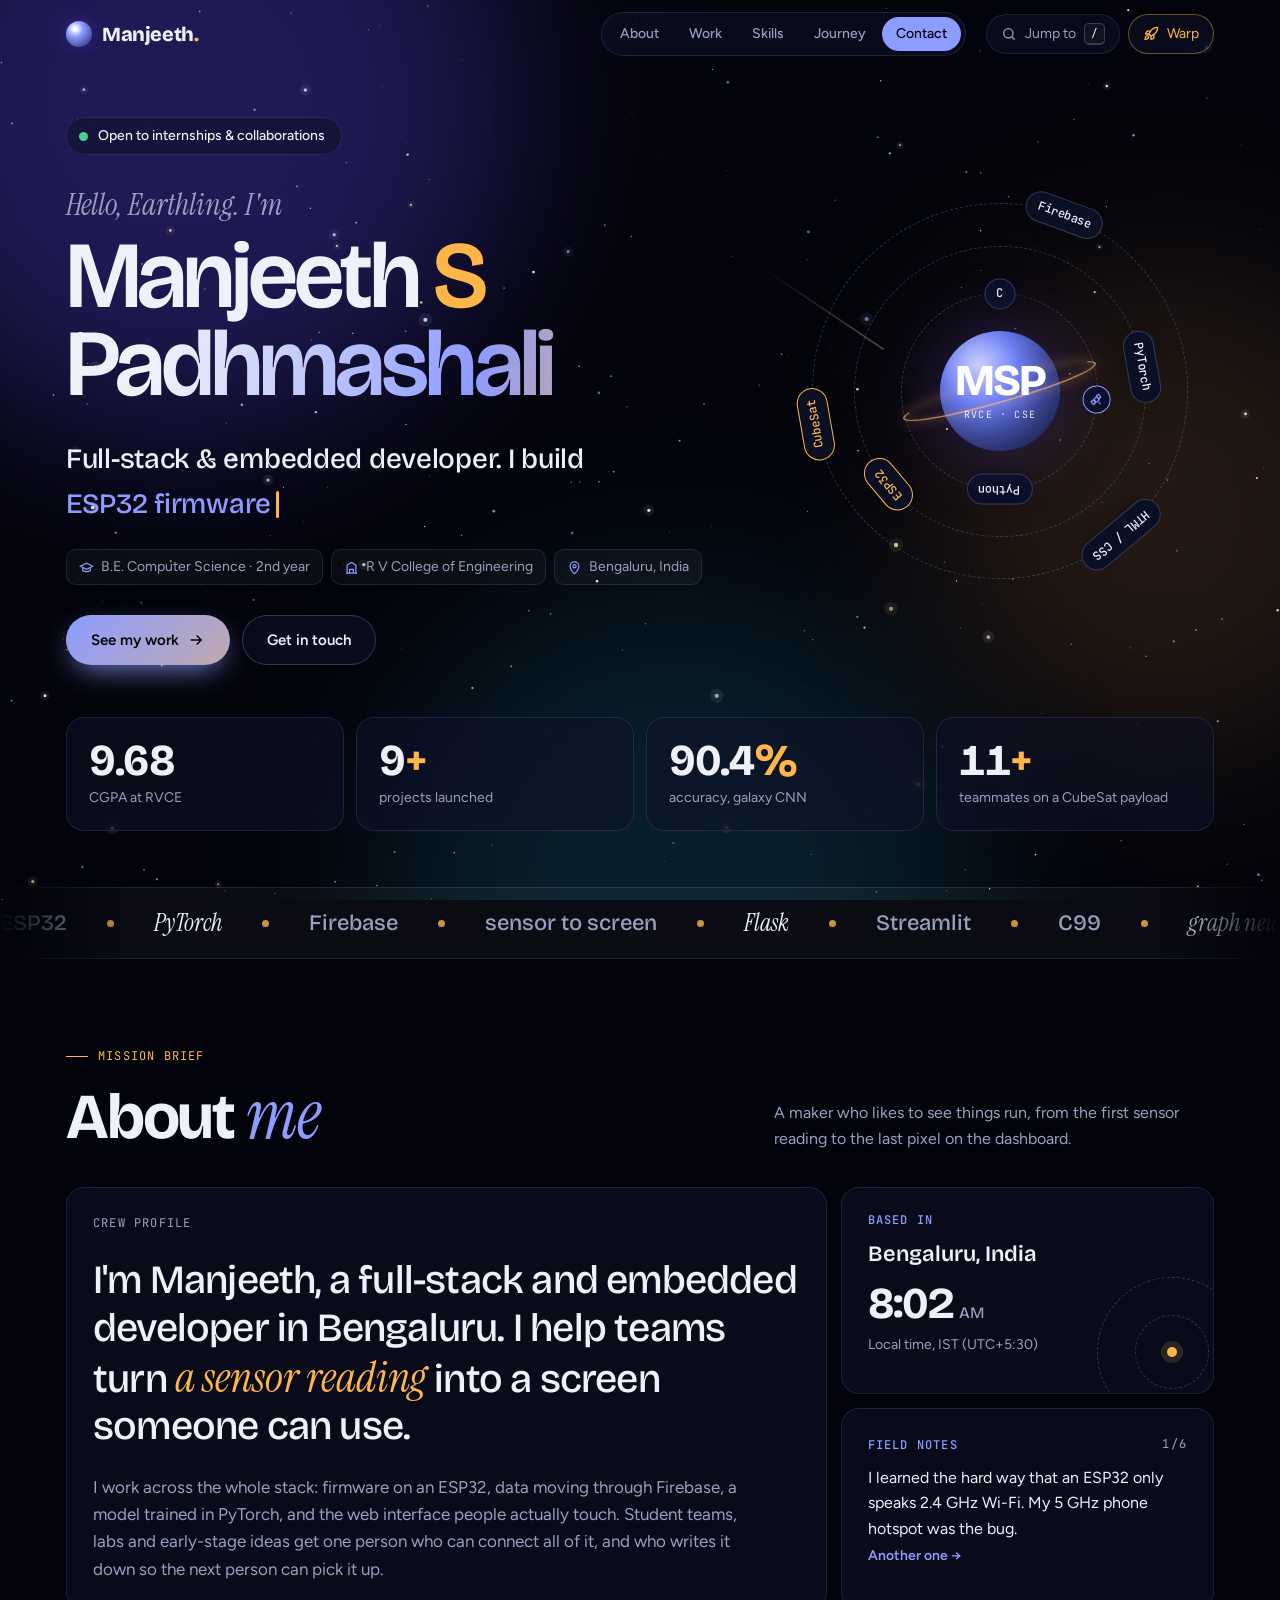
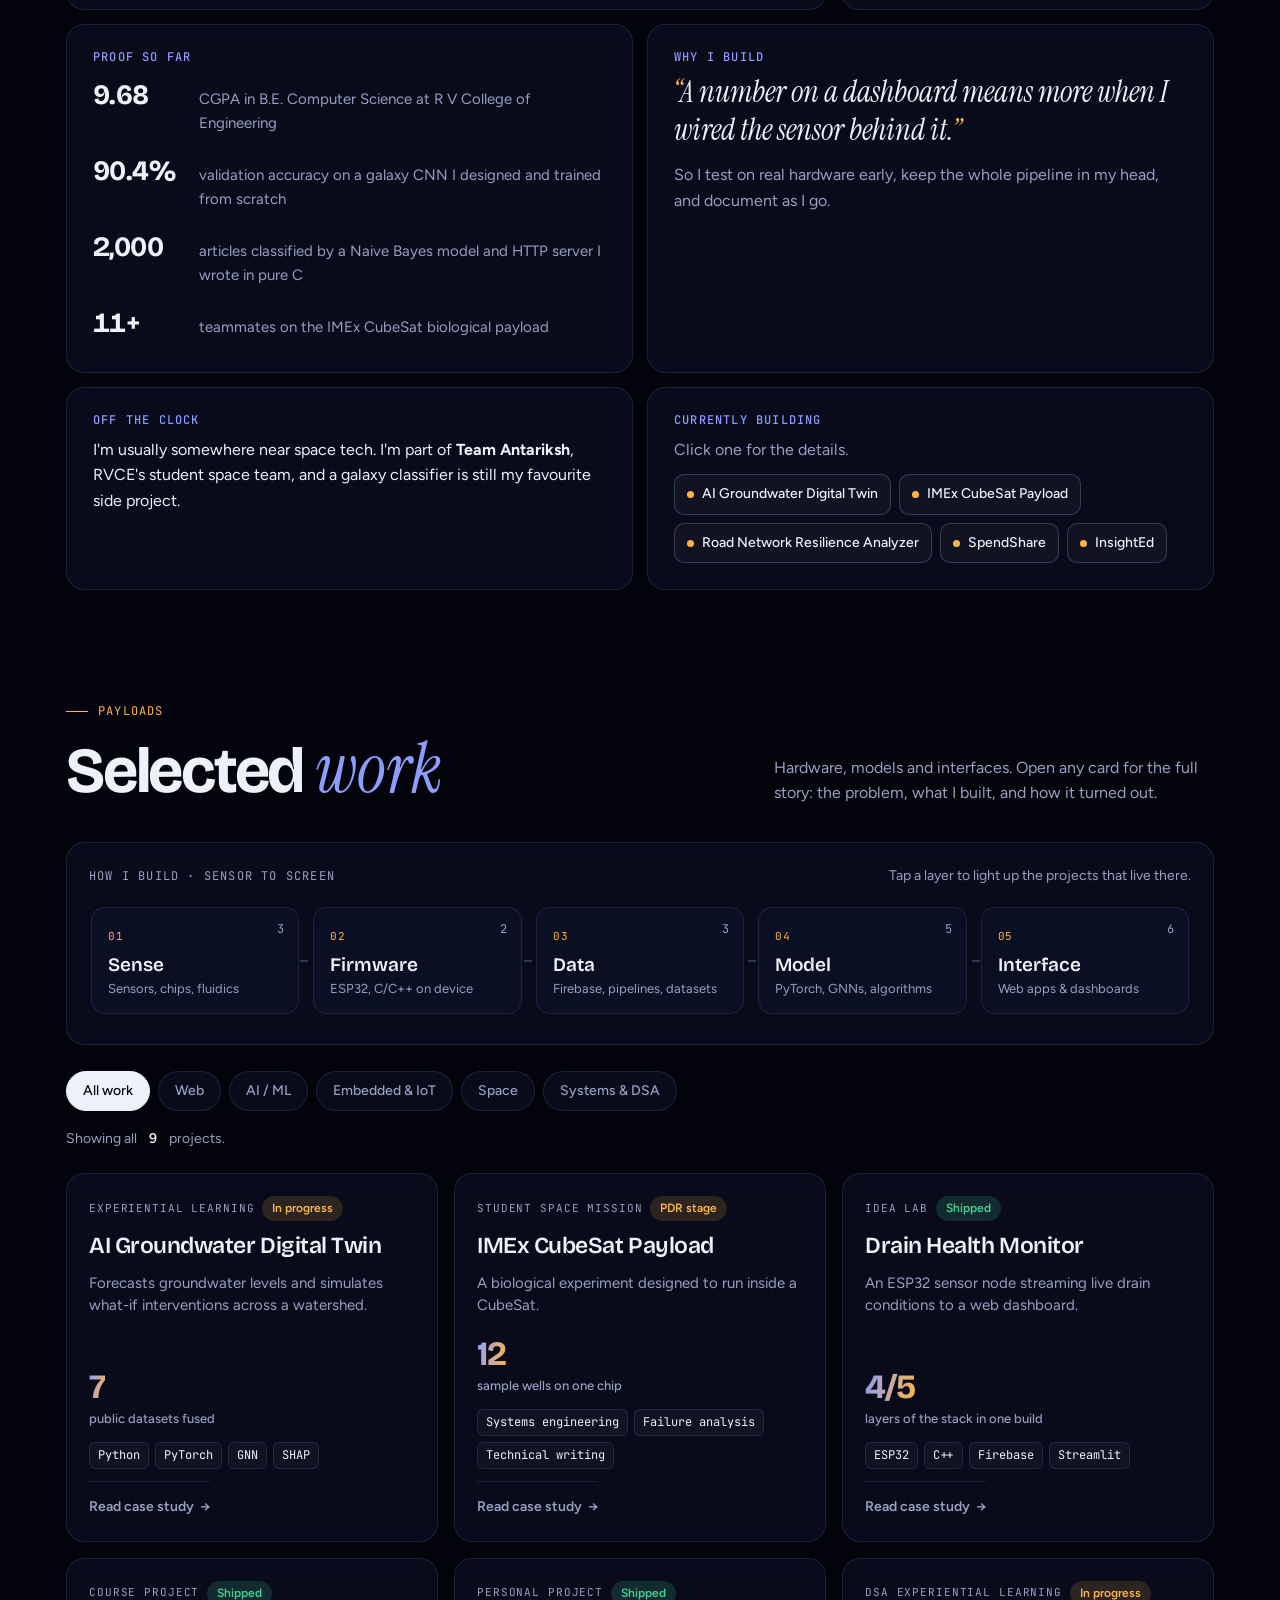
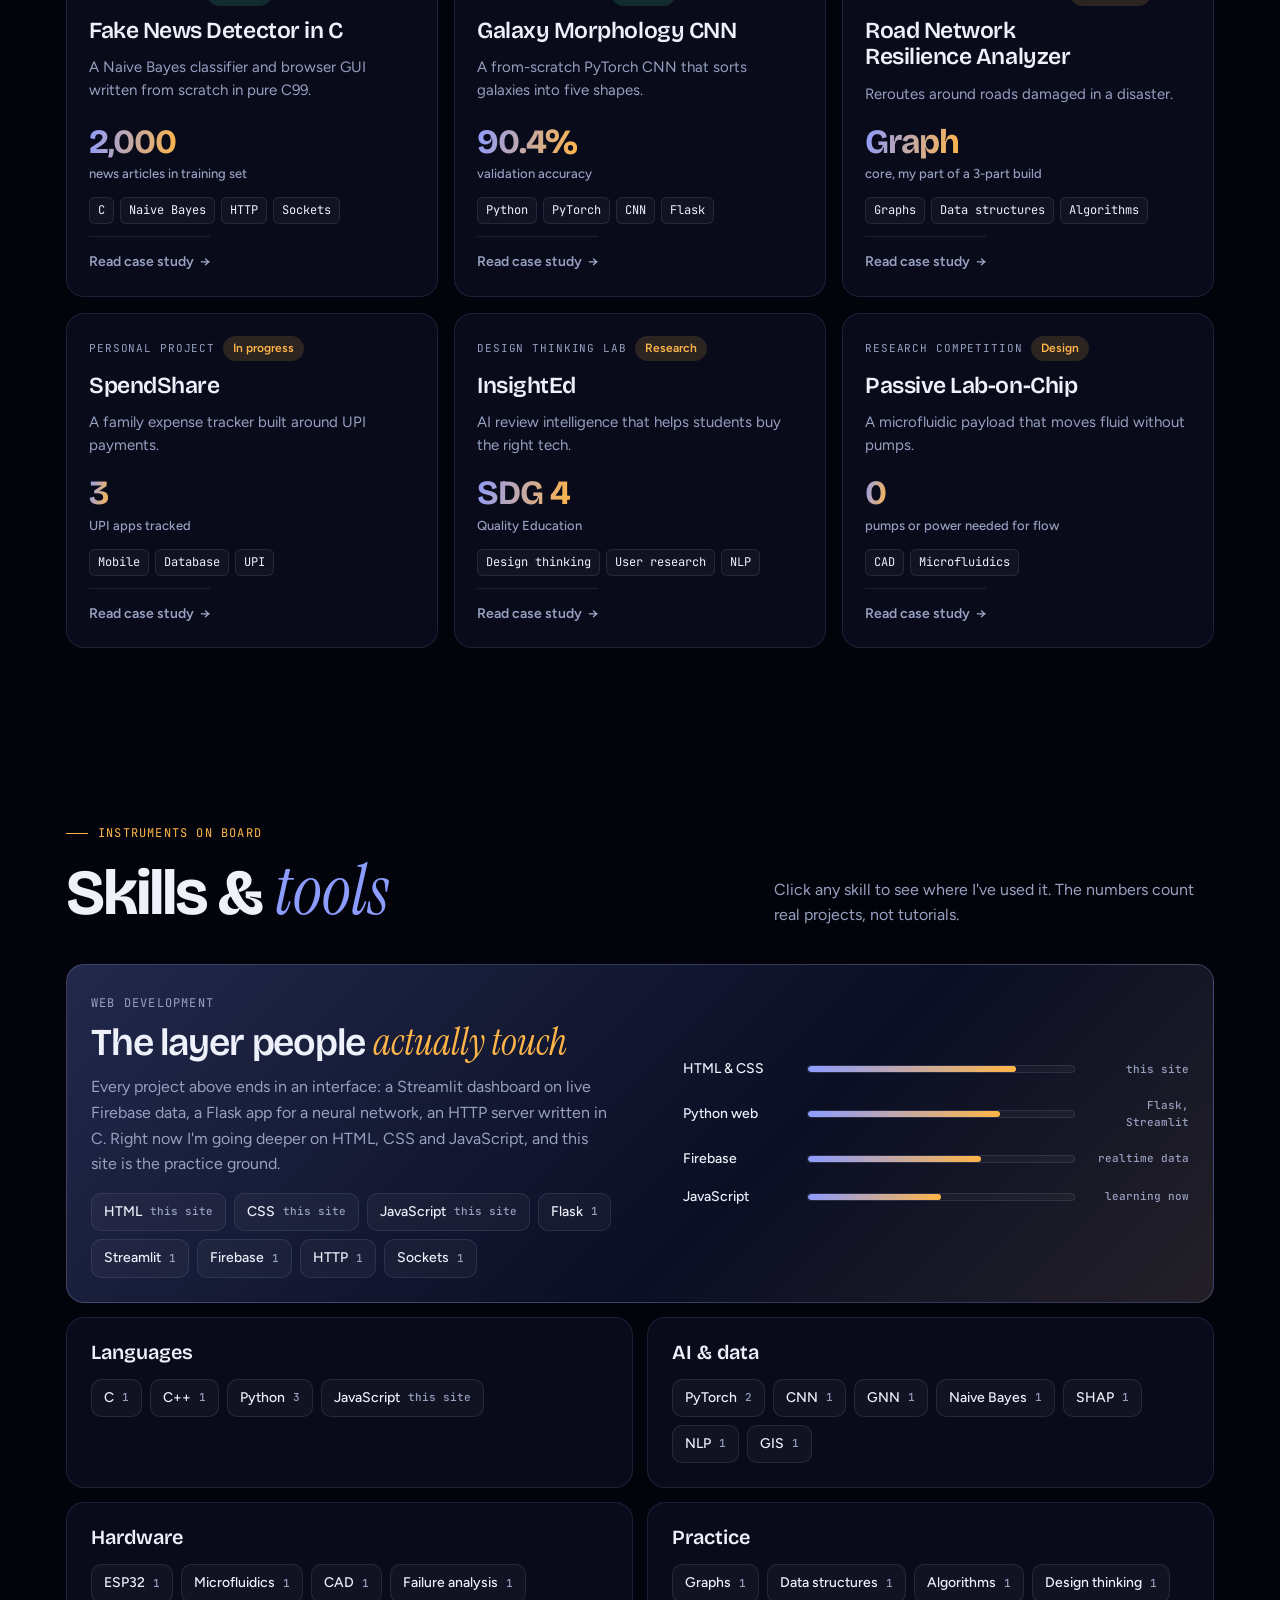
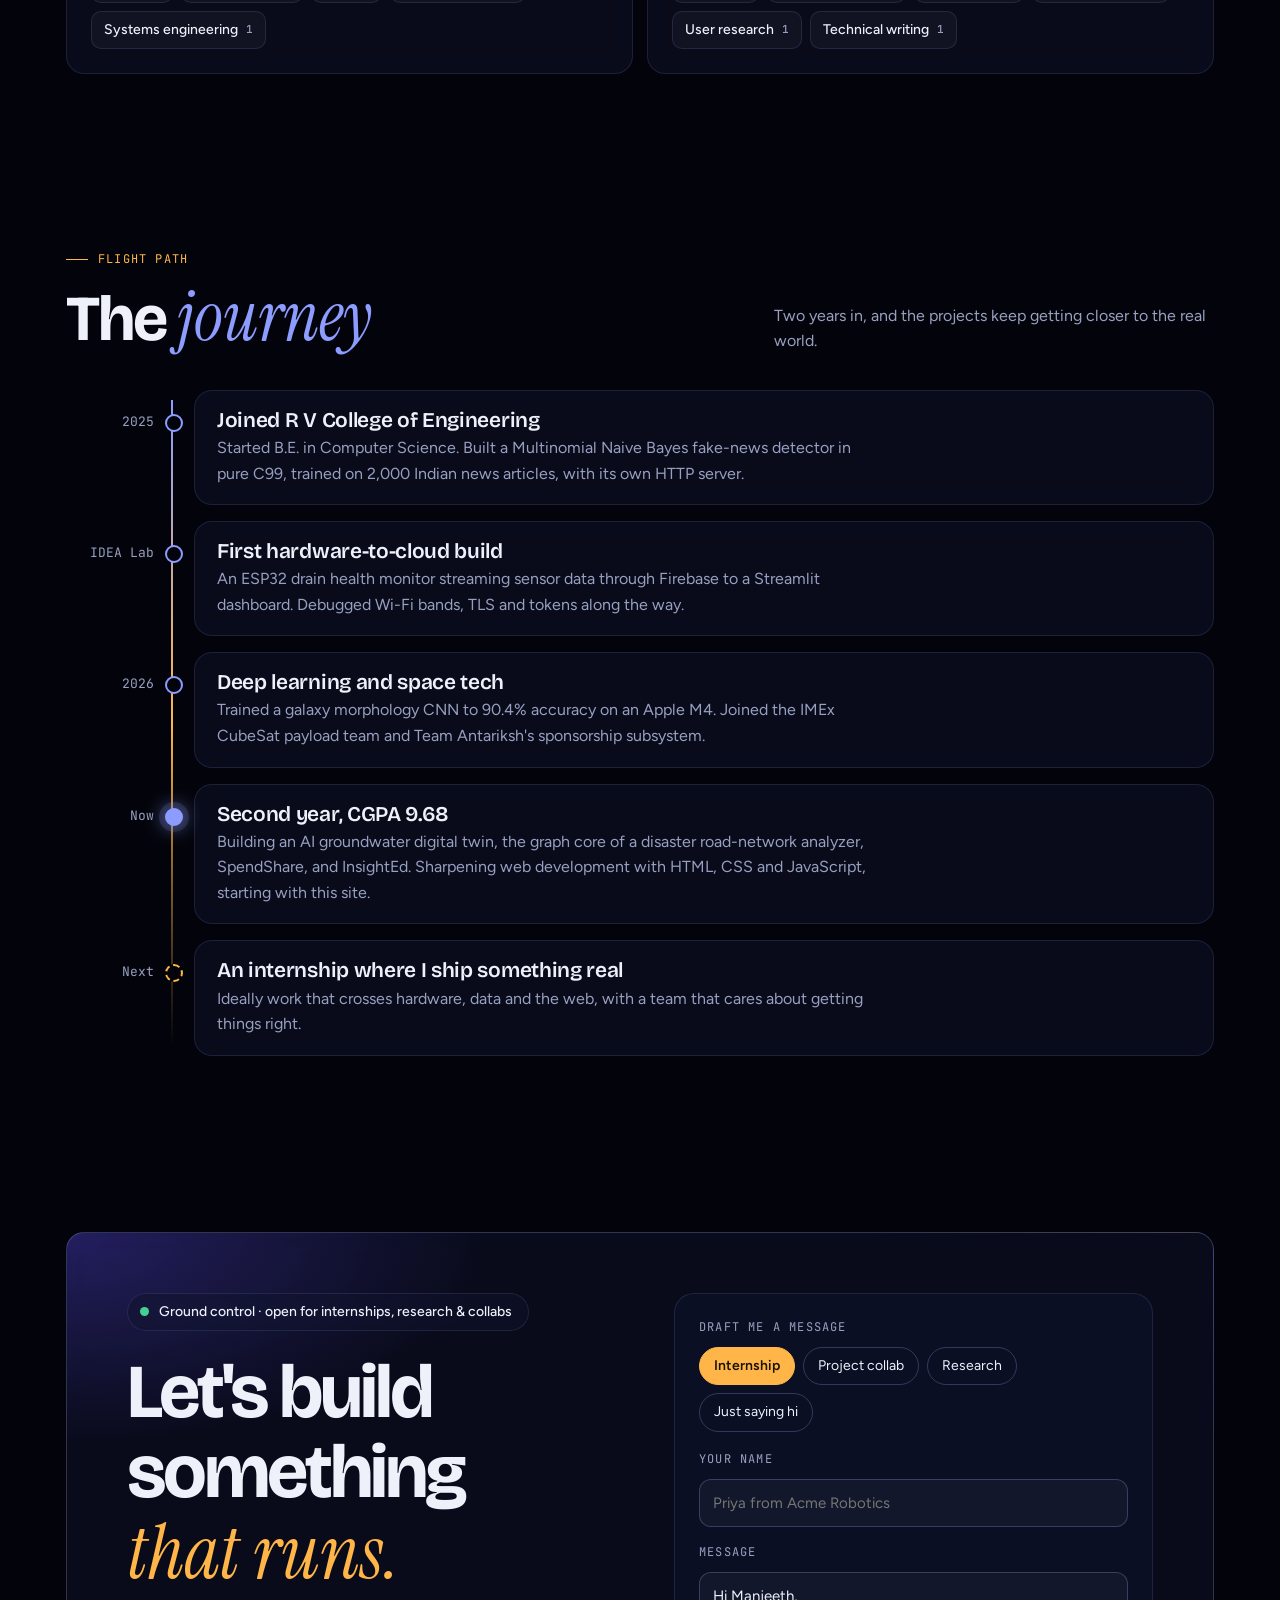
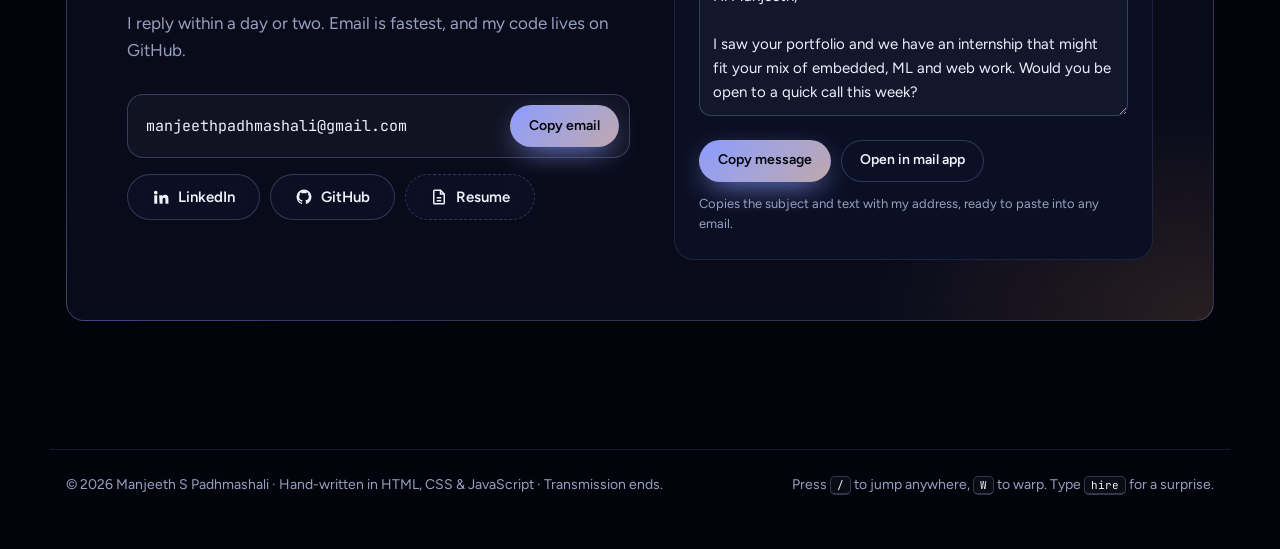
<file: manjeethPortfolio/index.html>
<!doctype html><html><head><meta charset=utf8><meta name=viewport content="width=device-width,initial-scale=1,viewport-fit=cover">  <link rel="stylesheet" href="style.css">
</head><body>
<title>Manjeeth S Padhmashali</title>
<meta name="claude:viewport-fit-sides" content="cover">
<meta name="description" content="Portfolio of Manjeeth S Padhmashali, full-stack and embedded developer, B.E. Computer Science at R V College of Engineering, Bengaluru.">
<link rel="preconnect" href="https://fonts.googleapis.com">
<link rel="preconnect" href="https://fonts.gstatic.com" crossorigin>
<link rel="stylesheet" href="https://fonts.googleapis.com/css2?family=Bricolage+Grotesque:opsz,wght@12..96,300..800&family=Figtree:wght@400;500;600;700&family=Instrument+Serif:ital@0;1&family=JetBrains+Mono:wght@400;500&display=swap">


<div class="aurora" aria-hidden="true"><i></i><i></i><i></i></div>
<canvas id="sky" aria-hidden="true"></canvas>
<div class="cursor-glow" id="cglow" aria-hidden="true"></div>
<div class="progress" id="progress" aria-hidden="true"></div>

<header class="nav" id="nav">
  <div class="wrap nav-in">
    <a class="mark" href="#top" aria-label="Back to top"><span class="mark-dot" aria-hidden="true"></span><b style="font-weight:inherit">Manjeeth<i style="font-style:normal;color:var(--spark)">.</i></b></a>
    <nav class="links" aria-label="Sections">
      <a href="#about">About</a><a href="#work">Work</a><a href="#skills">Skills</a><a href="#journey">Journey</a><a href="#contact">Contact</a>
    </nav>
    <div class="nav-actions">
      <button class="kbd-btn" id="cmdBtn" type="button" aria-label="Open command menu"><svg width="16" height="16" viewBox="0 0 24 24" fill="none" stroke="currentColor" stroke-width="2" stroke-linecap="round"><circle cx="11" cy="11" r="7"/><path d="m20 20-3.5-3.5"/></svg><span>Jump to</span><kbd>/</kbd></button>
      <button class="kbd-btn warp-btn" id="warpBtn" type="button" aria-label="Engage warp drive"><svg width="16" height="16" viewBox="0 0 24 24" fill="none" stroke="currentColor" stroke-width="2" stroke-linecap="round" stroke-linejoin="round"><path d="M5 15c-1.5 1.3-2 5-2 5s3.7-.5 5-2c.7-.8.7-2.1-.1-2.9a2.2 2.2 0 0 0-2.9-.1z"/><path d="m12 15-3-3a22 22 0 0 1 2-3.9A12.9 12.9 0 0 1 22 2c0 2.7-.8 7.5-6 11a22 22 0 0 1-4 2z"/><path d="M9 12H4s.6-3 2-4c1.6-1.1 5 0 5 0M12 15v5s3-.6 4-2c1.1-1.6 0-5 0-5"/></svg><span>Warp</span></button>
    </div>
  </div>
</header>

<main>
<section class="hero" id="top">
  <div class="wrap">
    <div class="hero-grid">
      <div>
        <span class="status"><span class="pulse" aria-hidden="true"></span>Open to internships &amp; collaborations</span>
        <p class="hello">Hello, Earthling. I'm</p>
        <h1 class="name" id="name" aria-label="Manjeeth S Padhmashali"><span class="line" aria-hidden="true">Manjeeth <span class="s-wrap">S</span></span><span class="line" aria-hidden="true">Padhmashali</span></h1>
        <p class="role">Full-stack &amp; embedded developer. I build <span class="rotor-wrap"><span class="rotor" id="rotor">ESP32 firmware</span><span class="caret" aria-hidden="true"></span></span></p>
        <div class="meta">
          <span><svg viewBox="0 0 24 24" fill="none" stroke="currentColor" stroke-width="2"><path d="M22 10 12 5 2 10l10 5 10-5Z"/><path d="M6 12v5c3 2 9 2 12 0v-5"/></svg>B.E. Computer Science · 2nd year</span>
          <span><svg viewBox="0 0 24 24" fill="none" stroke="currentColor" stroke-width="2"><path d="M3 21h18M5 21V8l7-4 7 4v13M9 21v-6h6v6"/></svg>R V College of Engineering</span>
          <span><svg viewBox="0 0 24 24" fill="none" stroke="currentColor" stroke-width="2"><path d="M12 22s7-6.2 7-12a7 7 0 1 0-14 0c0 5.8 7 12 7 12Z"/><circle cx="12" cy="10" r="2.5"/></svg>Bengaluru, India</span>
        </div>
        <div class="cta-row">
          <a class="btn primary magnet" href="#work">See my work <svg viewBox="0 0 24 24" fill="none" stroke="currentColor" stroke-width="2"><path d="M5 12h14M13 6l6 6-6 6"/></svg></a>
          <a class="btn magnet" href="#contact">Get in touch</a>
        </div>
      </div>
      <div>
        <div class="orbit" aria-label="Tools I work with">
          <div class="ring r3" style="--t:60s">
            <div class="sat" style="--a:20deg"><span><b>Firebase</b></span></div>
            <div class="sat" style="--a:140deg"><span><b>HTML / CSS</b></span></div>
            <div class="sat" style="--a:260deg"><span><b class="hot">CubeSat</b></span></div>
          </div>
          <div class="ring r2" style="--t:40s">
            <div class="sat" style="--a:80deg"><span><b>PyTorch</b></span></div>
            <div class="sat" style="--a:230deg"><span><b class="hot">ESP32</b></span></div>
          </div>
          <div class="ring r1" style="--t:26s">
            <div class="sat" style="--a:0deg"><span><b>C</b></span></div>
            <div class="sat" style="--a:180deg"><span><b>Python</b></span></div>
            <div class="sat" style="--a:95deg"><span><b class="craft" aria-label="Satellite"><svg viewBox="0 0 24 24" fill="none" stroke="currentColor" stroke-width="1.8" stroke-linecap="round"><rect x="9" y="9" width="6" height="6" rx="1" transform="rotate(45 12 12)"/><path d="m4 10 4-4 3 3-4 4zM13 17l4-4 3 3-4 4zM16 8l2-2"/></svg></b></span></div>
          </div>
          <div class="planet"><div><strong>MSP</strong><small>RVCE · CSE</small></div></div>
        </div>
      </div>
    </div>

    <div class="stats" role="list">
      <div class="stat" role="listitem"><b>9.68</b><span>CGPA at RVCE</span></div>
      <div class="stat" role="listitem"><b>9<em>+</em></b><span>projects launched</span></div>
      <div class="stat" role="listitem"><b>90.4<em>%</em></b><span>accuracy, galaxy CNN</span></div>
      <div class="stat" role="listitem"><b>11<em>+</em></b><span>teammates on a CubeSat payload</span></div>
    </div>
  </div>
</section>

<div class="marquee" aria-hidden="true"><div class="marquee-track" id="marquee"></div></div>

<section class="block" id="about">
  <div class="wrap">
    <div class="sec-head">
      <div><span class="eyebrow">Mission brief</span><h2>About <span class="serif">me</span></h2></div>
      <p>A maker who likes to see things run, from the first sensor reading to the last pixel on the dashboard.</p>
    </div>
    <div class="bento">
      <div class="glass spot tile t-lede">
        <span class="eyebrow">Crew profile</span>
        <p class="lede">I'm Manjeeth, a full-stack and embedded developer in Bengaluru. I help teams turn <span class="serif">a sensor reading</span> into a screen someone can use.</p>
        <p class="body">I work across the whole stack: firmware on an ESP32, data moving through Firebase, a model trained in PyTorch, and the web interface people actually touch. Student teams, labs and early-stage ideas get one person who can connect all of it, and who writes it down so the next person can pick it up.</p>
      </div>
      <div class="glass spot tile t-place">
        <span class="place-map" aria-hidden="true"></span>
        <h3>Based in</h3>
        <p class="place-name">Bengaluru, India</p>
        <div class="place-time" id="clock">--:--</div>
        <p class="place-sub">Local time, IST (UTC+5:30)</p>
      </div>
      <div class="glass spot tile t-fact">
        <div class="fact-top"><h3>Field notes</h3><span class="eyebrow" id="factN">1/6</span></div>
        <p id="factText">I learned the hard way that an ESP32 only speaks 2.4 GHz Wi-Fi. My 5 GHz phone hotspot was the bug.</p>
        <button class="link-btn" id="factBtn" type="button">Another one →</button>
      </div>
      <div class="glass spot tile t-proof">
        <h3>Proof so far</h3>
        <ul class="proof-list">
          <li><b>9.68</b><span>CGPA in B.E. Computer Science at R V College of Engineering</span></li>
          <li><b>90.4%</b><span>validation accuracy on a galaxy CNN I designed and trained from scratch</span></li>
          <li><b>2,000</b><span>articles classified by a Naive Bayes model and HTTP server I wrote in pure C</span></li>
          <li><b>11+</b><span>teammates on the IMEx CubeSat biological payload</span></li>
        </ul>
      </div>
      <div class="glass spot tile t-why">
        <h3>Why I build</h3>
        <p class="quote">A number on a dashboard means more when I wired the sensor behind it.</p>
        <p class="dim" style="margin-top:14px">So I test on real hardware early, keep the whole pipeline in my head, and document as I go.</p>
      </div>
      <div class="glass spot tile t-off">
        <h3>Off the clock</h3>
        <p>I'm usually somewhere near space tech. I'm part of <b>Team Antariksh</b>, RVCE's student space team, and a galaxy classifier is still my favourite side project.</p>
      </div>
      <div class="glass spot tile t-now">
        <h3>Currently building</h3>
        <p class="dim">Click one for the details.</p>
        <div class="now-list" id="nowList"></div>
      </div>
    </div>
  </div>
</section>

<section class="block" id="work" style="padding-top:24px">
  <div class="wrap">
    <div class="sec-head">
      <div><span class="eyebrow">Payloads</span><h2>Selected <span class="serif">work</span></h2></div>
      <p>Hardware, models and interfaces. Open any card for the full story: the problem, what I built, and how it turned out.</p>
    </div>
    <div class="glass path">
      <div class="path-label">
        <span class="eyebrow">How I build · sensor to screen</span>
        <p>Tap a layer to light up the projects that live there.</p>
      </div>
      <div class="track-scroll"><div class="track" id="track"><span class="packet" aria-hidden="true"></span></div></div>
    </div>
    <div class="filters" id="filters" role="group" aria-label="Filter projects"></div>
    <div class="filter-note" id="note" aria-live="polite"></div>
    <div class="grid" id="grid"></div>
  </div>
</section>

<section class="block" id="skills">
  <div class="wrap">
    <div class="sec-head">
      <div><span class="eyebrow">Instruments on board</span><h2>Skills &amp; <span class="serif">tools</span></h2></div>
      <p>Click any skill to see where I've used it. The numbers count real projects, not tutorials.</p>
    </div>
    <div class="skill-grid" id="skillGrid"></div>
  </div>
</section>

<section class="block" id="journey">
  <div class="wrap">
    <div class="sec-head">
      <div><span class="eyebrow">Flight path</span><h2>The <span class="serif">journey</span></h2></div>
      <p>Two years in, and the projects keep getting closer to the real world.</p>
    </div>
    <ol class="timeline">
      <li class="tl"><time>2025</time><div class="glass"><h3>Joined R V College of Engineering</h3><p>Started B.E. in Computer Science. Built a Multinomial Naive Bayes fake-news detector in pure C99, trained on 2,000 Indian news articles, with its own HTTP server.</p></div></li>
      <li class="tl"><time>IDEA Lab</time><div class="glass"><h3>First hardware-to-cloud build</h3><p>An ESP32 drain health monitor streaming sensor data through Firebase to a Streamlit dashboard. Debugged Wi-Fi bands, TLS and tokens along the way.</p></div></li>
      <li class="tl"><time>2026</time><div class="glass"><h3>Deep learning and space tech</h3><p>Trained a galaxy morphology CNN to 90.4% accuracy on an Apple M4. Joined the IMEx CubeSat payload team and Team Antariksh's sponsorship subsystem.</p></div></li>
      <li class="tl now"><time>Now</time><div class="glass"><h3>Second year, CGPA 9.68</h3><p>Building an AI groundwater digital twin, the graph core of a disaster road-network analyzer, SpendShare, and InsightEd. Sharpening web development with HTML, CSS and JavaScript, starting with this site.</p></div></li>
      <li class="tl next"><time>Next</time><div class="glass"><h3>An internship where I ship something real</h3><p>Ideally work that crosses hardware, data and the web, with a team that cares about getting things right.</p></div></li>
    </ol>
  </div>
</section>

<section class="block" id="contact">
  <div class="wrap">
    <div class="glass contact">
      <div>
        <span class="status"><span class="pulse" aria-hidden="true"></span>Ground control · open for internships, research &amp; collabs</span>
        <h2>Let's build something <span class="serif">that runs.</span></h2>
        <p class="sub">I reply within a day or two. Email is fastest, and my code lives on GitHub.</p>
        <div class="email-row">
          <code id="email">manjeethpadhmashali@gmail.com</code>
          <button class="btn primary sm" id="copyEmail" type="button">Copy email</button>
        </div>
        <div class="social">
          <a class="btn magnet" id="lnLinkedin" href="#" target="_blank" rel="noopener"><svg viewBox="0 0 24 24" fill="currentColor"><path d="M4.98 3.5a2.5 2.5 0 1 1 0 5 2.5 2.5 0 0 1 0-5ZM3 9.5h4V21H3zM9.5 9.5h3.8v1.6h.06c.53-1 1.83-2.06 3.77-2.06 4.03 0 4.77 2.65 4.77 6.1V21h-4v-5.2c0-1.24-.02-2.84-1.73-2.84-1.73 0-2 1.35-2 2.75V21h-4z"/></svg>LinkedIn</a>
          <a class="btn magnet" id="lnGithub" href="#" target="_blank" rel="noopener"><svg viewBox="0 0 24 24" fill="currentColor"><path d="M12 2a10 10 0 0 0-3.16 19.49c.5.09.68-.22.68-.48v-1.7c-2.78.6-3.37-1.34-3.37-1.34-.45-1.16-1.11-1.47-1.11-1.47-.91-.62.07-.6.07-.6 1 .07 1.53 1.03 1.53 1.03.9 1.53 2.35 1.09 2.92.83.09-.65.35-1.09.63-1.34-2.22-.25-4.55-1.11-4.55-4.94 0-1.09.39-1.98 1.03-2.68-.1-.25-.45-1.27.1-2.65 0 0 .84-.27 2.75 1.02a9.6 9.6 0 0 1 5 0c1.91-1.29 2.75-1.02 2.75-1.02.55 1.38.2 2.4.1 2.65.64.7 1.03 1.59 1.03 2.68 0 3.84-2.34 4.68-4.57 4.93.36.31.68.92.68 1.85v2.74c0 .27.18.58.69.48A10 10 0 0 0 12 2Z"/></svg>GitHub</a>
          <a class="btn magnet" id="lnResume" href="#" target="_blank" rel="noopener"><svg viewBox="0 0 24 24" fill="none" stroke="currentColor" stroke-width="2"><path d="M14 3H6a1 1 0 0 0-1 1v16a1 1 0 0 0 1 1h12a1 1 0 0 0 1-1V8z"/><path d="M14 3v5h5M9 13h6M9 17h6"/></svg>Resume</a>
        </div>
      </div>
      <form class="composer" id="composer" novalidate>
        <label>Draft me a message</label>
        <div class="topics" role="group" aria-label="What is it about">
          <button type="button" class="topic" aria-pressed="true" data-t="internship">Internship</button>
          <button type="button" class="topic" aria-pressed="false" data-t="collab">Project collab</button>
          <button type="button" class="topic" aria-pressed="false" data-t="research">Research</button>
          <button type="button" class="topic" aria-pressed="false" data-t="hi">Just saying hi</button>
        </div>
        <label for="cName">Your name</label>
        <input id="cName" type="text" placeholder="Priya from Acme Robotics" autocomplete="name">
        <label for="cMsg">Message</label>
        <textarea id="cMsg" rows="5"></textarea>
        <div class="row">
          <button class="btn primary sm" type="submit">Copy message</button>
          <a class="btn sm" id="mailLink" href="#">Open in mail app</a>
        </div>
        <p class="hint">Copies the subject and text with my address, ready to paste into any email.</p>
      </form>
    </div>
  </div>
</section>
</main>

<footer>
  <div class="wrap foot">
    <span>© 2026 Manjeeth S Padhmashali · Hand-written in HTML, CSS &amp; JavaScript · Transmission ends.</span>
    <span>Press <kbd>/</kbd> to jump anywhere, <kbd>W</kbd> to warp. Type <kbd>hire</kbd> for a surprise.</span>
  </div>
</footer>

<dialog id="proj" aria-labelledby="dTitle"><div id="dBody"></div></dialog>

<dialog id="palette" aria-label="Command menu">
  <div class="p-search">
    <svg width="18" height="18" viewBox="0 0 24 24" fill="none" stroke="currentColor" stroke-width="2" stroke-linecap="round"><circle cx="11" cy="11" r="7"/><path d="m20 20-3.5-3.5"/></svg>
    <input id="pInput" type="text" placeholder="Jump to a section, project or action…" autocomplete="off" aria-label="Search commands">
    <kbd>esc</kbd>
  </div>
  <ul class="p-list" id="pList" role="listbox"></ul>
  <div class="p-foot"><span><kbd>↑</kbd> <kbd>↓</kbd> move</span><span><kbd>enter</kbd> open</span><span><kbd>/</kbd> or <kbd>ctrl K</kbd> anywhere</span></div>
</dialog>

<canvas id="confetti" aria-hidden="true"></canvas>
<div class="toast" id="toast" role="status"></div>

<script src="script.js" defer></script>

</body></html>
</file>
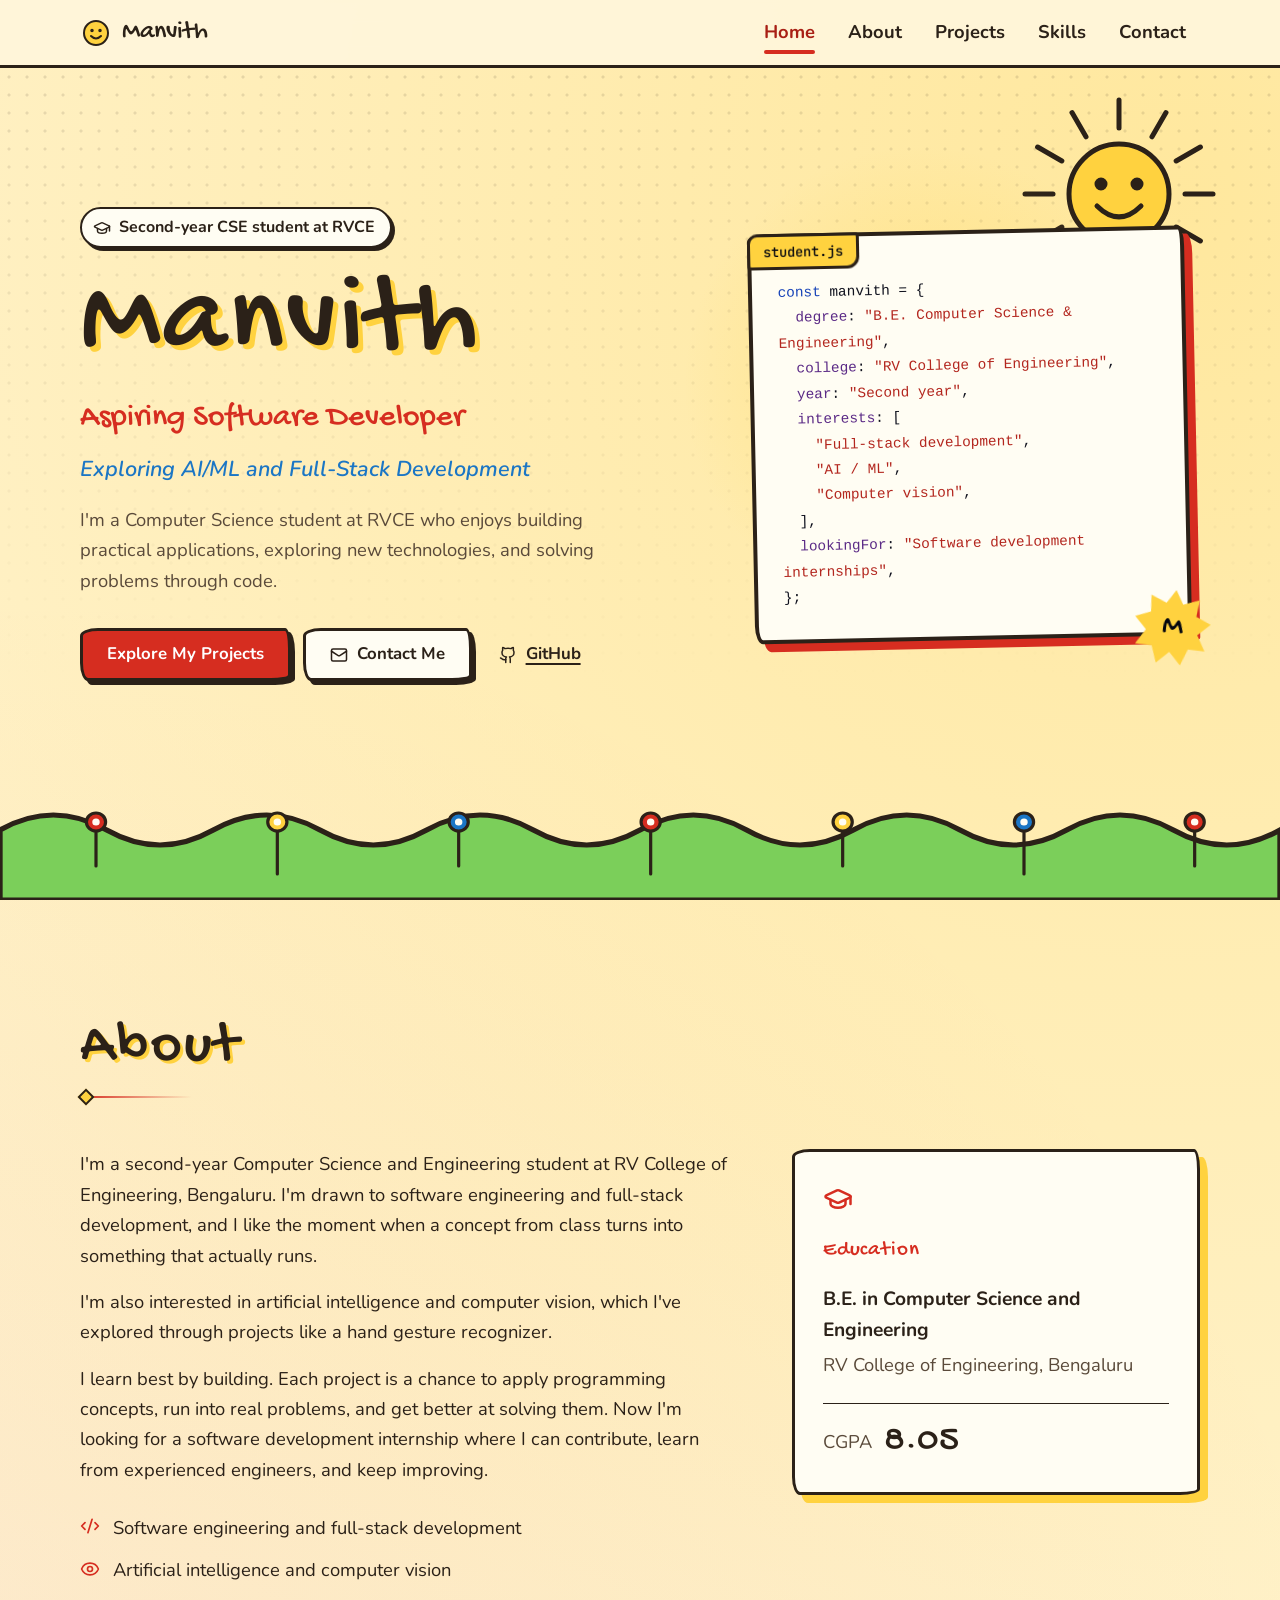
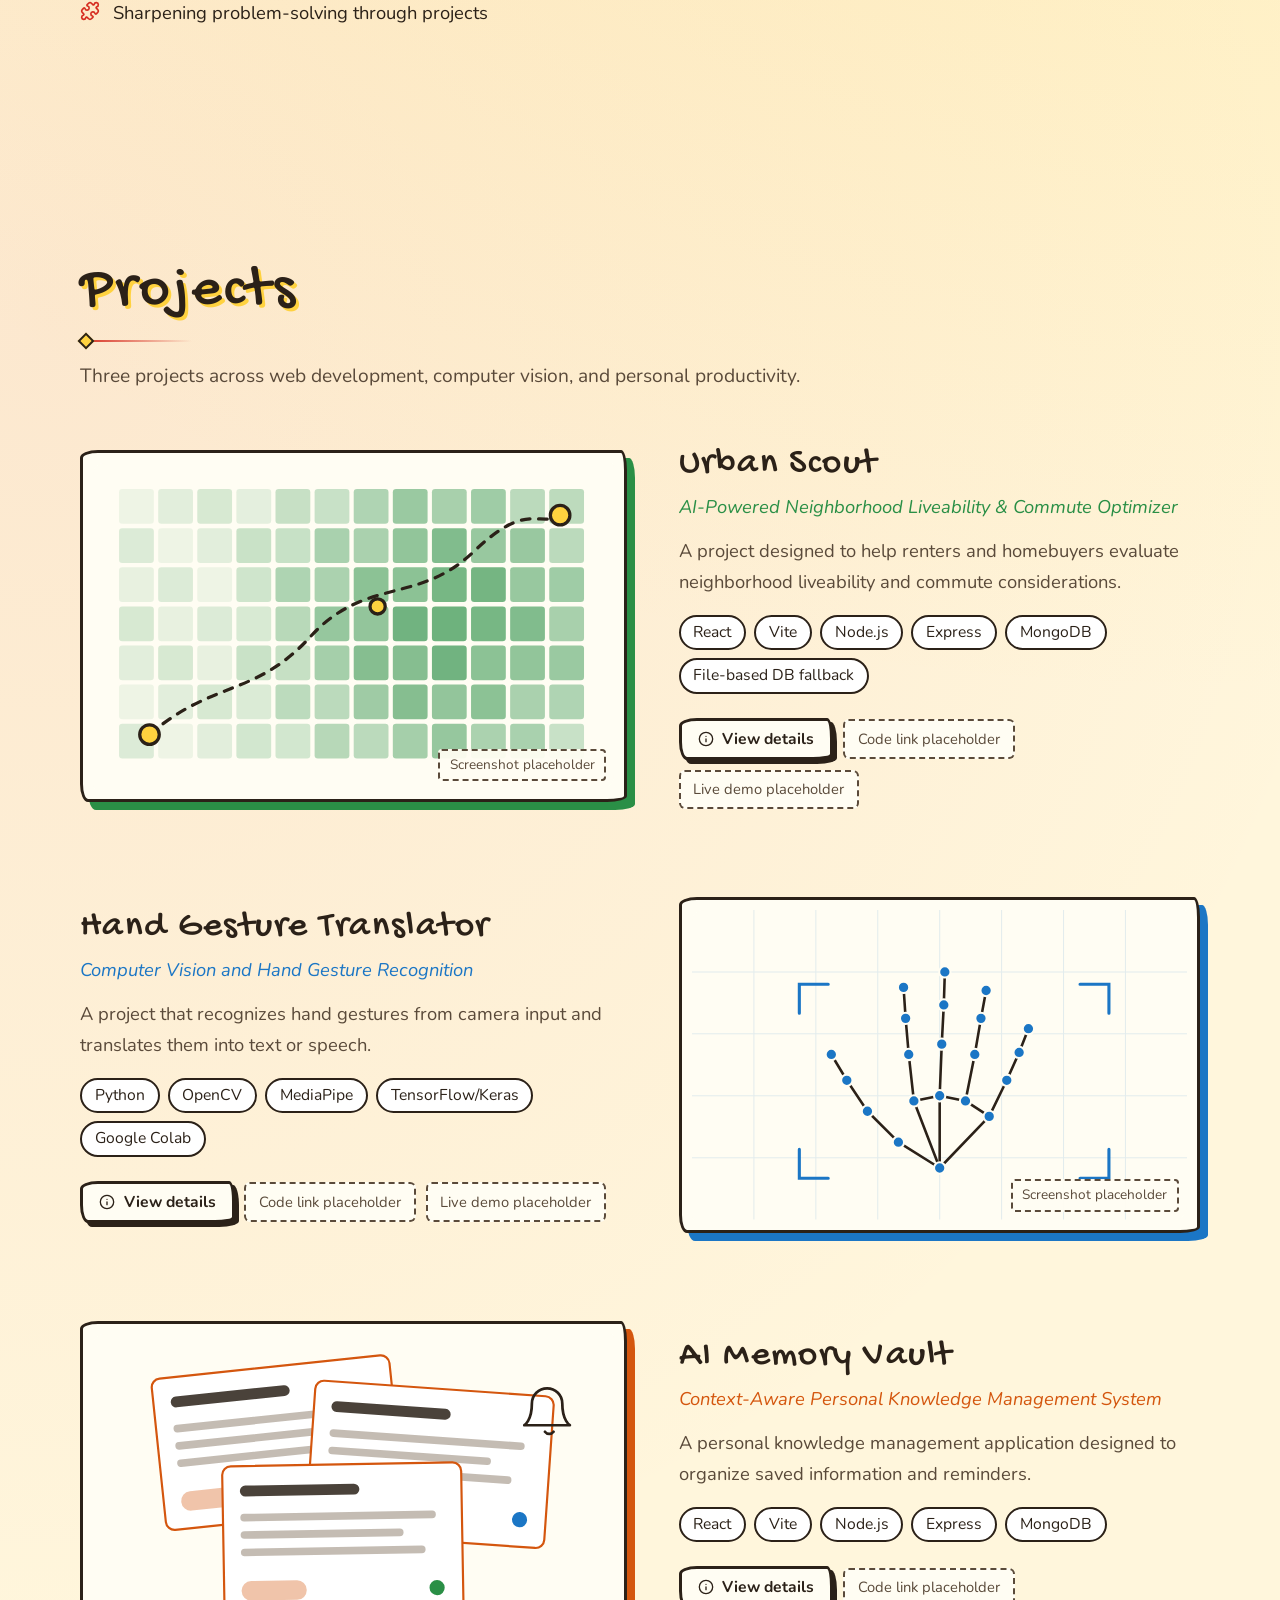
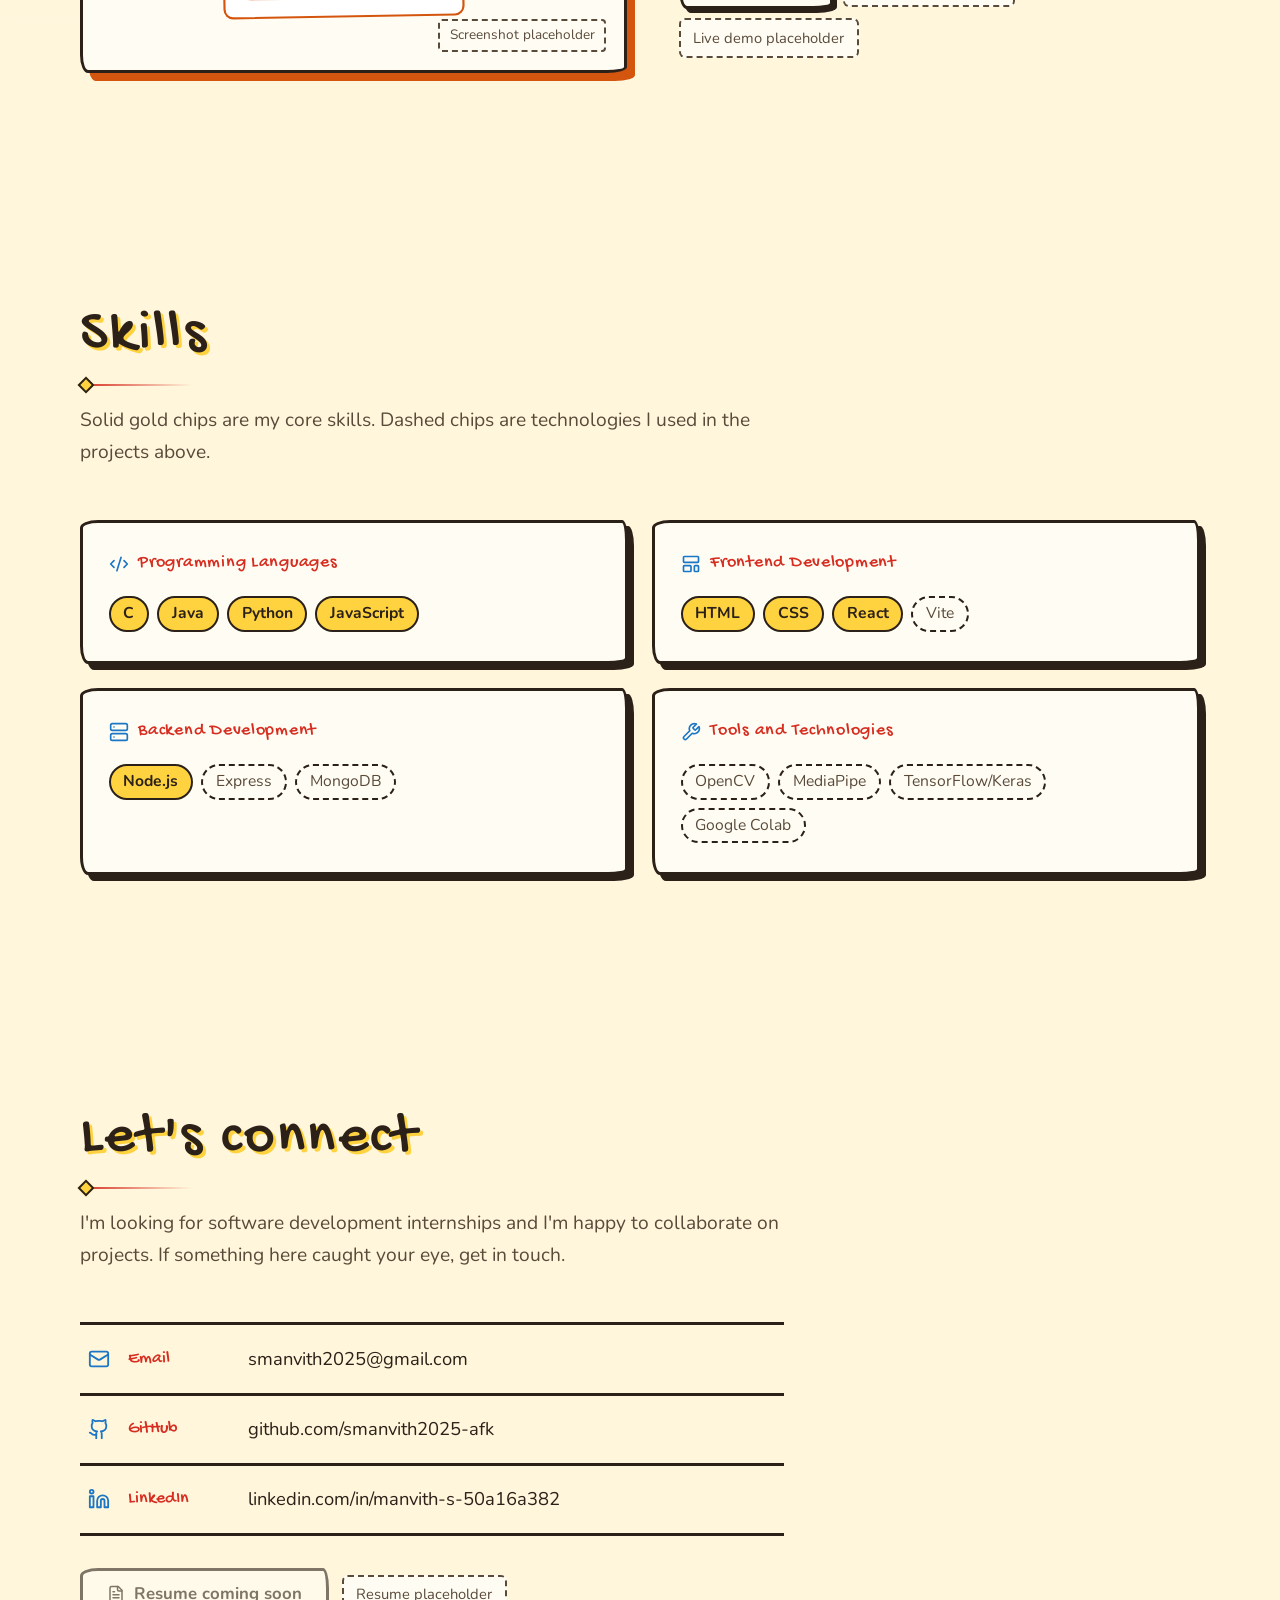
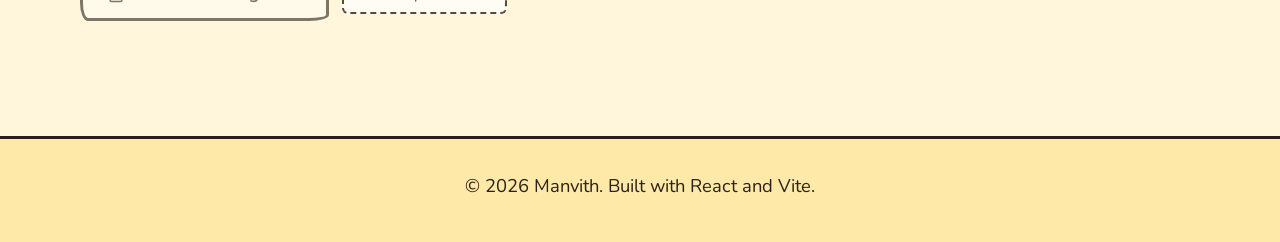
<file: manvith-portfolio/Manvith _ Portfolio.html>
<!doctype html>
<html lang="en">
  <head>
    <meta charset="UTF-8" />
    <meta name="viewport" content="width=device-width, initial-scale=1.0" />
    <meta name="theme-color" content="#fff6dc" />
    <meta
      name="description"
      content="Manvith is a second-year Computer Science and Engineering student at RVCE, Bengaluru, exploring AI/ML and full-stack development. Looking for software development internships."
    />
    <title>Manvith | Aspiring Software Developer</title>
    
    <link rel="preconnect" href="https://fonts.googleapis.com" />
    <link rel="preconnect" href="https://fonts.gstatic.com" crossorigin />
    <link
      href="https://fonts.googleapis.com/css2?family=Gochi+Hand&family=Nunito:ital,wght@0,400;0,600;0,700;1,400&family=JetBrains+Mono:wght@400;500&display=swap"
      rel="stylesheet"
    />
    
    
  <style>:root{--night: #fff6dc;--night-2: #fffdf3;--night-3: #ffe9a8;--line: #2b2118;--parchment: #2b2118;--mist: #5a4a3a;--gold: #d62d20;--gold-deep: #a81f14;--violet: #ffd23f;--cyan: #1b76c5;--crimson: #d62d20;--font-display: "Gochi Hand", "Comic Sans MS", "Chalkboard SE", cursive;--font-body: "Nunito", "Segoe UI", system-ui, sans-serif;--font-mono: "JetBrains Mono", ui-monospace, SFMono-Regular, Menlo, monospace;--maxw: 1120px;--nav-h: 68px}*,*:before,*:after{box-sizing:border-box}html{-webkit-text-size-adjust:100%}@media (prefers-reduced-motion: no-preference){html{scroll-behavior:smooth}}body{margin:0;min-height:100vh;background-color:var(--night);background-image:radial-gradient(ellipse at 12% -8%,rgba(255,77,77,.14),transparent 55%),radial-gradient(ellipse at 92% 6%,rgba(77,163,255,.16),transparent 50%);background-repeat:no-repeat;color:var(--parchment);font-family:var(--font-body);font-size:1.125rem;line-height:1.65;font-synthesis:none}body:has(dialog[open]){overflow:hidden}h1,h2,h3,h4{font-family:var(--font-display);font-weight:400;letter-spacing:.04em;margin:0}p{margin:0 0 1rem}a{color:inherit}ul{list-style:none;margin:0;padding:0}:focus-visible{outline:3px solid var(--cyan);outline-offset:3px;border-radius:4px}.skip-link{position:absolute;left:1rem;top:-4rem;z-index:100;background:var(--gold);color:var(--night);padding:.6rem 1rem;font-weight:700;text-decoration:none}.skip-link:focus{top:1rem}.container{width:min(100% - 2.5rem,var(--maxw));margin-inline:auto}.section{padding-block:clamp(4.5rem,9vw,7.5rem);scroll-margin-top:var(--nav-h)}.section-heading{margin-bottom:clamp(2rem,4vw,3.25rem);max-width:46rem}.section-heading__title{font-size:clamp(2.2rem,5vw,3.4rem);line-height:1.1;color:var(--parchment)}.section-heading__rule{display:block;width:7rem;height:2px;margin:1rem 0 1.2rem;background:linear-gradient(90deg,var(--gold),transparent);position:relative}.section-heading__rule:before{content:"";position:absolute;left:0;top:-4px;width:9px;height:9px;background:var(--gold);transform:rotate(45deg)}.section-heading__intro{color:var(--mist);font-size:1.2rem;max-width:60ch}.btn{display:inline-flex;align-items:center;justify-content:center;gap:.55rem;padding:.85rem 1.5rem;border:1.5px solid transparent;border-radius:6px;font:700 1.05rem/1.2 var(--font-body);text-decoration:none;cursor:pointer;transition:background-color .2s,border-color .2s,color .2s,transform .2s}.btn--primary{background:var(--gold);color:var(--night)}.btn--primary:hover{background:#f0c870;transform:translateY(-1px)}.btn--ghost{background:transparent;color:var(--parchment);border-color:var(--gold-deep)}.btn--ghost:hover{border-color:var(--gold);color:var(--gold)}.btn--text{background:transparent;color:var(--mist);padding-inline:.75rem}.btn--text:hover{color:var(--cyan)}.btn--sm{padding:.55rem 1rem;font-size:.98rem}.btn:disabled{opacity:.6;cursor:not-allowed;transform:none}.chips{display:flex;flex-wrap:wrap;gap:.5rem}.chip{padding:.25rem .8rem;border:1px solid var(--line);border-radius:999px;background:#ffffff0a;color:var(--parchment);font-size:.98rem;line-height:1.5}.chip--core{border:1.5px solid var(--gold);background:#ff4d4d24;color:var(--gold);font-weight:700}.chip--project{border:1.5px dashed var(--mist);background:transparent;color:var(--mist)}.placeholder-tag{display:inline-flex;align-items:center;padding:.35rem .8rem;border:1.5px dashed var(--gold-deep);border-radius:6px;color:var(--mist);font-size:.92rem}.navbar{position:sticky;top:0;z-index:50;height:var(--nav-h);background:#070b1dd6;backdrop-filter:blur(10px);-webkit-backdrop-filter:blur(10px);border-bottom:1px solid var(--line)}.navbar__inner{width:min(100% - 2.5rem,var(--maxw));height:100%;margin-inline:auto;display:flex;align-items:center;justify-content:space-between}.brand{display:inline-flex;align-items:center;gap:.6rem;font-family:var(--font-display);font-weight:700;font-size:1.25rem;text-decoration:none;color:var(--parchment)}.brand__crest{width:32px;height:32px;color:var(--ink)}.navbar__nav ul{display:flex;gap:.25rem}.navlink{position:relative;display:block;padding:.5rem .9rem;text-decoration:none;color:var(--mist);font-weight:500;transition:color .2s}.navlink:after{content:"";position:absolute;left:.9rem;right:.9rem;bottom:2px;height:2px;background:var(--gold);transform:scaleX(0);transition:transform .25s}.navlink:hover,.navlink.is-active{color:var(--gold)}.navlink:hover:after,.navlink.is-active:after{transform:scaleX(1)}.navbar__toggle{display:none;background:transparent;border:1px solid var(--line);color:var(--parchment);border-radius:6px;width:44px;height:44px;align-items:center;justify-content:center;cursor:pointer}@media (max-width: 760px){.navbar__toggle{display:inline-flex}.navbar__nav{position:absolute;top:var(--nav-h);left:0;right:0;background:var(--night-2);border-bottom:1px solid var(--line);padding:.5rem 1.25rem 1rem;display:none}.navbar__nav.is-open{display:block}.navbar__nav ul{flex-direction:column}.navlink{padding:.85rem .25rem}.navlink:after{left:.25rem;right:auto;width:2rem;bottom:6px}}.hero{position:relative;min-height:calc(100svh - var(--nav-h));display:grid;align-items:center;padding-block:4rem 9rem;overflow:hidden;isolation:isolate;scroll-margin-top:var(--nav-h)}.hero__stars{position:absolute;top:0;right:0;bottom:0;left:0;z-index:-3;background-image:radial-gradient(circle,rgba(77,163,255,.22) 1.3px,transparent 1.8px);background-size:16px 16px;-webkit-mask-image:linear-gradient(180deg,#000 0%,transparent 70%);mask-image:linear-gradient(180deg,#000 0%,transparent 70%)}.hero__runes{position:absolute;top:0;right:0;bottom:0;left:0;z-index:-2;margin:0;padding:2rem;overflow:hidden;font-family:var(--font-mono);font-size:.95rem;line-height:2.2;color:var(--cyan);opacity:.5;white-space:pre;-webkit-user-select:none;user-select:none;-webkit-mask-image:radial-gradient(260px circle at var(--mx, 72%) var(--my, 38%),#000 0%,rgba(0,0,0,.5) 45%,transparent 75%);mask-image:radial-gradient(260px circle at var(--mx, 72%) var(--my, 38%),#000 0%,rgba(0,0,0,.5) 45%,transparent 75%)}.hero__glow{position:absolute;top:0;right:0;bottom:0;left:0;z-index:-1;pointer-events:none;background:radial-gradient(340px circle at var(--mx, 72%) var(--my, 38%),rgba(77,163,255,.16),transparent 70%)}.hero__grid{display:grid;grid-template-columns:minmax(0,1.15fr) minmax(0,.85fr);gap:clamp(2.5rem,5vw,4.5rem);align-items:center}.hero__badge{display:inline-flex;align-items:center;gap:.5rem;margin:0 0 1.25rem;padding:.35rem .9rem .35rem .7rem;border:1px solid var(--gold-deep);border-radius:999px;color:var(--gold);font-weight:500;font-size:1rem;background:#070b1d99}.hero__name{font-size:clamp(3.2rem,8.6vw,6.4rem);line-height:.98;color:var(--parchment);text-shadow:4px 4px 0 var(--gold-deep);margin-bottom:.7rem;overflow-wrap:anywhere}.hero__headline{font-family:var(--font-display);font-weight:700;font-size:clamp(1.3rem,3vw,2rem);color:var(--gold);margin-bottom:.4rem}.hero__tagline{font-size:1.35rem;font-style:italic;color:var(--violet);margin-bottom:1.1rem}.hero__intro{max-width:52ch;color:var(--mist);margin-bottom:2rem}.hero__actions{display:flex;flex-wrap:wrap;align-items:center;gap:.75rem}@media (prefers-reduced-motion: no-preference){.hero__in{opacity:0;transform:translateY(14px);animation:hero-in .7s cubic-bezier(.2,.7,.2,1) forwards;animation-delay:var(--d, 0ms)}@keyframes hero-in{to{opacity:1;transform:none}}}.scroll{position:relative;margin:12px 12px 30px 0;padding:2.6rem 1.6rem 1.8rem;background-color:#f7f7f2;background-image:radial-gradient(circle,rgba(23,67,184,.16) 1px,transparent 1.5px);background-size:9px 9px;color:#11131f;border:4px solid #05070f;border-radius:2px;box-shadow:10px 10px 0 var(--gold);transform:rotate(-1.2deg)}.scroll__file{position:absolute;top:-4px;left:-4px;margin:0;padding:.25rem .8rem;background:var(--violet);border:4px solid #05070f;font-family:var(--font-mono);font-weight:500;font-size:.85rem;color:#05070f}.scroll__code{margin:0;font-family:var(--font-mono);font-size:.9rem;line-height:1.7;white-space:pre-wrap;overflow-wrap:anywhere;color:#11131f}.t-kw{color:#1743b8;font-weight:500}.t-prop{color:#5b2a86}.t-str{color:#b3261e}.scroll__seal{position:absolute;right:-22px;bottom:-34px;z-index:2;width:76px;height:76px;display:grid;place-items:center;background:var(--violet);color:#05070f;font-family:var(--font-display);font-size:1.9rem;clip-path:polygon(50% 0%,61% 18%,82% 10%,80% 32%,100% 40%,84% 56%,96% 76%,74% 76%,66% 98%,50% 82%,34% 98%,26% 76%,4% 76%,16% 56%,0% 40%,20% 32%,18% 10%,39% 18%);transform:rotate(8deg)}@media (max-width: 900px){.hero__grid{grid-template-columns:1fr}.hero__scroll{max-width:30rem}}.about__grid{display:grid;grid-template-columns:minmax(0,1.35fr) minmax(0,.85fr);gap:clamp(2rem,5vw,4rem);align-items:start}.about__text p{max-width:60ch}.about__interests{margin-top:1.75rem;display:grid;gap:.75rem}.about__interests li{display:flex;gap:.8rem;align-items:flex-start;color:var(--parchment)}.about__interests svg{flex:none;margin-top:.2rem;color:var(--cyan)}.education{position:relative;padding:2rem 1.75rem;background:var(--night-2);border:3px solid var(--gold);border-radius:2px;box-shadow:8px 8px 0 var(--cyan)}.education__icon{color:var(--gold)}.education__title{margin:.6rem 0 1rem;font-size:1.3rem;color:var(--gold)}.education__degree{font-weight:700;font-size:1.2rem;margin-bottom:.2rem}.education__college{color:var(--mist);margin-bottom:1.4rem}.education__cgpa{display:flex;align-items:baseline;gap:.75rem;margin:0;padding-top:1.1rem;border-top:1px solid var(--line)}.education__cgpa-label{color:var(--mist)}.education__cgpa-value{font-family:var(--font-display);font-size:2.4rem;font-weight:700;color:var(--parchment);line-height:1}@media (max-width: 860px){.about__grid{grid-template-columns:1fr}}.projects{display:grid;gap:clamp(3.5rem,7vw,5.5rem)}.project{display:grid;grid-template-columns:minmax(0,1.05fr) minmax(0,1fr);gap:clamp(1.75rem,4vw,3.5rem);align-items:center}.project--flip .project__media{order:2}.project__media{padding:10px;border:3px solid var(--accent);border-radius:2px;box-shadow:8px 8px 0 var(--accent);background:var(--night-2)}.preview{position:relative;aspect-ratio:8 / 5;overflow:hidden;border-radius:3px;color:var(--accent);background:var(--night-2)}.preview svg,.preview__img{display:block;width:100%;height:100%;object-fit:cover}.preview__tag{position:absolute;right:8px;bottom:8px;padding:.2rem .6rem;border:1px dashed var(--mist);border-radius:4px;background:#070b1de0;color:var(--mist);font-size:.85rem}.project__title{font-size:clamp(1.7rem,3.4vw,2.3rem);line-height:1.15;margin-bottom:.35rem;color:var(--parchment)}.project__subtitle{color:var(--accent);font-style:italic;font-size:1.15rem;margin-bottom:.9rem}.project__summary{color:var(--mist);max-width:52ch}.project .chips{margin:1.1rem 0 1.5rem}.project__actions{display:flex;flex-wrap:wrap;align-items:center;gap:.6rem;margin-top:1.25rem}.project .project__actions{margin-top:0}@media (max-width: 860px){.project{grid-template-columns:1fr}.project--flip .project__media{order:0}}.modal{width:min(720px,calc(100% - 2rem));max-height:calc(100dvh - 2rem);padding:0;border:1px solid var(--accent);border-radius:8px;background:var(--night-2);color:var(--parchment);overflow:auto}.modal::backdrop{background:#050710cc;-webkit-backdrop-filter:blur(3px);backdrop-filter:blur(3px)}.modal__inner{position:relative;padding:1.5rem}.modal__close{position:absolute;top:1rem;right:1rem;z-index:2;display:grid;place-items:center;width:40px;height:40px;border:1px solid var(--line);border-radius:50%;background:#070b1de0;color:var(--parchment);cursor:pointer}.modal__close:hover{border-color:var(--gold);color:var(--gold)}.modal .preview{margin-bottom:1.4rem}.modal__title{font-size:1.9rem;margin-bottom:.3rem}.modal__summary{color:var(--mist)}.modal__heading{margin:1.4rem 0 .7rem;font-size:1.1rem;color:var(--gold)}.modal__list{display:grid;gap:.4rem}.modal__list li{position:relative;padding-left:1.4rem}.modal__list li:before{content:"";position:absolute;left:.1rem;top:.7em;width:7px;height:7px;background:var(--accent);transform:rotate(45deg)}@media (prefers-reduced-motion: no-preference){.modal[open]{animation:modal-in .22s ease-out}@keyframes modal-in{0%{opacity:0;transform:translateY(10px) scale(.98)}}}.skills__grid{display:grid;grid-template-columns:repeat(2,minmax(0,1fr));gap:1.5rem}.skill-group{padding:1.6rem 1.6rem 1.8rem;border:1px solid var(--line);border-radius:6px;background:linear-gradient(180deg,var(--night-2),rgba(14,21,48,.4))}.skill-group__title{display:flex;align-items:center;gap:.6rem;margin-bottom:1.1rem;font-size:1.15rem;color:var(--gold)}@media (max-width: 760px){.skills__grid{grid-template-columns:1fr}}.contact__list{max-width:44rem;border-top:1px solid var(--line)}.contact__link{display:grid;grid-template-columns:24px 6.5rem minmax(0,1fr);align-items:center;gap:1rem;padding:1.15rem .5rem;border-bottom:1px solid var(--line);text-decoration:none;transition:background-color .2s,color .2s}.contact__link svg{color:var(--cyan)}.contact__label{font-family:var(--font-display);font-weight:700;color:var(--gold)}.contact__value{overflow-wrap:anywhere}.contact__link:hover{background:#ff4d4d17;color:var(--gold)}.contact__resume{display:flex;flex-wrap:wrap;align-items:center;gap:.8rem;margin-top:2rem}@media (max-width: 520px){.contact__link{grid-template-columns:24px minmax(0,1fr)}.contact__label,.contact__value{grid-column:2}}.footer{padding:2rem 1.25rem 2.5rem;border-top:1px solid var(--line);text-align:center;color:var(--mist)}.footer p{margin:0}@media (prefers-reduced-motion: reduce){*,*:before,*:after{animation:none!important;transition:none!important;scroll-behavior:auto!important}}:root{--ink: #2b2118;--wobble: 18px 6px 20px 8px / 8px 20px 6px 18px}body{background-image:radial-gradient(circle at 92% 4%,rgba(255,210,63,.4),transparent 42%),radial-gradient(circle at 4% 38%,rgba(214,45,32,.07),transparent 40%);font-size:1.15rem}.section-heading__title{font-size:clamp(2.4rem,5.4vw,3.7rem);text-shadow:3px 3px 0 #ffd23f}.section-heading__rule:before{border:2px solid var(--ink);width:12px;height:12px;top:-5px;background:#ffd23f}.btn{border:3px solid var(--ink);border-radius:var(--wobble);box-shadow:4px 4px 0 var(--ink);font-weight:700}.btn--primary{background:var(--gold);color:#fff}.btn--primary:hover{background:#e8412f;transform:translate(2px,2px);box-shadow:2px 2px 0 var(--ink)}.btn--ghost{background:#fffdf3;color:var(--ink);border-color:var(--ink)}.btn--ghost:hover{background:#ffd23f;color:var(--ink);transform:translate(2px,2px);box-shadow:2px 2px 0 var(--ink)}.btn--text{border-color:transparent;box-shadow:none;color:var(--ink);text-decoration:underline;text-decoration-thickness:2px;text-underline-offset:4px}.btn--text:hover{color:var(--cyan);transform:none}.btn:disabled{box-shadow:none}.chip{border:2px solid var(--ink);background:#fff;color:var(--ink)}.chip--core{border:2px solid var(--ink);background:#ffd23f;color:var(--ink);font-weight:700}.chip--project{border:2px dashed var(--ink);background:transparent;color:var(--mist)}.placeholder-tag{border:2px dashed var(--mist);background:#fffdf3}.navbar{background:#fff6dceb;border-bottom:3px solid var(--ink)}.brand{font-size:1.6rem}.navlink{color:var(--ink);font-weight:700}.navlink:after{height:4px;border-radius:4px;background:var(--gold)}.navlink:hover,.navlink.is-active{color:var(--gold-deep)}.navbar__toggle{border:2px solid var(--ink);background:#fffdf3}.hero__stars{background-image:radial-gradient(circle,rgba(43,33,24,.12) 1.3px,transparent 1.8px);background-size:18px 18px;-webkit-mask-image:linear-gradient(180deg,#000 0%,transparent 75%);mask-image:linear-gradient(180deg,#000 0%,transparent 75%)}.hero__sun{position:absolute;top:1rem;right:clamp(.5rem,4vw,4rem);z-index:-2;width:clamp(110px,18vw,220px);height:auto;pointer-events:none}.hero__grass{position:absolute;left:0;right:0;bottom:0;z-index:-2;width:100%;height:clamp(70px,11vw,130px);pointer-events:none}.hero__runes{color:var(--cyan);opacity:.4}.hero__glow{background:radial-gradient(340px circle at var(--mx, 72%) var(--my, 38%),rgba(255,210,63,.35),transparent 70%)}.hero__badge{background:#fffdf3;border:2px solid var(--ink);color:var(--ink);font-weight:700;box-shadow:3px 3px 0 var(--ink)}.hero__name{font-size:clamp(3.6rem,10vw,7.2rem);letter-spacing:.02em;text-shadow:5px 5px 0 #ffd23f}.hero__headline{color:var(--gold)}.hero__tagline{color:var(--cyan);font-weight:600}.hero__intro{color:var(--mist)}.scroll{border:4px solid var(--ink);border-radius:var(--wobble);box-shadow:8px 8px 0 var(--gold);background-color:#fffdf3;background-image:none}.scroll__file{border:3px solid var(--ink);border-radius:10px 4px 12px}.education{border:3px solid var(--ink);border-radius:var(--wobble);box-shadow:8px 8px #ffd23f}.education__title{color:var(--gold)}.project__media{border:3px solid var(--ink);border-radius:var(--wobble);box-shadow:8px 8px 0 var(--accent)}.preview{border-radius:12px 4px 14px}.preview__tag{background:#fffdf3f0;border:2px dashed var(--mist);color:var(--mist)}.project__title{color:var(--ink)}.about__interests svg{color:var(--gold)}.modal{border:4px solid var(--ink);border-radius:var(--wobble);box-shadow:8px 8px 0 var(--accent);background:#fffdf3}.modal__close{background:#ffd23f;border:3px solid var(--ink);color:var(--ink)}.modal__close:hover{background:var(--gold);color:#fff;border-color:var(--ink)}.modal__heading{color:var(--gold)}.skill-group{background:#fffdf3;border:3px solid var(--ink);border-radius:var(--wobble);box-shadow:6px 6px 0 var(--ink)}.skill-group__title svg{color:var(--cyan)}.contact__list{border-top:3px solid var(--ink)}.contact__link{border-bottom:3px solid var(--ink)}.contact__link:hover{background:#ffd23f;color:var(--ink)}.contact__link:hover .contact__label{color:var(--ink)}.footer{border-top:3px solid var(--ink);background:#ffe9a8;color:var(--ink)}
</style></head>
  <body>
    <div id="root"></div>
  <script type="module">(function(){const t=document.createElement("link").relList;if(t&&t.supports&&t.supports("modulepreload"))return;for(const l of document.querySelectorAll('link[rel="modulepreload"]'))r(l);new MutationObserver(l=>{for(const i of l)if(i.type==="childList")for(const o of i.addedNodes)o.tagName==="LINK"&&o.rel==="modulepreload"&&r(o)}).observe(document,{childList:!0,subtree:!0});function n(l){const i={};return l.integrity&&(i.integrity=l.integrity),l.referrerPolicy&&(i.referrerPolicy=l.referrerPolicy),l.crossOrigin==="use-credentials"?i.credentials="include":l.crossOrigin==="anonymous"?i.credentials="omit":i.credentials="same-origin",i}function r(l){if(l.ep)return;l.ep=!0;const i=n(l);fetch(l.href,i)}})();function gc(e){return e&&e.__esModule&&Object.prototype.hasOwnProperty.call(e,"default")?e.default:e}var Zu={exports:{}},ll={},Ju={exports:{}},L={};/**
 * @license React
 * react.production.min.js
 *
 * Copyright (c) Facebook, Inc. and its affiliates.
 *
 * This source code is licensed under the MIT license found in the
 * LICENSE file in the root directory of this source tree.
 */var qn=Symbol.for("react.element"),kc=Symbol.for("react.portal"),wc=Symbol.for("react.fragment"),xc=Symbol.for("react.strict_mode"),Sc=Symbol.for("react.profiler"),_c=Symbol.for("react.provider"),Ec=Symbol.for("react.context"),jc=Symbol.for("react.forward_ref"),Cc=Symbol.for("react.suspense"),Nc=Symbol.for("react.memo"),Pc=Symbol.for("react.lazy"),Vo=Symbol.iterator;function zc(e){return e===null||typeof e!="object"?null:(e=Vo&&e[Vo]||e["@@iterator"],typeof e=="function"?e:null)}var qu={isMounted:function(){return!1},enqueueForceUpdate:function(){},enqueueReplaceState:function(){},enqueueSetState:function(){}},bu=Object.assign,es={};function sn(e,t,n){this.props=e,this.context=t,this.refs=es,this.updater=n||qu}sn.prototype.isReactComponent={};sn.prototype.setState=function(e,t){if(typeof e!="object"&&typeof e!="function"&&e!=null)throw Error("setState(...): takes an object of state variables to update or a function which returns an object of state variables.");this.updater.enqueueSetState(this,e,t,"setState")};sn.prototype.forceUpdate=function(e){this.updater.enqueueForceUpdate(this,e,"forceUpdate")};function ts(){}ts.prototype=sn.prototype;function Wi(e,t,n){this.props=e,this.context=t,this.refs=es,this.updater=n||qu}var Qi=Wi.prototype=new ts;Qi.constructor=Wi;bu(Qi,sn.prototype);Qi.isPureReactComponent=!0;var Bo=Array.isArray,ns=Object.prototype.hasOwnProperty,Ki={current:null},rs={key:!0,ref:!0,__self:!0,__source:!0};function ls(e,t,n){var r,l={},i=null,o=null;if(t!=null)for(r in t.ref!==void 0&&(o=t.ref),t.key!==void 0&&(i=""+t.key),t)ns.call(t,r)&&!rs.hasOwnProperty(r)&&(l[r]=t[r]);var u=arguments.length-2;if(u===1)l.children=n;else if(1<u){for(var s=Array(u),f=0;f<u;f++)s[f]=arguments[f+2];l.children=s}if(e&&e.defaultProps)for(r in u=e.defaultProps,u)l[r]===void 0&&(l[r]=u[r]);return{$$typeof:qn,type:e,key:i,ref:o,props:l,_owner:Ki.current}}function Lc(e,t){return{$$typeof:qn,type:e.type,key:t,ref:e.ref,props:e.props,_owner:e._owner}}function Gi(e){return typeof e=="object"&&e!==null&&e.$$typeof===qn}function Tc(e){var t={"=":"=0",":":"=2"};return"$"+e.replace(/[=:]/g,function(n){return t[n]})}var Ho=/\/+/g;function jl(e,t){return typeof e=="object"&&e!==null&&e.key!=null?Tc(""+e.key):t.toString(36)}function Sr(e,t,n,r,l){var i=typeof e;(i==="undefined"||i==="boolean")&&(e=null);var o=!1;if(e===null)o=!0;else switch(i){case"string":case"number":o=!0;break;case"object":switch(e.$$typeof){case qn:case kc:o=!0}}if(o)return o=e,l=l(o),e=r===""?"."+jl(o,0):r,Bo(l)?(n="",e!=null&&(n=e.replace(Ho,"$&/")+"/"),Sr(l,t,n,"",function(f){return f})):l!=null&&(Gi(l)&&(l=Lc(l,n+(!l.key||o&&o.key===l.key?"":(""+l.key).replace(Ho,"$&/")+"/")+e)),t.push(l)),1;if(o=0,r=r===""?".":r+":",Bo(e))for(var u=0;u<e.length;u++){i=e[u];var s=r+jl(i,u);o+=Sr(i,t,n,s,l)}else if(s=zc(e),typeof s=="function")for(e=s.call(e),u=0;!(i=e.next()).done;)i=i.value,s=r+jl(i,u++),o+=Sr(i,t,n,s,l);else if(i==="object")throw t=String(e),Error("Objects are not valid as a React child (found: "+(t==="[object Object]"?"object with keys {"+Object.keys(e).join(", ")+"}":t)+"). If you meant to render a collection of children, use an array instead.");return o}function ir(e,t,n){if(e==null)return e;var r=[],l=0;return Sr(e,r,"","",function(i){return t.call(n,i,l++)}),r}function Mc(e){if(e._status===-1){var t=e._result;t=t(),t.then(function(n){(e._status===0||e._status===-1)&&(e._status=1,e._result=n)},function(n){(e._status===0||e._status===-1)&&(e._status=2,e._result=n)}),e._status===-1&&(e._status=0,e._result=t)}if(e._status===1)return e._result.default;throw e._result}var se={current:null},_r={transition:null},Rc={ReactCurrentDispatcher:se,ReactCurrentBatchConfig:_r,ReactCurrentOwner:Ki};function is(){throw Error("act(...) is not supported in production builds of React.")}L.Children={map:ir,forEach:function(e,t,n){ir(e,function(){t.apply(this,arguments)},n)},count:function(e){var t=0;return ir(e,function(){t++}),t},toArray:function(e){return ir(e,function(t){return t})||[]},only:function(e){if(!Gi(e))throw Error("React.Children.only expected to receive a single React element child.");return e}};L.Component=sn;L.Fragment=wc;L.Profiler=Sc;L.PureComponent=Wi;L.StrictMode=xc;L.Suspense=Cc;L.__SECRET_INTERNALS_DO_NOT_USE_OR_YOU_WILL_BE_FIRED=Rc;L.act=is;L.cloneElement=function(e,t,n){if(e==null)throw Error("React.cloneElement(...): The argument must be a React element, but you passed "+e+".");var r=bu({},e.props),l=e.key,i=e.ref,o=e._owner;if(t!=null){if(t.ref!==void 0&&(i=t.ref,o=Ki.current),t.key!==void 0&&(l=""+t.key),e.type&&e.type.defaultProps)var u=e.type.defaultProps;for(s in t)ns.call(t,s)&&!rs.hasOwnProperty(s)&&(r[s]=t[s]===void 0&&u!==void 0?u[s]:t[s])}var s=arguments.length-2;if(s===1)r.children=n;else if(1<s){u=Array(s);for(var f=0;f<s;f++)u[f]=arguments[f+2];r.children=u}return{$$typeof:qn,type:e.type,key:l,ref:i,props:r,_owner:o}};L.createContext=function(e){return e={$$typeof:Ec,_currentValue:e,_currentValue2:e,_threadCount:0,Provider:null,Consumer:null,_defaultValue:null,_globalName:null},e.Provider={$$typeof:_c,_context:e},e.Consumer=e};L.createElement=ls;L.createFactory=function(e){var t=ls.bind(null,e);return t.type=e,t};L.createRef=function(){return{current:null}};L.forwardRef=function(e){return{$$typeof:jc,render:e}};L.isValidElement=Gi;L.lazy=function(e){return{$$typeof:Pc,_payload:{_status:-1,_result:e},_init:Mc}};L.memo=function(e,t){return{$$typeof:Nc,type:e,compare:t===void 0?null:t}};L.startTransition=function(e){var t=_r.transition;_r.transition={};try{e()}finally{_r.transition=t}};L.unstable_act=is;L.useCallback=function(e,t){return se.current.useCallback(e,t)};L.useContext=function(e){return se.current.useContext(e)};L.useDebugValue=function(){};L.useDeferredValue=function(e){return se.current.useDeferredValue(e)};L.useEffect=function(e,t){return se.current.useEffect(e,t)};L.useId=function(){return se.current.useId()};L.useImperativeHandle=function(e,t,n){return se.current.useImperativeHandle(e,t,n)};L.useInsertionEffect=function(e,t){return se.current.useInsertionEffect(e,t)};L.useLayoutEffect=function(e,t){return se.current.useLayoutEffect(e,t)};L.useMemo=function(e,t){return se.current.useMemo(e,t)};L.useReducer=function(e,t,n){return se.current.useReducer(e,t,n)};L.useRef=function(e){return se.current.useRef(e)};L.useState=function(e){return se.current.useState(e)};L.useSyncExternalStore=function(e,t,n){return se.current.useSyncExternalStore(e,t,n)};L.useTransition=function(){return se.current.useTransition()};L.version="18.3.1";Ju.exports=L;var J=Ju.exports;const Ic=gc(J);/**
 * @license React
 * react-jsx-runtime.production.min.js
 *
 * Copyright (c) Facebook, Inc. and its affiliates.
 *
 * This source code is licensed under the MIT license found in the
 * LICENSE file in the root directory of this source tree.
 */var Oc=J,Dc=Symbol.for("react.element"),Fc=Symbol.for("react.fragment"),$c=Object.prototype.hasOwnProperty,Uc=Oc.__SECRET_INTERNALS_DO_NOT_USE_OR_YOU_WILL_BE_FIRED.ReactCurrentOwner,Ac={key:!0,ref:!0,__self:!0,__source:!0};function os(e,t,n){var r,l={},i=null,o=null;n!==void 0&&(i=""+n),t.key!==void 0&&(i=""+t.key),t.ref!==void 0&&(o=t.ref);for(r in t)$c.call(t,r)&&!Ac.hasOwnProperty(r)&&(l[r]=t[r]);if(e&&e.defaultProps)for(r in t=e.defaultProps,t)l[r]===void 0&&(l[r]=t[r]);return{$$typeof:Dc,type:e,key:i,ref:o,props:l,_owner:Uc.current}}ll.Fragment=Fc;ll.jsx=os;ll.jsxs=os;Zu.exports=ll;var a=Zu.exports,us={exports:{}},Se={},ss={exports:{}},as={};/**
 * @license React
 * scheduler.production.min.js
 *
 * Copyright (c) Facebook, Inc. and its affiliates.
 *
 * This source code is licensed under the MIT license found in the
 * LICENSE file in the root directory of this source tree.
 */(function(e){function t(E,P){var z=E.length;E.push(P);e:for(;0<z;){var W=z-1>>>1,X=E[W];if(0<l(X,P))E[W]=P,E[z]=X,z=W;else break e}}function n(E){return E.length===0?null:E[0]}function r(E){if(E.length===0)return null;var P=E[0],z=E.pop();if(z!==P){E[0]=z;e:for(var W=0,X=E.length,rr=X>>>1;W<rr;){var kt=2*(W+1)-1,El=E[kt],wt=kt+1,lr=E[wt];if(0>l(El,z))wt<X&&0>l(lr,El)?(E[W]=lr,E[wt]=z,W=wt):(E[W]=El,E[kt]=z,W=kt);else if(wt<X&&0>l(lr,z))E[W]=lr,E[wt]=z,W=wt;else break e}}return P}function l(E,P){var z=E.sortIndex-P.sortIndex;return z!==0?z:E.id-P.id}if(typeof performance=="object"&&typeof performance.now=="function"){var i=performance;e.unstable_now=function(){return i.now()}}else{var o=Date,u=o.now();e.unstable_now=function(){return o.now()-u}}var s=[],f=[],v=1,m=null,h=3,k=!1,w=!1,x=!1,F=typeof setTimeout=="function"?setTimeout:null,d=typeof clearTimeout=="function"?clearTimeout:null,c=typeof setImmediate<"u"?setImmediate:null;typeof navigator<"u"&&navigator.scheduling!==void 0&&navigator.scheduling.isInputPending!==void 0&&navigator.scheduling.isInputPending.bind(navigator.scheduling);function p(E){for(var P=n(f);P!==null;){if(P.callback===null)r(f);else if(P.startTime<=E)r(f),P.sortIndex=P.expirationTime,t(s,P);else break;P=n(f)}}function y(E){if(x=!1,p(E),!w)if(n(s)!==null)w=!0,Sl(_);else{var P=n(f);P!==null&&_l(y,P.startTime-E)}}function _(E,P){w=!1,x&&(x=!1,d(N),N=-1),k=!0;var z=h;try{for(p(P),m=n(s);m!==null&&(!(m.expirationTime>P)||E&&!Le());){var W=m.callback;if(typeof W=="function"){m.callback=null,h=m.priorityLevel;var X=W(m.expirationTime<=P);P=e.unstable_now(),typeof X=="function"?m.callback=X:m===n(s)&&r(s),p(P)}else r(s);m=n(s)}if(m!==null)var rr=!0;else{var kt=n(f);kt!==null&&_l(y,kt.startTime-P),rr=!1}return rr}finally{m=null,h=z,k=!1}}var j=!1,C=null,N=-1,H=5,T=-1;function Le(){return!(e.unstable_now()-T<H)}function fn(){if(C!==null){var E=e.unstable_now();T=E;var P=!0;try{P=C(!0,E)}finally{P?dn():(j=!1,C=null)}}else j=!1}var dn;if(typeof c=="function")dn=function(){c(fn)};else if(typeof MessageChannel<"u"){var Ao=new MessageChannel,yc=Ao.port2;Ao.port1.onmessage=fn,dn=function(){yc.postMessage(null)}}else dn=function(){F(fn,0)};function Sl(E){C=E,j||(j=!0,dn())}function _l(E,P){N=F(function(){E(e.unstable_now())},P)}e.unstable_IdlePriority=5,e.unstable_ImmediatePriority=1,e.unstable_LowPriority=4,e.unstable_NormalPriority=3,e.unstable_Profiling=null,e.unstable_UserBlockingPriority=2,e.unstable_cancelCallback=function(E){E.callback=null},e.unstable_continueExecution=function(){w||k||(w=!0,Sl(_))},e.unstable_forceFrameRate=function(E){0>E||125<E?console.error("forceFrameRate takes a positive int between 0 and 125, forcing frame rates higher than 125 fps is not supported"):H=0<E?Math.floor(1e3/E):5},e.unstable_getCurrentPriorityLevel=function(){return h},e.unstable_getFirstCallbackNode=function(){return n(s)},e.unstable_next=function(E){switch(h){case 1:case 2:case 3:var P=3;break;default:P=h}var z=h;h=P;try{return E()}finally{h=z}},e.unstable_pauseExecution=function(){},e.unstable_requestPaint=function(){},e.unstable_runWithPriority=function(E,P){switch(E){case 1:case 2:case 3:case 4:case 5:break;default:E=3}var z=h;h=E;try{return P()}finally{h=z}},e.unstable_scheduleCallback=function(E,P,z){var W=e.unstable_now();switch(typeof z=="object"&&z!==null?(z=z.delay,z=typeof z=="number"&&0<z?W+z:W):z=W,E){case 1:var X=-1;break;case 2:X=250;break;case 5:X=1073741823;break;case 4:X=1e4;break;default:X=5e3}return X=z+X,E={id:v++,callback:P,priorityLevel:E,startTime:z,expirationTime:X,sortIndex:-1},z>W?(E.sortIndex=z,t(f,E),n(s)===null&&E===n(f)&&(x?(d(N),N=-1):x=!0,_l(y,z-W))):(E.sortIndex=X,t(s,E),w||k||(w=!0,Sl(_))),E},e.unstable_shouldYield=Le,e.unstable_wrapCallback=function(E){var P=h;return function(){var z=h;h=P;try{return E.apply(this,arguments)}finally{h=z}}}})(as);ss.exports=as;var Vc=ss.exports;/**
 * @license React
 * react-dom.production.min.js
 *
 * Copyright (c) Facebook, Inc. and its affiliates.
 *
 * This source code is licensed under the MIT license found in the
 * LICENSE file in the root directory of this source tree.
 */var Bc=J,xe=Vc;function g(e){for(var t="https://reactjs.org/docs/error-decoder.html?invariant="+e,n=1;n<arguments.length;n++)t+="&args[]="+encodeURIComponent(arguments[n]);return"Minified React error #"+e+"; visit "+t+" for the full message or use the non-minified dev environment for full errors and additional helpful warnings."}var cs=new Set,On={};function Rt(e,t){en(e,t),en(e+"Capture",t)}function en(e,t){for(On[e]=t,e=0;e<t.length;e++)cs.add(t[e])}var Ye=!(typeof window>"u"||typeof window.document>"u"||typeof window.document.createElement>"u"),ql=Object.prototype.hasOwnProperty,Hc=/^[:A-Z_a-z\u00C0-\u00D6\u00D8-\u00F6\u00F8-\u02FF\u0370-\u037D\u037F-\u1FFF\u200C-\u200D\u2070-\u218F\u2C00-\u2FEF\u3001-\uD7FF\uF900-\uFDCF\uFDF0-\uFFFD][:A-Z_a-z\u00C0-\u00D6\u00D8-\u00F6\u00F8-\u02FF\u0370-\u037D\u037F-\u1FFF\u200C-\u200D\u2070-\u218F\u2C00-\u2FEF\u3001-\uD7FF\uF900-\uFDCF\uFDF0-\uFFFD\-.0-9\u00B7\u0300-\u036F\u203F-\u2040]*$/,Wo={},Qo={};function Wc(e){return ql.call(Qo,e)?!0:ql.call(Wo,e)?!1:Hc.test(e)?Qo[e]=!0:(Wo[e]=!0,!1)}function Qc(e,t,n,r){if(n!==null&&n.type===0)return!1;switch(typeof t){case"function":case"symbol":return!0;case"boolean":return r?!1:n!==null?!n.acceptsBooleans:(e=e.toLowerCase().slice(0,5),e!=="data-"&&e!=="aria-");default:return!1}}function Kc(e,t,n,r){if(t===null||typeof t>"u"||Qc(e,t,n,r))return!0;if(r)return!1;if(n!==null)switch(n.type){case 3:return!t;case 4:return t===!1;case 5:return isNaN(t);case 6:return isNaN(t)||1>t}return!1}function ae(e,t,n,r,l,i,o){this.acceptsBooleans=t===2||t===3||t===4,this.attributeName=r,this.attributeNamespace=l,this.mustUseProperty=n,this.propertyName=e,this.type=t,this.sanitizeURL=i,this.removeEmptyString=o}var te={};"children dangerouslySetInnerHTML defaultValue defaultChecked innerHTML suppressContentEditableWarning suppressHydrationWarning style".split(" ").forEach(function(e){te[e]=new ae(e,0,!1,e,null,!1,!1)});[["acceptCharset","accept-charset"],["className","class"],["htmlFor","for"],["httpEquiv","http-equiv"]].forEach(function(e){var t=e[0];te[t]=new ae(t,1,!1,e[1],null,!1,!1)});["contentEditable","draggable","spellCheck","value"].forEach(function(e){te[e]=new ae(e,2,!1,e.toLowerCase(),null,!1,!1)});["autoReverse","externalResourcesRequired","focusable","preserveAlpha"].forEach(function(e){te[e]=new ae(e,2,!1,e,null,!1,!1)});"allowFullScreen async autoFocus autoPlay controls default defer disabled disablePictureInPicture disableRemotePlayback formNoValidate hidden loop noModule noValidate open playsInline readOnly required reversed scoped seamless itemScope".split(" ").forEach(function(e){te[e]=new ae(e,3,!1,e.toLowerCase(),null,!1,!1)});["checked","multiple","muted","selected"].forEach(function(e){te[e]=new ae(e,3,!0,e,null,!1,!1)});["capture","download"].forEach(function(e){te[e]=new ae(e,4,!1,e,null,!1,!1)});["cols","rows","size","span"].forEach(function(e){te[e]=new ae(e,6,!1,e,null,!1,!1)});["rowSpan","start"].forEach(function(e){te[e]=new ae(e,5,!1,e.toLowerCase(),null,!1,!1)});var Yi=/[\-:]([a-z])/g;function Xi(e){return e[1].toUpperCase()}"accent-height alignment-baseline arabic-form baseline-shift cap-height clip-path clip-rule color-interpolation color-interpolation-filters color-profile color-rendering dominant-baseline enable-background fill-opacity fill-rule flood-color flood-opacity font-family font-size font-size-adjust font-stretch font-style font-variant font-weight glyph-name glyph-orientation-horizontal glyph-orientation-vertical horiz-adv-x horiz-origin-x image-rendering letter-spacing lighting-color marker-end marker-mid marker-start overline-position overline-thickness paint-order panose-1 pointer-events rendering-intent shape-rendering stop-color stop-opacity strikethrough-position strikethrough-thickness stroke-dasharray stroke-dashoffset stroke-linecap stroke-linejoin stroke-miterlimit stroke-opacity stroke-width text-anchor text-decoration text-rendering underline-position underline-thickness unicode-bidi unicode-range units-per-em v-alphabetic v-hanging v-ideographic v-mathematical vector-effect vert-adv-y vert-origin-x vert-origin-y word-spacing writing-mode xmlns:xlink x-height".split(" ").forEach(function(e){var t=e.replace(Yi,Xi);te[t]=new ae(t,1,!1,e,null,!1,!1)});"xlink:actuate xlink:arcrole xlink:role xlink:show xlink:title xlink:type".split(" ").forEach(function(e){var t=e.replace(Yi,Xi);te[t]=new ae(t,1,!1,e,"http://www.w3.org/1999/xlink",!1,!1)});["xml:base","xml:lang","xml:space"].forEach(function(e){var t=e.replace(Yi,Xi);te[t]=new ae(t,1,!1,e,"http://www.w3.org/XML/1998/namespace",!1,!1)});["tabIndex","crossOrigin"].forEach(function(e){te[e]=new ae(e,1,!1,e.toLowerCase(),null,!1,!1)});te.xlinkHref=new ae("xlinkHref",1,!1,"xlink:href","http://www.w3.org/1999/xlink",!0,!1);["src","href","action","formAction"].forEach(function(e){te[e]=new ae(e,1,!1,e.toLowerCase(),null,!0,!0)});function Zi(e,t,n,r){var l=te.hasOwnProperty(t)?te[t]:null;(l!==null?l.type!==0:r||!(2<t.length)||t[0]!=="o"&&t[0]!=="O"||t[1]!=="n"&&t[1]!=="N")&&(Kc(t,n,l,r)&&(n=null),r||l===null?Wc(t)&&(n===null?e.removeAttribute(t):e.setAttribute(t,""+n)):l.mustUseProperty?e[l.propertyName]=n===null?l.type===3?!1:"":n:(t=l.attributeName,r=l.attributeNamespace,n===null?e.removeAttribute(t):(l=l.type,n=l===3||l===4&&n===!0?"":""+n,r?e.setAttributeNS(r,t,n):e.setAttribute(t,n))))}var qe=Bc.__SECRET_INTERNALS_DO_NOT_USE_OR_YOU_WILL_BE_FIRED,or=Symbol.for("react.element"),Dt=Symbol.for("react.portal"),Ft=Symbol.for("react.fragment"),Ji=Symbol.for("react.strict_mode"),bl=Symbol.for("react.profiler"),fs=Symbol.for("react.provider"),ds=Symbol.for("react.context"),qi=Symbol.for("react.forward_ref"),ei=Symbol.for("react.suspense"),ti=Symbol.for("react.suspense_list"),bi=Symbol.for("react.memo"),et=Symbol.for("react.lazy"),ps=Symbol.for("react.offscreen"),Ko=Symbol.iterator;function pn(e){return e===null||typeof e!="object"?null:(e=Ko&&e[Ko]||e["@@iterator"],typeof e=="function"?e:null)}var V=Object.assign,Cl;function Sn(e){if(Cl===void 0)try{throw Error()}catch(n){var t=n.stack.trim().match(/\n( *(at )?)/);Cl=t&&t[1]||""}return`
`+Cl+e}var Nl=!1;function Pl(e,t){if(!e||Nl)return"";Nl=!0;var n=Error.prepareStackTrace;Error.prepareStackTrace=void 0;try{if(t)if(t=function(){throw Error()},Object.defineProperty(t.prototype,"props",{set:function(){throw Error()}}),typeof Reflect=="object"&&Reflect.construct){try{Reflect.construct(t,[])}catch(f){var r=f}Reflect.construct(e,[],t)}else{try{t.call()}catch(f){r=f}e.call(t.prototype)}else{try{throw Error()}catch(f){r=f}e()}}catch(f){if(f&&r&&typeof f.stack=="string"){for(var l=f.stack.split(`
`),i=r.stack.split(`
`),o=l.length-1,u=i.length-1;1<=o&&0<=u&&l[o]!==i[u];)u--;for(;1<=o&&0<=u;o--,u--)if(l[o]!==i[u]){if(o!==1||u!==1)do if(o--,u--,0>u||l[o]!==i[u]){var s=`
`+l[o].replace(" at new "," at ");return e.displayName&&s.includes("<anonymous>")&&(s=s.replace("<anonymous>",e.displayName)),s}while(1<=o&&0<=u);break}}}finally{Nl=!1,Error.prepareStackTrace=n}return(e=e?e.displayName||e.name:"")?Sn(e):""}function Gc(e){switch(e.tag){case 5:return Sn(e.type);case 16:return Sn("Lazy");case 13:return Sn("Suspense");case 19:return Sn("SuspenseList");case 0:case 2:case 15:return e=Pl(e.type,!1),e;case 11:return e=Pl(e.type.render,!1),e;case 1:return e=Pl(e.type,!0),e;default:return""}}function ni(e){if(e==null)return null;if(typeof e=="function")return e.displayName||e.name||null;if(typeof e=="string")return e;switch(e){case Ft:return"Fragment";case Dt:return"Portal";case bl:return"Profiler";case Ji:return"StrictMode";case ei:return"Suspense";case ti:return"SuspenseList"}if(typeof e=="object")switch(e.$$typeof){case ds:return(e.displayName||"Context")+".Consumer";case fs:return(e._context.displayName||"Context")+".Provider";case qi:var t=e.render;return e=e.displayName,e||(e=t.displayName||t.name||"",e=e!==""?"ForwardRef("+e+")":"ForwardRef"),e;case bi:return t=e.displayName||null,t!==null?t:ni(e.type)||"Memo";case et:t=e._payload,e=e._init;try{return ni(e(t))}catch{}}return null}function Yc(e){var t=e.type;switch(e.tag){case 24:return"Cache";case 9:return(t.displayName||"Context")+".Consumer";case 10:return(t._context.displayName||"Context")+".Provider";case 18:return"DehydratedFragment";case 11:return e=t.render,e=e.displayName||e.name||"",t.displayName||(e!==""?"ForwardRef("+e+")":"ForwardRef");case 7:return"Fragment";case 5:return t;case 4:return"Portal";case 3:return"Root";case 6:return"Text";case 16:return ni(t);case 8:return t===Ji?"StrictMode":"Mode";case 22:return"Offscreen";case 12:return"Profiler";case 21:return"Scope";case 13:return"Suspense";case 19:return"SuspenseList";case 25:return"TracingMarker";case 1:case 0:case 17:case 2:case 14:case 15:if(typeof t=="function")return t.displayName||t.name||null;if(typeof t=="string")return t}return null}function ht(e){switch(typeof e){case"boolean":case"number":case"string":case"undefined":return e;case"object":return e;default:return""}}function hs(e){var t=e.type;return(e=e.nodeName)&&e.toLowerCase()==="input"&&(t==="checkbox"||t==="radio")}function Xc(e){var t=hs(e)?"checked":"value",n=Object.getOwnPropertyDescriptor(e.constructor.prototype,t),r=""+e[t];if(!e.hasOwnProperty(t)&&typeof n<"u"&&typeof n.get=="function"&&typeof n.set=="function"){var l=n.get,i=n.set;return Object.defineProperty(e,t,{configurable:!0,get:function(){return l.call(this)},set:function(o){r=""+o,i.call(this,o)}}),Object.defineProperty(e,t,{enumerable:n.enumerable}),{getValue:function(){return r},setValue:function(o){r=""+o},stopTracking:function(){e._valueTracker=null,delete e[t]}}}}function ur(e){e._valueTracker||(e._valueTracker=Xc(e))}function ms(e){if(!e)return!1;var t=e._valueTracker;if(!t)return!0;var n=t.getValue(),r="";return e&&(r=hs(e)?e.checked?"true":"false":e.value),e=r,e!==n?(t.setValue(e),!0):!1}function Ir(e){if(e=e||(typeof document<"u"?document:void 0),typeof e>"u")return null;try{return e.activeElement||e.body}catch{return e.body}}function ri(e,t){var n=t.checked;return V({},t,{defaultChecked:void 0,defaultValue:void 0,value:void 0,checked:n??e._wrapperState.initialChecked})}function Go(e,t){var n=t.defaultValue==null?"":t.defaultValue,r=t.checked!=null?t.checked:t.defaultChecked;n=ht(t.value!=null?t.value:n),e._wrapperState={initialChecked:r,initialValue:n,controlled:t.type==="checkbox"||t.type==="radio"?t.checked!=null:t.value!=null}}function vs(e,t){t=t.checked,t!=null&&Zi(e,"checked",t,!1)}function li(e,t){vs(e,t);var n=ht(t.value),r=t.type;if(n!=null)r==="number"?(n===0&&e.value===""||e.value!=n)&&(e.value=""+n):e.value!==""+n&&(e.value=""+n);else if(r==="submit"||r==="reset"){e.removeAttribute("value");return}t.hasOwnProperty("value")?ii(e,t.type,n):t.hasOwnProperty("defaultValue")&&ii(e,t.type,ht(t.defaultValue)),t.checked==null&&t.defaultChecked!=null&&(e.defaultChecked=!!t.defaultChecked)}function Yo(e,t,n){if(t.hasOwnProperty("value")||t.hasOwnProperty("defaultValue")){var r=t.type;if(!(r!=="submit"&&r!=="reset"||t.value!==void 0&&t.value!==null))return;t=""+e._wrapperState.initialValue,n||t===e.value||(e.value=t),e.defaultValue=t}n=e.name,n!==""&&(e.name=""),e.defaultChecked=!!e._wrapperState.initialChecked,n!==""&&(e.name=n)}function ii(e,t,n){(t!=="number"||Ir(e.ownerDocument)!==e)&&(n==null?e.defaultValue=""+e._wrapperState.initialValue:e.defaultValue!==""+n&&(e.defaultValue=""+n))}var _n=Array.isArray;function Yt(e,t,n,r){if(e=e.options,t){t={};for(var l=0;l<n.length;l++)t["$"+n[l]]=!0;for(n=0;n<e.length;n++)l=t.hasOwnProperty("$"+e[n].value),e[n].selected!==l&&(e[n].selected=l),l&&r&&(e[n].defaultSelected=!0)}else{for(n=""+ht(n),t=null,l=0;l<e.length;l++){if(e[l].value===n){e[l].selected=!0,r&&(e[l].defaultSelected=!0);return}t!==null||e[l].disabled||(t=e[l])}t!==null&&(t.selected=!0)}}function oi(e,t){if(t.dangerouslySetInnerHTML!=null)throw Error(g(91));return V({},t,{value:void 0,defaultValue:void 0,children:""+e._wrapperState.initialValue})}function Xo(e,t){var n=t.value;if(n==null){if(n=t.children,t=t.defaultValue,n!=null){if(t!=null)throw Error(g(92));if(_n(n)){if(1<n.length)throw Error(g(93));n=n[0]}t=n}t==null&&(t=""),n=t}e._wrapperState={initialValue:ht(n)}}function ys(e,t){var n=ht(t.value),r=ht(t.defaultValue);n!=null&&(n=""+n,n!==e.value&&(e.value=n),t.defaultValue==null&&e.defaultValue!==n&&(e.defaultValue=n)),r!=null&&(e.defaultValue=""+r)}function Zo(e){var t=e.textContent;t===e._wrapperState.initialValue&&t!==""&&t!==null&&(e.value=t)}function gs(e){switch(e){case"svg":return"http://www.w3.org/2000/svg";case"math":return"http://www.w3.org/1998/Math/MathML";default:return"http://www.w3.org/1999/xhtml"}}function ui(e,t){return e==null||e==="http://www.w3.org/1999/xhtml"?gs(t):e==="http://www.w3.org/2000/svg"&&t==="foreignObject"?"http://www.w3.org/1999/xhtml":e}var sr,ks=function(e){return typeof MSApp<"u"&&MSApp.execUnsafeLocalFunction?function(t,n,r,l){MSApp.execUnsafeLocalFunction(function(){return e(t,n,r,l)})}:e}(function(e,t){if(e.namespaceURI!=="http://www.w3.org/2000/svg"||"innerHTML"in e)e.innerHTML=t;else{for(sr=sr||document.createElement("div"),sr.innerHTML="<svg>"+t.valueOf().toString()+"</svg>",t=sr.firstChild;e.firstChild;)e.removeChild(e.firstChild);for(;t.firstChild;)e.appendChild(t.firstChild)}});function Dn(e,t){if(t){var n=e.firstChild;if(n&&n===e.lastChild&&n.nodeType===3){n.nodeValue=t;return}}e.textContent=t}var Cn={animationIterationCount:!0,aspectRatio:!0,borderImageOutset:!0,borderImageSlice:!0,borderImageWidth:!0,boxFlex:!0,boxFlexGroup:!0,boxOrdinalGroup:!0,columnCount:!0,columns:!0,flex:!0,flexGrow:!0,flexPositive:!0,flexShrink:!0,flexNegative:!0,flexOrder:!0,gridArea:!0,gridRow:!0,gridRowEnd:!0,gridRowSpan:!0,gridRowStart:!0,gridColumn:!0,gridColumnEnd:!0,gridColumnSpan:!0,gridColumnStart:!0,fontWeight:!0,lineClamp:!0,lineHeight:!0,opacity:!0,order:!0,orphans:!0,tabSize:!0,widows:!0,zIndex:!0,zoom:!0,fillOpacity:!0,floodOpacity:!0,stopOpacity:!0,strokeDasharray:!0,strokeDashoffset:!0,strokeMiterlimit:!0,strokeOpacity:!0,strokeWidth:!0},Zc=["Webkit","ms","Moz","O"];Object.keys(Cn).forEach(function(e){Zc.forEach(function(t){t=t+e.charAt(0).toUpperCase()+e.substring(1),Cn[t]=Cn[e]})});function ws(e,t,n){return t==null||typeof t=="boolean"||t===""?"":n||typeof t!="number"||t===0||Cn.hasOwnProperty(e)&&Cn[e]?(""+t).trim():t+"px"}function xs(e,t){e=e.style;for(var n in t)if(t.hasOwnProperty(n)){var r=n.indexOf("--")===0,l=ws(n,t[n],r);n==="float"&&(n="cssFloat"),r?e.setProperty(n,l):e[n]=l}}var Jc=V({menuitem:!0},{area:!0,base:!0,br:!0,col:!0,embed:!0,hr:!0,img:!0,input:!0,keygen:!0,link:!0,meta:!0,param:!0,source:!0,track:!0,wbr:!0});function si(e,t){if(t){if(Jc[e]&&(t.children!=null||t.dangerouslySetInnerHTML!=null))throw Error(g(137,e));if(t.dangerouslySetInnerHTML!=null){if(t.children!=null)throw Error(g(60));if(typeof t.dangerouslySetInnerHTML!="object"||!("__html"in t.dangerouslySetInnerHTML))throw Error(g(61))}if(t.style!=null&&typeof t.style!="object")throw Error(g(62))}}function ai(e,t){if(e.indexOf("-")===-1)return typeof t.is=="string";switch(e){case"annotation-xml":case"color-profile":case"font-face":case"font-face-src":case"font-face-uri":case"font-face-format":case"font-face-name":case"missing-glyph":return!1;default:return!0}}var ci=null;function eo(e){return e=e.target||e.srcElement||window,e.correspondingUseElement&&(e=e.correspondingUseElement),e.nodeType===3?e.parentNode:e}var fi=null,Xt=null,Zt=null;function Jo(e){if(e=tr(e)){if(typeof fi!="function")throw Error(g(280));var t=e.stateNode;t&&(t=al(t),fi(e.stateNode,e.type,t))}}function Ss(e){Xt?Zt?Zt.push(e):Zt=[e]:Xt=e}function _s(){if(Xt){var e=Xt,t=Zt;if(Zt=Xt=null,Jo(e),t)for(e=0;e<t.length;e++)Jo(t[e])}}function Es(e,t){return e(t)}function js(){}var zl=!1;function Cs(e,t,n){if(zl)return e(t,n);zl=!0;try{return Es(e,t,n)}finally{zl=!1,(Xt!==null||Zt!==null)&&(js(),_s())}}function Fn(e,t){var n=e.stateNode;if(n===null)return null;var r=al(n);if(r===null)return null;n=r[t];e:switch(t){case"onClick":case"onClickCapture":case"onDoubleClick":case"onDoubleClickCapture":case"onMouseDown":case"onMouseDownCapture":case"onMouseMove":case"onMouseMoveCapture":case"onMouseUp":case"onMouseUpCapture":case"onMouseEnter":(r=!r.disabled)||(e=e.type,r=!(e==="button"||e==="input"||e==="select"||e==="textarea")),e=!r;break e;default:e=!1}if(e)return null;if(n&&typeof n!="function")throw Error(g(231,t,typeof n));return n}var di=!1;if(Ye)try{var hn={};Object.defineProperty(hn,"passive",{get:function(){di=!0}}),window.addEventListener("test",hn,hn),window.removeEventListener("test",hn,hn)}catch{di=!1}function qc(e,t,n,r,l,i,o,u,s){var f=Array.prototype.slice.call(arguments,3);try{t.apply(n,f)}catch(v){this.onError(v)}}var Nn=!1,Or=null,Dr=!1,pi=null,bc={onError:function(e){Nn=!0,Or=e}};function ef(e,t,n,r,l,i,o,u,s){Nn=!1,Or=null,qc.apply(bc,arguments)}function tf(e,t,n,r,l,i,o,u,s){if(ef.apply(this,arguments),Nn){if(Nn){var f=Or;Nn=!1,Or=null}else throw Error(g(198));Dr||(Dr=!0,pi=f)}}function It(e){var t=e,n=e;if(e.alternate)for(;t.return;)t=t.return;else{e=t;do t=e,t.flags&4098&&(n=t.return),e=t.return;while(e)}return t.tag===3?n:null}function Ns(e){if(e.tag===13){var t=e.memoizedState;if(t===null&&(e=e.alternate,e!==null&&(t=e.memoizedState)),t!==null)return t.dehydrated}return null}function qo(e){if(It(e)!==e)throw Error(g(188))}function nf(e){var t=e.alternate;if(!t){if(t=It(e),t===null)throw Error(g(188));return t!==e?null:e}for(var n=e,r=t;;){var l=n.return;if(l===null)break;var i=l.alternate;if(i===null){if(r=l.return,r!==null){n=r;continue}break}if(l.child===i.child){for(i=l.child;i;){if(i===n)return qo(l),e;if(i===r)return qo(l),t;i=i.sibling}throw Error(g(188))}if(n.return!==r.return)n=l,r=i;else{for(var o=!1,u=l.child;u;){if(u===n){o=!0,n=l,r=i;break}if(u===r){o=!0,r=l,n=i;break}u=u.sibling}if(!o){for(u=i.child;u;){if(u===n){o=!0,n=i,r=l;break}if(u===r){o=!0,r=i,n=l;break}u=u.sibling}if(!o)throw Error(g(189))}}if(n.alternate!==r)throw Error(g(190))}if(n.tag!==3)throw Error(g(188));return n.stateNode.current===n?e:t}function Ps(e){return e=nf(e),e!==null?zs(e):null}function zs(e){if(e.tag===5||e.tag===6)return e;for(e=e.child;e!==null;){var t=zs(e);if(t!==null)return t;e=e.sibling}return null}var Ls=xe.unstable_scheduleCallback,bo=xe.unstable_cancelCallback,rf=xe.unstable_shouldYield,lf=xe.unstable_requestPaint,Q=xe.unstable_now,of=xe.unstable_getCurrentPriorityLevel,to=xe.unstable_ImmediatePriority,Ts=xe.unstable_UserBlockingPriority,Fr=xe.unstable_NormalPriority,uf=xe.unstable_LowPriority,Ms=xe.unstable_IdlePriority,il=null,Ve=null;function sf(e){if(Ve&&typeof Ve.onCommitFiberRoot=="function")try{Ve.onCommitFiberRoot(il,e,void 0,(e.current.flags&128)===128)}catch{}}var Oe=Math.clz32?Math.clz32:ff,af=Math.log,cf=Math.LN2;function ff(e){return e>>>=0,e===0?32:31-(af(e)/cf|0)|0}var ar=64,cr=4194304;function En(e){switch(e&-e){case 1:return 1;case 2:return 2;case 4:return 4;case 8:return 8;case 16:return 16;case 32:return 32;case 64:case 128:case 256:case 512:case 1024:case 2048:case 4096:case 8192:case 16384:case 32768:case 65536:case 131072:case 262144:case 524288:case 1048576:case 2097152:return e&4194240;case 4194304:case 8388608:case 16777216:case 33554432:case 67108864:return e&130023424;case 134217728:return 134217728;case 268435456:return 268435456;case 536870912:return 536870912;case 1073741824:return 1073741824;default:return e}}function $r(e,t){var n=e.pendingLanes;if(n===0)return 0;var r=0,l=e.suspendedLanes,i=e.pingedLanes,o=n&268435455;if(o!==0){var u=o&~l;u!==0?r=En(u):(i&=o,i!==0&&(r=En(i)))}else o=n&~l,o!==0?r=En(o):i!==0&&(r=En(i));if(r===0)return 0;if(t!==0&&t!==r&&!(t&l)&&(l=r&-r,i=t&-t,l>=i||l===16&&(i&4194240)!==0))return t;if(r&4&&(r|=n&16),t=e.entangledLanes,t!==0)for(e=e.entanglements,t&=r;0<t;)n=31-Oe(t),l=1<<n,r|=e[n],t&=~l;return r}function df(e,t){switch(e){case 1:case 2:case 4:return t+250;case 8:case 16:case 32:case 64:case 128:case 256:case 512:case 1024:case 2048:case 4096:case 8192:case 16384:case 32768:case 65536:case 131072:case 262144:case 524288:case 1048576:case 2097152:return t+5e3;case 4194304:case 8388608:case 16777216:case 33554432:case 67108864:return-1;case 134217728:case 268435456:case 536870912:case 1073741824:return-1;default:return-1}}function pf(e,t){for(var n=e.suspendedLanes,r=e.pingedLanes,l=e.expirationTimes,i=e.pendingLanes;0<i;){var o=31-Oe(i),u=1<<o,s=l[o];s===-1?(!(u&n)||u&r)&&(l[o]=df(u,t)):s<=t&&(e.expiredLanes|=u),i&=~u}}function hi(e){return e=e.pendingLanes&-1073741825,e!==0?e:e&1073741824?1073741824:0}function Rs(){var e=ar;return ar<<=1,!(ar&4194240)&&(ar=64),e}function Ll(e){for(var t=[],n=0;31>n;n++)t.push(e);return t}function bn(e,t,n){e.pendingLanes|=t,t!==536870912&&(e.suspendedLanes=0,e.pingedLanes=0),e=e.eventTimes,t=31-Oe(t),e[t]=n}function hf(e,t){var n=e.pendingLanes&~t;e.pendingLanes=t,e.suspendedLanes=0,e.pingedLanes=0,e.expiredLanes&=t,e.mutableReadLanes&=t,e.entangledLanes&=t,t=e.entanglements;var r=e.eventTimes;for(e=e.expirationTimes;0<n;){var l=31-Oe(n),i=1<<l;t[l]=0,r[l]=-1,e[l]=-1,n&=~i}}function no(e,t){var n=e.entangledLanes|=t;for(e=e.entanglements;n;){var r=31-Oe(n),l=1<<r;l&t|e[r]&t&&(e[r]|=t),n&=~l}}var R=0;function Is(e){return e&=-e,1<e?4<e?e&268435455?16:536870912:4:1}var Os,ro,Ds,Fs,$s,mi=!1,fr=[],ot=null,ut=null,st=null,$n=new Map,Un=new Map,nt=[],mf="mousedown mouseup touchcancel touchend touchstart auxclick dblclick pointercancel pointerdown pointerup dragend dragstart drop compositionend compositionstart keydown keypress keyup input textInput copy cut paste click change contextmenu reset submit".split(" ");function eu(e,t){switch(e){case"focusin":case"focusout":ot=null;break;case"dragenter":case"dragleave":ut=null;break;case"mouseover":case"mouseout":st=null;break;case"pointerover":case"pointerout":$n.delete(t.pointerId);break;case"gotpointercapture":case"lostpointercapture":Un.delete(t.pointerId)}}function mn(e,t,n,r,l,i){return e===null||e.nativeEvent!==i?(e={blockedOn:t,domEventName:n,eventSystemFlags:r,nativeEvent:i,targetContainers:[l]},t!==null&&(t=tr(t),t!==null&&ro(t)),e):(e.eventSystemFlags|=r,t=e.targetContainers,l!==null&&t.indexOf(l)===-1&&t.push(l),e)}function vf(e,t,n,r,l){switch(t){case"focusin":return ot=mn(ot,e,t,n,r,l),!0;case"dragenter":return ut=mn(ut,e,t,n,r,l),!0;case"mouseover":return st=mn(st,e,t,n,r,l),!0;case"pointerover":var i=l.pointerId;return $n.set(i,mn($n.get(i)||null,e,t,n,r,l)),!0;case"gotpointercapture":return i=l.pointerId,Un.set(i,mn(Un.get(i)||null,e,t,n,r,l)),!0}return!1}function Us(e){var t=_t(e.target);if(t!==null){var n=It(t);if(n!==null){if(t=n.tag,t===13){if(t=Ns(n),t!==null){e.blockedOn=t,$s(e.priority,function(){Ds(n)});return}}else if(t===3&&n.stateNode.current.memoizedState.isDehydrated){e.blockedOn=n.tag===3?n.stateNode.containerInfo:null;return}}}e.blockedOn=null}function Er(e){if(e.blockedOn!==null)return!1;for(var t=e.targetContainers;0<t.length;){var n=vi(e.domEventName,e.eventSystemFlags,t[0],e.nativeEvent);if(n===null){n=e.nativeEvent;var r=new n.constructor(n.type,n);ci=r,n.target.dispatchEvent(r),ci=null}else return t=tr(n),t!==null&&ro(t),e.blockedOn=n,!1;t.shift()}return!0}function tu(e,t,n){Er(e)&&n.delete(t)}function yf(){mi=!1,ot!==null&&Er(ot)&&(ot=null),ut!==null&&Er(ut)&&(ut=null),st!==null&&Er(st)&&(st=null),$n.forEach(tu),Un.forEach(tu)}function vn(e,t){e.blockedOn===t&&(e.blockedOn=null,mi||(mi=!0,xe.unstable_scheduleCallback(xe.unstable_NormalPriority,yf)))}function An(e){function t(l){return vn(l,e)}if(0<fr.length){vn(fr[0],e);for(var n=1;n<fr.length;n++){var r=fr[n];r.blockedOn===e&&(r.blockedOn=null)}}for(ot!==null&&vn(ot,e),ut!==null&&vn(ut,e),st!==null&&vn(st,e),$n.forEach(t),Un.forEach(t),n=0;n<nt.length;n++)r=nt[n],r.blockedOn===e&&(r.blockedOn=null);for(;0<nt.length&&(n=nt[0],n.blockedOn===null);)Us(n),n.blockedOn===null&&nt.shift()}var Jt=qe.ReactCurrentBatchConfig,Ur=!0;function gf(e,t,n,r){var l=R,i=Jt.transition;Jt.transition=null;try{R=1,lo(e,t,n,r)}finally{R=l,Jt.transition=i}}function kf(e,t,n,r){var l=R,i=Jt.transition;Jt.transition=null;try{R=4,lo(e,t,n,r)}finally{R=l,Jt.transition=i}}function lo(e,t,n,r){if(Ur){var l=vi(e,t,n,r);if(l===null)Al(e,t,r,Ar,n),eu(e,r);else if(vf(l,e,t,n,r))r.stopPropagation();else if(eu(e,r),t&4&&-1<mf.indexOf(e)){for(;l!==null;){var i=tr(l);if(i!==null&&Os(i),i=vi(e,t,n,r),i===null&&Al(e,t,r,Ar,n),i===l)break;l=i}l!==null&&r.stopPropagation()}else Al(e,t,r,null,n)}}var Ar=null;function vi(e,t,n,r){if(Ar=null,e=eo(r),e=_t(e),e!==null)if(t=It(e),t===null)e=null;else if(n=t.tag,n===13){if(e=Ns(t),e!==null)return e;e=null}else if(n===3){if(t.stateNode.current.memoizedState.isDehydrated)return t.tag===3?t.stateNode.containerInfo:null;e=null}else t!==e&&(e=null);return Ar=e,null}function As(e){switch(e){case"cancel":case"click":case"close":case"contextmenu":case"copy":case"cut":case"auxclick":case"dblclick":case"dragend":case"dragstart":case"drop":case"focusin":case"focusout":case"input":case"invalid":case"keydown":case"keypress":case"keyup":case"mousedown":case"mouseup":case"paste":case"pause":case"play":case"pointercancel":case"pointerdown":case"pointerup":case"ratechange":case"reset":case"resize":case"seeked":case"submit":case"touchcancel":case"touchend":case"touchstart":case"volumechange":case"change":case"selectionchange":case"textInput":case"compositionstart":case"compositionend":case"compositionupdate":case"beforeblur":case"afterblur":case"beforeinput":case"blur":case"fullscreenchange":case"focus":case"hashchange":case"popstate":case"select":case"selectstart":return 1;case"drag":case"dragenter":case"dragexit":case"dragleave":case"dragover":case"mousemove":case"mouseout":case"mouseover":case"pointermove":case"pointerout":case"pointerover":case"scroll":case"toggle":case"touchmove":case"wheel":case"mouseenter":case"mouseleave":case"pointerenter":case"pointerleave":return 4;case"message":switch(of()){case to:return 1;case Ts:return 4;case Fr:case uf:return 16;case Ms:return 536870912;default:return 16}default:return 16}}var lt=null,io=null,jr=null;function Vs(){if(jr)return jr;var e,t=io,n=t.length,r,l="value"in lt?lt.value:lt.textContent,i=l.length;for(e=0;e<n&&t[e]===l[e];e++);var o=n-e;for(r=1;r<=o&&t[n-r]===l[i-r];r++);return jr=l.slice(e,1<r?1-r:void 0)}function Cr(e){var t=e.keyCode;return"charCode"in e?(e=e.charCode,e===0&&t===13&&(e=13)):e=t,e===10&&(e=13),32<=e||e===13?e:0}function dr(){return!0}function nu(){return!1}function _e(e){function t(n,r,l,i,o){this._reactName=n,this._targetInst=l,this.type=r,this.nativeEvent=i,this.target=o,this.currentTarget=null;for(var u in e)e.hasOwnProperty(u)&&(n=e[u],this[u]=n?n(i):i[u]);return this.isDefaultPrevented=(i.defaultPrevented!=null?i.defaultPrevented:i.returnValue===!1)?dr:nu,this.isPropagationStopped=nu,this}return V(t.prototype,{preventDefault:function(){this.defaultPrevented=!0;var n=this.nativeEvent;n&&(n.preventDefault?n.preventDefault():typeof n.returnValue!="unknown"&&(n.returnValue=!1),this.isDefaultPrevented=dr)},stopPropagation:function(){var n=this.nativeEvent;n&&(n.stopPropagation?n.stopPropagation():typeof n.cancelBubble!="unknown"&&(n.cancelBubble=!0),this.isPropagationStopped=dr)},persist:function(){},isPersistent:dr}),t}var an={eventPhase:0,bubbles:0,cancelable:0,timeStamp:function(e){return e.timeStamp||Date.now()},defaultPrevented:0,isTrusted:0},oo=_e(an),er=V({},an,{view:0,detail:0}),wf=_e(er),Tl,Ml,yn,ol=V({},er,{screenX:0,screenY:0,clientX:0,clientY:0,pageX:0,pageY:0,ctrlKey:0,shiftKey:0,altKey:0,metaKey:0,getModifierState:uo,button:0,buttons:0,relatedTarget:function(e){return e.relatedTarget===void 0?e.fromElement===e.srcElement?e.toElement:e.fromElement:e.relatedTarget},movementX:function(e){return"movementX"in e?e.movementX:(e!==yn&&(yn&&e.type==="mousemove"?(Tl=e.screenX-yn.screenX,Ml=e.screenY-yn.screenY):Ml=Tl=0,yn=e),Tl)},movementY:function(e){return"movementY"in e?e.movementY:Ml}}),ru=_e(ol),xf=V({},ol,{dataTransfer:0}),Sf=_e(xf),_f=V({},er,{relatedTarget:0}),Rl=_e(_f),Ef=V({},an,{animationName:0,elapsedTime:0,pseudoElement:0}),jf=_e(Ef),Cf=V({},an,{clipboardData:function(e){return"clipboardData"in e?e.clipboardData:window.clipboardData}}),Nf=_e(Cf),Pf=V({},an,{data:0}),lu=_e(Pf),zf={Esc:"Escape",Spacebar:" ",Left:"ArrowLeft",Up:"ArrowUp",Right:"ArrowRight",Down:"ArrowDown",Del:"Delete",Win:"OS",Menu:"ContextMenu",Apps:"ContextMenu",Scroll:"ScrollLock",MozPrintableKey:"Unidentified"},Lf={8:"Backspace",9:"Tab",12:"Clear",13:"Enter",16:"Shift",17:"Control",18:"Alt",19:"Pause",20:"CapsLock",27:"Escape",32:" ",33:"PageUp",34:"PageDown",35:"End",36:"Home",37:"ArrowLeft",38:"ArrowUp",39:"ArrowRight",40:"ArrowDown",45:"Insert",46:"Delete",112:"F1",113:"F2",114:"F3",115:"F4",116:"F5",117:"F6",118:"F7",119:"F8",120:"F9",121:"F10",122:"F11",123:"F12",144:"NumLock",145:"ScrollLock",224:"Meta"},Tf={Alt:"altKey",Control:"ctrlKey",Meta:"metaKey",Shift:"shiftKey"};function Mf(e){var t=this.nativeEvent;return t.getModifierState?t.getModifierState(e):(e=Tf[e])?!!t[e]:!1}function uo(){return Mf}var Rf=V({},er,{key:function(e){if(e.key){var t=zf[e.key]||e.key;if(t!=="Unidentified")return t}return e.type==="keypress"?(e=Cr(e),e===13?"Enter":String.fromCharCode(e)):e.type==="keydown"||e.type==="keyup"?Lf[e.keyCode]||"Unidentified":""},code:0,location:0,ctrlKey:0,shiftKey:0,altKey:0,metaKey:0,repeat:0,locale:0,getModifierState:uo,charCode:function(e){return e.type==="keypress"?Cr(e):0},keyCode:function(e){return e.type==="keydown"||e.type==="keyup"?e.keyCode:0},which:function(e){return e.type==="keypress"?Cr(e):e.type==="keydown"||e.type==="keyup"?e.keyCode:0}}),If=_e(Rf),Of=V({},ol,{pointerId:0,width:0,height:0,pressure:0,tangentialPressure:0,tiltX:0,tiltY:0,twist:0,pointerType:0,isPrimary:0}),iu=_e(Of),Df=V({},er,{touches:0,targetTouches:0,changedTouches:0,altKey:0,metaKey:0,ctrlKey:0,shiftKey:0,getModifierState:uo}),Ff=_e(Df),$f=V({},an,{propertyName:0,elapsedTime:0,pseudoElement:0}),Uf=_e($f),Af=V({},ol,{deltaX:function(e){return"deltaX"in e?e.deltaX:"wheelDeltaX"in e?-e.wheelDeltaX:0},deltaY:function(e){return"deltaY"in e?e.deltaY:"wheelDeltaY"in e?-e.wheelDeltaY:"wheelDelta"in e?-e.wheelDelta:0},deltaZ:0,deltaMode:0}),Vf=_e(Af),Bf=[9,13,27,32],so=Ye&&"CompositionEvent"in window,Pn=null;Ye&&"documentMode"in document&&(Pn=document.documentMode);var Hf=Ye&&"TextEvent"in window&&!Pn,Bs=Ye&&(!so||Pn&&8<Pn&&11>=Pn),ou=" ",uu=!1;function Hs(e,t){switch(e){case"keyup":return Bf.indexOf(t.keyCode)!==-1;case"keydown":return t.keyCode!==229;case"keypress":case"mousedown":case"focusout":return!0;default:return!1}}function Ws(e){return e=e.detail,typeof e=="object"&&"data"in e?e.data:null}var $t=!1;function Wf(e,t){switch(e){case"compositionend":return Ws(t);case"keypress":return t.which!==32?null:(uu=!0,ou);case"textInput":return e=t.data,e===ou&&uu?null:e;default:return null}}function Qf(e,t){if($t)return e==="compositionend"||!so&&Hs(e,t)?(e=Vs(),jr=io=lt=null,$t=!1,e):null;switch(e){case"paste":return null;case"keypress":if(!(t.ctrlKey||t.altKey||t.metaKey)||t.ctrlKey&&t.altKey){if(t.char&&1<t.char.length)return t.char;if(t.which)return String.fromCharCode(t.which)}return null;case"compositionend":return Bs&&t.locale!=="ko"?null:t.data;default:return null}}var Kf={color:!0,date:!0,datetime:!0,"datetime-local":!0,email:!0,month:!0,number:!0,password:!0,range:!0,search:!0,tel:!0,text:!0,time:!0,url:!0,week:!0};function su(e){var t=e&&e.nodeName&&e.nodeName.toLowerCase();return t==="input"?!!Kf[e.type]:t==="textarea"}function Qs(e,t,n,r){Ss(r),t=Vr(t,"onChange"),0<t.length&&(n=new oo("onChange","change",null,n,r),e.push({event:n,listeners:t}))}var zn=null,Vn=null;function Gf(e){na(e,0)}function ul(e){var t=Vt(e);if(ms(t))return e}function Yf(e,t){if(e==="change")return t}var Ks=!1;if(Ye){var Il;if(Ye){var Ol="oninput"in document;if(!Ol){var au=document.createElement("div");au.setAttribute("oninput","return;"),Ol=typeof au.oninput=="function"}Il=Ol}else Il=!1;Ks=Il&&(!document.documentMode||9<document.documentMode)}function cu(){zn&&(zn.detachEvent("onpropertychange",Gs),Vn=zn=null)}function Gs(e){if(e.propertyName==="value"&&ul(Vn)){var t=[];Qs(t,Vn,e,eo(e)),Cs(Gf,t)}}function Xf(e,t,n){e==="focusin"?(cu(),zn=t,Vn=n,zn.attachEvent("onpropertychange",Gs)):e==="focusout"&&cu()}function Zf(e){if(e==="selectionchange"||e==="keyup"||e==="keydown")return ul(Vn)}function Jf(e,t){if(e==="click")return ul(t)}function qf(e,t){if(e==="input"||e==="change")return ul(t)}function bf(e,t){return e===t&&(e!==0||1/e===1/t)||e!==e&&t!==t}var Fe=typeof Object.is=="function"?Object.is:bf;function Bn(e,t){if(Fe(e,t))return!0;if(typeof e!="object"||e===null||typeof t!="object"||t===null)return!1;var n=Object.keys(e),r=Object.keys(t);if(n.length!==r.length)return!1;for(r=0;r<n.length;r++){var l=n[r];if(!ql.call(t,l)||!Fe(e[l],t[l]))return!1}return!0}function fu(e){for(;e&&e.firstChild;)e=e.firstChild;return e}function du(e,t){var n=fu(e);e=0;for(var r;n;){if(n.nodeType===3){if(r=e+n.textContent.length,e<=t&&r>=t)return{node:n,offset:t-e};e=r}e:{for(;n;){if(n.nextSibling){n=n.nextSibling;break e}n=n.parentNode}n=void 0}n=fu(n)}}function Ys(e,t){return e&&t?e===t?!0:e&&e.nodeType===3?!1:t&&t.nodeType===3?Ys(e,t.parentNode):"contains"in e?e.contains(t):e.compareDocumentPosition?!!(e.compareDocumentPosition(t)&16):!1:!1}function Xs(){for(var e=window,t=Ir();t instanceof e.HTMLIFrameElement;){try{var n=typeof t.contentWindow.location.href=="string"}catch{n=!1}if(n)e=t.contentWindow;else break;t=Ir(e.document)}return t}function ao(e){var t=e&&e.nodeName&&e.nodeName.toLowerCase();return t&&(t==="input"&&(e.type==="text"||e.type==="search"||e.type==="tel"||e.type==="url"||e.type==="password")||t==="textarea"||e.contentEditable==="true")}function ed(e){var t=Xs(),n=e.focusedElem,r=e.selectionRange;if(t!==n&&n&&n.ownerDocument&&Ys(n.ownerDocument.documentElement,n)){if(r!==null&&ao(n)){if(t=r.start,e=r.end,e===void 0&&(e=t),"selectionStart"in n)n.selectionStart=t,n.selectionEnd=Math.min(e,n.value.length);else if(e=(t=n.ownerDocument||document)&&t.defaultView||window,e.getSelection){e=e.getSelection();var l=n.textContent.length,i=Math.min(r.start,l);r=r.end===void 0?i:Math.min(r.end,l),!e.extend&&i>r&&(l=r,r=i,i=l),l=du(n,i);var o=du(n,r);l&&o&&(e.rangeCount!==1||e.anchorNode!==l.node||e.anchorOffset!==l.offset||e.focusNode!==o.node||e.focusOffset!==o.offset)&&(t=t.createRange(),t.setStart(l.node,l.offset),e.removeAllRanges(),i>r?(e.addRange(t),e.extend(o.node,o.offset)):(t.setEnd(o.node,o.offset),e.addRange(t)))}}for(t=[],e=n;e=e.parentNode;)e.nodeType===1&&t.push({element:e,left:e.scrollLeft,top:e.scrollTop});for(typeof n.focus=="function"&&n.focus(),n=0;n<t.length;n++)e=t[n],e.element.scrollLeft=e.left,e.element.scrollTop=e.top}}var td=Ye&&"documentMode"in document&&11>=document.documentMode,Ut=null,yi=null,Ln=null,gi=!1;function pu(e,t,n){var r=n.window===n?n.document:n.nodeType===9?n:n.ownerDocument;gi||Ut==null||Ut!==Ir(r)||(r=Ut,"selectionStart"in r&&ao(r)?r={start:r.selectionStart,end:r.selectionEnd}:(r=(r.ownerDocument&&r.ownerDocument.defaultView||window).getSelection(),r={anchorNode:r.anchorNode,anchorOffset:r.anchorOffset,focusNode:r.focusNode,focusOffset:r.focusOffset}),Ln&&Bn(Ln,r)||(Ln=r,r=Vr(yi,"onSelect"),0<r.length&&(t=new oo("onSelect","select",null,t,n),e.push({event:t,listeners:r}),t.target=Ut)))}function pr(e,t){var n={};return n[e.toLowerCase()]=t.toLowerCase(),n["Webkit"+e]="webkit"+t,n["Moz"+e]="moz"+t,n}var At={animationend:pr("Animation","AnimationEnd"),animationiteration:pr("Animation","AnimationIteration"),animationstart:pr("Animation","AnimationStart"),transitionend:pr("Transition","TransitionEnd")},Dl={},Zs={};Ye&&(Zs=document.createElement("div").style,"AnimationEvent"in window||(delete At.animationend.animation,delete At.animationiteration.animation,delete At.animationstart.animation),"TransitionEvent"in window||delete At.transitionend.transition);function sl(e){if(Dl[e])return Dl[e];if(!At[e])return e;var t=At[e],n;for(n in t)if(t.hasOwnProperty(n)&&n in Zs)return Dl[e]=t[n];return e}var Js=sl("animationend"),qs=sl("animationiteration"),bs=sl("animationstart"),ea=sl("transitionend"),ta=new Map,hu="abort auxClick cancel canPlay canPlayThrough click close contextMenu copy cut drag dragEnd dragEnter dragExit dragLeave dragOver dragStart drop durationChange emptied encrypted ended error gotPointerCapture input invalid keyDown keyPress keyUp load loadedData loadedMetadata loadStart lostPointerCapture mouseDown mouseMove mouseOut mouseOver mouseUp paste pause play playing pointerCancel pointerDown pointerMove pointerOut pointerOver pointerUp progress rateChange reset resize seeked seeking stalled submit suspend timeUpdate touchCancel touchEnd touchStart volumeChange scroll toggle touchMove waiting wheel".split(" ");function vt(e,t){ta.set(e,t),Rt(t,[e])}for(var Fl=0;Fl<hu.length;Fl++){var $l=hu[Fl],nd=$l.toLowerCase(),rd=$l[0].toUpperCase()+$l.slice(1);vt(nd,"on"+rd)}vt(Js,"onAnimationEnd");vt(qs,"onAnimationIteration");vt(bs,"onAnimationStart");vt("dblclick","onDoubleClick");vt("focusin","onFocus");vt("focusout","onBlur");vt(ea,"onTransitionEnd");en("onMouseEnter",["mouseout","mouseover"]);en("onMouseLeave",["mouseout","mouseover"]);en("onPointerEnter",["pointerout","pointerover"]);en("onPointerLeave",["pointerout","pointerover"]);Rt("onChange","change click focusin focusout input keydown keyup selectionchange".split(" "));Rt("onSelect","focusout contextmenu dragend focusin keydown keyup mousedown mouseup selectionchange".split(" "));Rt("onBeforeInput",["compositionend","keypress","textInput","paste"]);Rt("onCompositionEnd","compositionend focusout keydown keypress keyup mousedown".split(" "));Rt("onCompositionStart","compositionstart focusout keydown keypress keyup mousedown".split(" "));Rt("onCompositionUpdate","compositionupdate focusout keydown keypress keyup mousedown".split(" "));var jn="abort canplay canplaythrough durationchange emptied encrypted ended error loadeddata loadedmetadata loadstart pause play playing progress ratechange resize seeked seeking stalled suspend timeupdate volumechange waiting".split(" "),ld=new Set("cancel close invalid load scroll toggle".split(" ").concat(jn));function mu(e,t,n){var r=e.type||"unknown-event";e.currentTarget=n,tf(r,t,void 0,e),e.currentTarget=null}function na(e,t){t=(t&4)!==0;for(var n=0;n<e.length;n++){var r=e[n],l=r.event;r=r.listeners;e:{var i=void 0;if(t)for(var o=r.length-1;0<=o;o--){var u=r[o],s=u.instance,f=u.currentTarget;if(u=u.listener,s!==i&&l.isPropagationStopped())break e;mu(l,u,f),i=s}else for(o=0;o<r.length;o++){if(u=r[o],s=u.instance,f=u.currentTarget,u=u.listener,s!==i&&l.isPropagationStopped())break e;mu(l,u,f),i=s}}}if(Dr)throw e=pi,Dr=!1,pi=null,e}function O(e,t){var n=t[_i];n===void 0&&(n=t[_i]=new Set);var r=e+"__bubble";n.has(r)||(ra(t,e,2,!1),n.add(r))}function Ul(e,t,n){var r=0;t&&(r|=4),ra(n,e,r,t)}var hr="_reactListening"+Math.random().toString(36).slice(2);function Hn(e){if(!e[hr]){e[hr]=!0,cs.forEach(function(n){n!=="selectionchange"&&(ld.has(n)||Ul(n,!1,e),Ul(n,!0,e))});var t=e.nodeType===9?e:e.ownerDocument;t===null||t[hr]||(t[hr]=!0,Ul("selectionchange",!1,t))}}function ra(e,t,n,r){switch(As(t)){case 1:var l=gf;break;case 4:l=kf;break;default:l=lo}n=l.bind(null,t,n,e),l=void 0,!di||t!=="touchstart"&&t!=="touchmove"&&t!=="wheel"||(l=!0),r?l!==void 0?e.addEventListener(t,n,{capture:!0,passive:l}):e.addEventListener(t,n,!0):l!==void 0?e.addEventListener(t,n,{passive:l}):e.addEventListener(t,n,!1)}function Al(e,t,n,r,l){var i=r;if(!(t&1)&&!(t&2)&&r!==null)e:for(;;){if(r===null)return;var o=r.tag;if(o===3||o===4){var u=r.stateNode.containerInfo;if(u===l||u.nodeType===8&&u.parentNode===l)break;if(o===4)for(o=r.return;o!==null;){var s=o.tag;if((s===3||s===4)&&(s=o.stateNode.containerInfo,s===l||s.nodeType===8&&s.parentNode===l))return;o=o.return}for(;u!==null;){if(o=_t(u),o===null)return;if(s=o.tag,s===5||s===6){r=i=o;continue e}u=u.parentNode}}r=r.return}Cs(function(){var f=i,v=eo(n),m=[];e:{var h=ta.get(e);if(h!==void 0){var k=oo,w=e;switch(e){case"keypress":if(Cr(n)===0)break e;case"keydown":case"keyup":k=If;break;case"focusin":w="focus",k=Rl;break;case"focusout":w="blur",k=Rl;break;case"beforeblur":case"afterblur":k=Rl;break;case"click":if(n.button===2)break e;case"auxclick":case"dblclick":case"mousedown":case"mousemove":case"mouseup":case"mouseout":case"mouseover":case"contextmenu":k=ru;break;case"drag":case"dragend":case"dragenter":case"dragexit":case"dragleave":case"dragover":case"dragstart":case"drop":k=Sf;break;case"touchcancel":case"touchend":case"touchmove":case"touchstart":k=Ff;break;case Js:case qs:case bs:k=jf;break;case ea:k=Uf;break;case"scroll":k=wf;break;case"wheel":k=Vf;break;case"copy":case"cut":case"paste":k=Nf;break;case"gotpointercapture":case"lostpointercapture":case"pointercancel":case"pointerdown":case"pointermove":case"pointerout":case"pointerover":case"pointerup":k=iu}var x=(t&4)!==0,F=!x&&e==="scroll",d=x?h!==null?h+"Capture":null:h;x=[];for(var c=f,p;c!==null;){p=c;var y=p.stateNode;if(p.tag===5&&y!==null&&(p=y,d!==null&&(y=Fn(c,d),y!=null&&x.push(Wn(c,y,p)))),F)break;c=c.return}0<x.length&&(h=new k(h,w,null,n,v),m.push({event:h,listeners:x}))}}if(!(t&7)){e:{if(h=e==="mouseover"||e==="pointerover",k=e==="mouseout"||e==="pointerout",h&&n!==ci&&(w=n.relatedTarget||n.fromElement)&&(_t(w)||w[Xe]))break e;if((k||h)&&(h=v.window===v?v:(h=v.ownerDocument)?h.defaultView||h.parentWindow:window,k?(w=n.relatedTarget||n.toElement,k=f,w=w?_t(w):null,w!==null&&(F=It(w),w!==F||w.tag!==5&&w.tag!==6)&&(w=null)):(k=null,w=f),k!==w)){if(x=ru,y="onMouseLeave",d="onMouseEnter",c="mouse",(e==="pointerout"||e==="pointerover")&&(x=iu,y="onPointerLeave",d="onPointerEnter",c="pointer"),F=k==null?h:Vt(k),p=w==null?h:Vt(w),h=new x(y,c+"leave",k,n,v),h.target=F,h.relatedTarget=p,y=null,_t(v)===f&&(x=new x(d,c+"enter",w,n,v),x.target=p,x.relatedTarget=F,y=x),F=y,k&&w)t:{for(x=k,d=w,c=0,p=x;p;p=Ot(p))c++;for(p=0,y=d;y;y=Ot(y))p++;for(;0<c-p;)x=Ot(x),c--;for(;0<p-c;)d=Ot(d),p--;for(;c--;){if(x===d||d!==null&&x===d.alternate)break t;x=Ot(x),d=Ot(d)}x=null}else x=null;k!==null&&vu(m,h,k,x,!1),w!==null&&F!==null&&vu(m,F,w,x,!0)}}e:{if(h=f?Vt(f):window,k=h.nodeName&&h.nodeName.toLowerCase(),k==="select"||k==="input"&&h.type==="file")var _=Yf;else if(su(h))if(Ks)_=qf;else{_=Zf;var j=Xf}else(k=h.nodeName)&&k.toLowerCase()==="input"&&(h.type==="checkbox"||h.type==="radio")&&(_=Jf);if(_&&(_=_(e,f))){Qs(m,_,n,v);break e}j&&j(e,h,f),e==="focusout"&&(j=h._wrapperState)&&j.controlled&&h.type==="number"&&ii(h,"number",h.value)}switch(j=f?Vt(f):window,e){case"focusin":(su(j)||j.contentEditable==="true")&&(Ut=j,yi=f,Ln=null);break;case"focusout":Ln=yi=Ut=null;break;case"mousedown":gi=!0;break;case"contextmenu":case"mouseup":case"dragend":gi=!1,pu(m,n,v);break;case"selectionchange":if(td)break;case"keydown":case"keyup":pu(m,n,v)}var C;if(so)e:{switch(e){case"compositionstart":var N="onCompositionStart";break e;case"compositionend":N="onCompositionEnd";break e;case"compositionupdate":N="onCompositionUpdate";break e}N=void 0}else $t?Hs(e,n)&&(N="onCompositionEnd"):e==="keydown"&&n.keyCode===229&&(N="onCompositionStart");N&&(Bs&&n.locale!=="ko"&&($t||N!=="onCompositionStart"?N==="onCompositionEnd"&&$t&&(C=Vs()):(lt=v,io="value"in lt?lt.value:lt.textContent,$t=!0)),j=Vr(f,N),0<j.length&&(N=new lu(N,e,null,n,v),m.push({event:N,listeners:j}),C?N.data=C:(C=Ws(n),C!==null&&(N.data=C)))),(C=Hf?Wf(e,n):Qf(e,n))&&(f=Vr(f,"onBeforeInput"),0<f.length&&(v=new lu("onBeforeInput","beforeinput",null,n,v),m.push({event:v,listeners:f}),v.data=C))}na(m,t)})}function Wn(e,t,n){return{instance:e,listener:t,currentTarget:n}}function Vr(e,t){for(var n=t+"Capture",r=[];e!==null;){var l=e,i=l.stateNode;l.tag===5&&i!==null&&(l=i,i=Fn(e,n),i!=null&&r.unshift(Wn(e,i,l)),i=Fn(e,t),i!=null&&r.push(Wn(e,i,l))),e=e.return}return r}function Ot(e){if(e===null)return null;do e=e.return;while(e&&e.tag!==5);return e||null}function vu(e,t,n,r,l){for(var i=t._reactName,o=[];n!==null&&n!==r;){var u=n,s=u.alternate,f=u.stateNode;if(s!==null&&s===r)break;u.tag===5&&f!==null&&(u=f,l?(s=Fn(n,i),s!=null&&o.unshift(Wn(n,s,u))):l||(s=Fn(n,i),s!=null&&o.push(Wn(n,s,u)))),n=n.return}o.length!==0&&e.push({event:t,listeners:o})}var id=/\r\n?/g,od=/\u0000|\uFFFD/g;function yu(e){return(typeof e=="string"?e:""+e).replace(id,`
`).replace(od,"")}function mr(e,t,n){if(t=yu(t),yu(e)!==t&&n)throw Error(g(425))}function Br(){}var ki=null,wi=null;function xi(e,t){return e==="textarea"||e==="noscript"||typeof t.children=="string"||typeof t.children=="number"||typeof t.dangerouslySetInnerHTML=="object"&&t.dangerouslySetInnerHTML!==null&&t.dangerouslySetInnerHTML.__html!=null}var Si=typeof setTimeout=="function"?setTimeout:void 0,ud=typeof clearTimeout=="function"?clearTimeout:void 0,gu=typeof Promise=="function"?Promise:void 0,sd=typeof queueMicrotask=="function"?queueMicrotask:typeof gu<"u"?function(e){return gu.resolve(null).then(e).catch(ad)}:Si;function ad(e){setTimeout(function(){throw e})}function Vl(e,t){var n=t,r=0;do{var l=n.nextSibling;if(e.removeChild(n),l&&l.nodeType===8)if(n=l.data,n==="/$"){if(r===0){e.removeChild(l),An(t);return}r--}else n!=="$"&&n!=="$?"&&n!=="$!"||r++;n=l}while(n);An(t)}function at(e){for(;e!=null;e=e.nextSibling){var t=e.nodeType;if(t===1||t===3)break;if(t===8){if(t=e.data,t==="$"||t==="$!"||t==="$?")break;if(t==="/$")return null}}return e}function ku(e){e=e.previousSibling;for(var t=0;e;){if(e.nodeType===8){var n=e.data;if(n==="$"||n==="$!"||n==="$?"){if(t===0)return e;t--}else n==="/$"&&t++}e=e.previousSibling}return null}var cn=Math.random().toString(36).slice(2),Ae="__reactFiber$"+cn,Qn="__reactProps$"+cn,Xe="__reactContainer$"+cn,_i="__reactEvents$"+cn,cd="__reactListeners$"+cn,fd="__reactHandles$"+cn;function _t(e){var t=e[Ae];if(t)return t;for(var n=e.parentNode;n;){if(t=n[Xe]||n[Ae]){if(n=t.alternate,t.child!==null||n!==null&&n.child!==null)for(e=ku(e);e!==null;){if(n=e[Ae])return n;e=ku(e)}return t}e=n,n=e.parentNode}return null}function tr(e){return e=e[Ae]||e[Xe],!e||e.tag!==5&&e.tag!==6&&e.tag!==13&&e.tag!==3?null:e}function Vt(e){if(e.tag===5||e.tag===6)return e.stateNode;throw Error(g(33))}function al(e){return e[Qn]||null}var Ei=[],Bt=-1;function yt(e){return{current:e}}function D(e){0>Bt||(e.current=Ei[Bt],Ei[Bt]=null,Bt--)}function I(e,t){Bt++,Ei[Bt]=e.current,e.current=t}var mt={},ie=yt(mt),he=yt(!1),Pt=mt;function tn(e,t){var n=e.type.contextTypes;if(!n)return mt;var r=e.stateNode;if(r&&r.__reactInternalMemoizedUnmaskedChildContext===t)return r.__reactInternalMemoizedMaskedChildContext;var l={},i;for(i in n)l[i]=t[i];return r&&(e=e.stateNode,e.__reactInternalMemoizedUnmaskedChildContext=t,e.__reactInternalMemoizedMaskedChildContext=l),l}function me(e){return e=e.childContextTypes,e!=null}function Hr(){D(he),D(ie)}function wu(e,t,n){if(ie.current!==mt)throw Error(g(168));I(ie,t),I(he,n)}function la(e,t,n){var r=e.stateNode;if(t=t.childContextTypes,typeof r.getChildContext!="function")return n;r=r.getChildContext();for(var l in r)if(!(l in t))throw Error(g(108,Yc(e)||"Unknown",l));return V({},n,r)}function Wr(e){return e=(e=e.stateNode)&&e.__reactInternalMemoizedMergedChildContext||mt,Pt=ie.current,I(ie,e),I(he,he.current),!0}function xu(e,t,n){var r=e.stateNode;if(!r)throw Error(g(169));n?(e=la(e,t,Pt),r.__reactInternalMemoizedMergedChildContext=e,D(he),D(ie),I(ie,e)):D(he),I(he,n)}var We=null,cl=!1,Bl=!1;function ia(e){We===null?We=[e]:We.push(e)}function dd(e){cl=!0,ia(e)}function gt(){if(!Bl&&We!==null){Bl=!0;var e=0,t=R;try{var n=We;for(R=1;e<n.length;e++){var r=n[e];do r=r(!0);while(r!==null)}We=null,cl=!1}catch(l){throw We!==null&&(We=We.slice(e+1)),Ls(to,gt),l}finally{R=t,Bl=!1}}return null}var Ht=[],Wt=0,Qr=null,Kr=0,Ee=[],je=0,zt=null,Qe=1,Ke="";function xt(e,t){Ht[Wt++]=Kr,Ht[Wt++]=Qr,Qr=e,Kr=t}function oa(e,t,n){Ee[je++]=Qe,Ee[je++]=Ke,Ee[je++]=zt,zt=e;var r=Qe;e=Ke;var l=32-Oe(r)-1;r&=~(1<<l),n+=1;var i=32-Oe(t)+l;if(30<i){var o=l-l%5;i=(r&(1<<o)-1).toString(32),r>>=o,l-=o,Qe=1<<32-Oe(t)+l|n<<l|r,Ke=i+e}else Qe=1<<i|n<<l|r,Ke=e}function co(e){e.return!==null&&(xt(e,1),oa(e,1,0))}function fo(e){for(;e===Qr;)Qr=Ht[--Wt],Ht[Wt]=null,Kr=Ht[--Wt],Ht[Wt]=null;for(;e===zt;)zt=Ee[--je],Ee[je]=null,Ke=Ee[--je],Ee[je]=null,Qe=Ee[--je],Ee[je]=null}var we=null,ke=null,$=!1,Ie=null;function ua(e,t){var n=Ce(5,null,null,0);n.elementType="DELETED",n.stateNode=t,n.return=e,t=e.deletions,t===null?(e.deletions=[n],e.flags|=16):t.push(n)}function Su(e,t){switch(e.tag){case 5:var n=e.type;return t=t.nodeType!==1||n.toLowerCase()!==t.nodeName.toLowerCase()?null:t,t!==null?(e.stateNode=t,we=e,ke=at(t.firstChild),!0):!1;case 6:return t=e.pendingProps===""||t.nodeType!==3?null:t,t!==null?(e.stateNode=t,we=e,ke=null,!0):!1;case 13:return t=t.nodeType!==8?null:t,t!==null?(n=zt!==null?{id:Qe,overflow:Ke}:null,e.memoizedState={dehydrated:t,treeContext:n,retryLane:1073741824},n=Ce(18,null,null,0),n.stateNode=t,n.return=e,e.child=n,we=e,ke=null,!0):!1;default:return!1}}function ji(e){return(e.mode&1)!==0&&(e.flags&128)===0}function Ci(e){if($){var t=ke;if(t){var n=t;if(!Su(e,t)){if(ji(e))throw Error(g(418));t=at(n.nextSibling);var r=we;t&&Su(e,t)?ua(r,n):(e.flags=e.flags&-4097|2,$=!1,we=e)}}else{if(ji(e))throw Error(g(418));e.flags=e.flags&-4097|2,$=!1,we=e}}}function _u(e){for(e=e.return;e!==null&&e.tag!==5&&e.tag!==3&&e.tag!==13;)e=e.return;we=e}function vr(e){if(e!==we)return!1;if(!$)return _u(e),$=!0,!1;var t;if((t=e.tag!==3)&&!(t=e.tag!==5)&&(t=e.type,t=t!=="head"&&t!=="body"&&!xi(e.type,e.memoizedProps)),t&&(t=ke)){if(ji(e))throw sa(),Error(g(418));for(;t;)ua(e,t),t=at(t.nextSibling)}if(_u(e),e.tag===13){if(e=e.memoizedState,e=e!==null?e.dehydrated:null,!e)throw Error(g(317));e:{for(e=e.nextSibling,t=0;e;){if(e.nodeType===8){var n=e.data;if(n==="/$"){if(t===0){ke=at(e.nextSibling);break e}t--}else n!=="$"&&n!=="$!"&&n!=="$?"||t++}e=e.nextSibling}ke=null}}else ke=we?at(e.stateNode.nextSibling):null;return!0}function sa(){for(var e=ke;e;)e=at(e.nextSibling)}function nn(){ke=we=null,$=!1}function po(e){Ie===null?Ie=[e]:Ie.push(e)}var pd=qe.ReactCurrentBatchConfig;function gn(e,t,n){if(e=n.ref,e!==null&&typeof e!="function"&&typeof e!="object"){if(n._owner){if(n=n._owner,n){if(n.tag!==1)throw Error(g(309));var r=n.stateNode}if(!r)throw Error(g(147,e));var l=r,i=""+e;return t!==null&&t.ref!==null&&typeof t.ref=="function"&&t.ref._stringRef===i?t.ref:(t=function(o){var u=l.refs;o===null?delete u[i]:u[i]=o},t._stringRef=i,t)}if(typeof e!="string")throw Error(g(284));if(!n._owner)throw Error(g(290,e))}return e}function yr(e,t){throw e=Object.prototype.toString.call(t),Error(g(31,e==="[object Object]"?"object with keys {"+Object.keys(t).join(", ")+"}":e))}function Eu(e){var t=e._init;return t(e._payload)}function aa(e){function t(d,c){if(e){var p=d.deletions;p===null?(d.deletions=[c],d.flags|=16):p.push(c)}}function n(d,c){if(!e)return null;for(;c!==null;)t(d,c),c=c.sibling;return null}function r(d,c){for(d=new Map;c!==null;)c.key!==null?d.set(c.key,c):d.set(c.index,c),c=c.sibling;return d}function l(d,c){return d=pt(d,c),d.index=0,d.sibling=null,d}function i(d,c,p){return d.index=p,e?(p=d.alternate,p!==null?(p=p.index,p<c?(d.flags|=2,c):p):(d.flags|=2,c)):(d.flags|=1048576,c)}function o(d){return e&&d.alternate===null&&(d.flags|=2),d}function u(d,c,p,y){return c===null||c.tag!==6?(c=Xl(p,d.mode,y),c.return=d,c):(c=l(c,p),c.return=d,c)}function s(d,c,p,y){var _=p.type;return _===Ft?v(d,c,p.props.children,y,p.key):c!==null&&(c.elementType===_||typeof _=="object"&&_!==null&&_.$$typeof===et&&Eu(_)===c.type)?(y=l(c,p.props),y.ref=gn(d,c,p),y.return=d,y):(y=Rr(p.type,p.key,p.props,null,d.mode,y),y.ref=gn(d,c,p),y.return=d,y)}function f(d,c,p,y){return c===null||c.tag!==4||c.stateNode.containerInfo!==p.containerInfo||c.stateNode.implementation!==p.implementation?(c=Zl(p,d.mode,y),c.return=d,c):(c=l(c,p.children||[]),c.return=d,c)}function v(d,c,p,y,_){return c===null||c.tag!==7?(c=Nt(p,d.mode,y,_),c.return=d,c):(c=l(c,p),c.return=d,c)}function m(d,c,p){if(typeof c=="string"&&c!==""||typeof c=="number")return c=Xl(""+c,d.mode,p),c.return=d,c;if(typeof c=="object"&&c!==null){switch(c.$$typeof){case or:return p=Rr(c.type,c.key,c.props,null,d.mode,p),p.ref=gn(d,null,c),p.return=d,p;case Dt:return c=Zl(c,d.mode,p),c.return=d,c;case et:var y=c._init;return m(d,y(c._payload),p)}if(_n(c)||pn(c))return c=Nt(c,d.mode,p,null),c.return=d,c;yr(d,c)}return null}function h(d,c,p,y){var _=c!==null?c.key:null;if(typeof p=="string"&&p!==""||typeof p=="number")return _!==null?null:u(d,c,""+p,y);if(typeof p=="object"&&p!==null){switch(p.$$typeof){case or:return p.key===_?s(d,c,p,y):null;case Dt:return p.key===_?f(d,c,p,y):null;case et:return _=p._init,h(d,c,_(p._payload),y)}if(_n(p)||pn(p))return _!==null?null:v(d,c,p,y,null);yr(d,p)}return null}function k(d,c,p,y,_){if(typeof y=="string"&&y!==""||typeof y=="number")return d=d.get(p)||null,u(c,d,""+y,_);if(typeof y=="object"&&y!==null){switch(y.$$typeof){case or:return d=d.get(y.key===null?p:y.key)||null,s(c,d,y,_);case Dt:return d=d.get(y.key===null?p:y.key)||null,f(c,d,y,_);case et:var j=y._init;return k(d,c,p,j(y._payload),_)}if(_n(y)||pn(y))return d=d.get(p)||null,v(c,d,y,_,null);yr(c,y)}return null}function w(d,c,p,y){for(var _=null,j=null,C=c,N=c=0,H=null;C!==null&&N<p.length;N++){C.index>N?(H=C,C=null):H=C.sibling;var T=h(d,C,p[N],y);if(T===null){C===null&&(C=H);break}e&&C&&T.alternate===null&&t(d,C),c=i(T,c,N),j===null?_=T:j.sibling=T,j=T,C=H}if(N===p.length)return n(d,C),$&&xt(d,N),_;if(C===null){for(;N<p.length;N++)C=m(d,p[N],y),C!==null&&(c=i(C,c,N),j===null?_=C:j.sibling=C,j=C);return $&&xt(d,N),_}for(C=r(d,C);N<p.length;N++)H=k(C,d,N,p[N],y),H!==null&&(e&&H.alternate!==null&&C.delete(H.key===null?N:H.key),c=i(H,c,N),j===null?_=H:j.sibling=H,j=H);return e&&C.forEach(function(Le){return t(d,Le)}),$&&xt(d,N),_}function x(d,c,p,y){var _=pn(p);if(typeof _!="function")throw Error(g(150));if(p=_.call(p),p==null)throw Error(g(151));for(var j=_=null,C=c,N=c=0,H=null,T=p.next();C!==null&&!T.done;N++,T=p.next()){C.index>N?(H=C,C=null):H=C.sibling;var Le=h(d,C,T.value,y);if(Le===null){C===null&&(C=H);break}e&&C&&Le.alternate===null&&t(d,C),c=i(Le,c,N),j===null?_=Le:j.sibling=Le,j=Le,C=H}if(T.done)return n(d,C),$&&xt(d,N),_;if(C===null){for(;!T.done;N++,T=p.next())T=m(d,T.value,y),T!==null&&(c=i(T,c,N),j===null?_=T:j.sibling=T,j=T);return $&&xt(d,N),_}for(C=r(d,C);!T.done;N++,T=p.next())T=k(C,d,N,T.value,y),T!==null&&(e&&T.alternate!==null&&C.delete(T.key===null?N:T.key),c=i(T,c,N),j===null?_=T:j.sibling=T,j=T);return e&&C.forEach(function(fn){return t(d,fn)}),$&&xt(d,N),_}function F(d,c,p,y){if(typeof p=="object"&&p!==null&&p.type===Ft&&p.key===null&&(p=p.props.children),typeof p=="object"&&p!==null){switch(p.$$typeof){case or:e:{for(var _=p.key,j=c;j!==null;){if(j.key===_){if(_=p.type,_===Ft){if(j.tag===7){n(d,j.sibling),c=l(j,p.props.children),c.return=d,d=c;break e}}else if(j.elementType===_||typeof _=="object"&&_!==null&&_.$$typeof===et&&Eu(_)===j.type){n(d,j.sibling),c=l(j,p.props),c.ref=gn(d,j,p),c.return=d,d=c;break e}n(d,j);break}else t(d,j);j=j.sibling}p.type===Ft?(c=Nt(p.props.children,d.mode,y,p.key),c.return=d,d=c):(y=Rr(p.type,p.key,p.props,null,d.mode,y),y.ref=gn(d,c,p),y.return=d,d=y)}return o(d);case Dt:e:{for(j=p.key;c!==null;){if(c.key===j)if(c.tag===4&&c.stateNode.containerInfo===p.containerInfo&&c.stateNode.implementation===p.implementation){n(d,c.sibling),c=l(c,p.children||[]),c.return=d,d=c;break e}else{n(d,c);break}else t(d,c);c=c.sibling}c=Zl(p,d.mode,y),c.return=d,d=c}return o(d);case et:return j=p._init,F(d,c,j(p._payload),y)}if(_n(p))return w(d,c,p,y);if(pn(p))return x(d,c,p,y);yr(d,p)}return typeof p=="string"&&p!==""||typeof p=="number"?(p=""+p,c!==null&&c.tag===6?(n(d,c.sibling),c=l(c,p),c.return=d,d=c):(n(d,c),c=Xl(p,d.mode,y),c.return=d,d=c),o(d)):n(d,c)}return F}var rn=aa(!0),ca=aa(!1),Gr=yt(null),Yr=null,Qt=null,ho=null;function mo(){ho=Qt=Yr=null}function vo(e){var t=Gr.current;D(Gr),e._currentValue=t}function Ni(e,t,n){for(;e!==null;){var r=e.alternate;if((e.childLanes&t)!==t?(e.childLanes|=t,r!==null&&(r.childLanes|=t)):r!==null&&(r.childLanes&t)!==t&&(r.childLanes|=t),e===n)break;e=e.return}}function qt(e,t){Yr=e,ho=Qt=null,e=e.dependencies,e!==null&&e.firstContext!==null&&(e.lanes&t&&(pe=!0),e.firstContext=null)}function Pe(e){var t=e._currentValue;if(ho!==e)if(e={context:e,memoizedValue:t,next:null},Qt===null){if(Yr===null)throw Error(g(308));Qt=e,Yr.dependencies={lanes:0,firstContext:e}}else Qt=Qt.next=e;return t}var Et=null;function yo(e){Et===null?Et=[e]:Et.push(e)}function fa(e,t,n,r){var l=t.interleaved;return l===null?(n.next=n,yo(t)):(n.next=l.next,l.next=n),t.interleaved=n,Ze(e,r)}function Ze(e,t){e.lanes|=t;var n=e.alternate;for(n!==null&&(n.lanes|=t),n=e,e=e.return;e!==null;)e.childLanes|=t,n=e.alternate,n!==null&&(n.childLanes|=t),n=e,e=e.return;return n.tag===3?n.stateNode:null}var tt=!1;function go(e){e.updateQueue={baseState:e.memoizedState,firstBaseUpdate:null,lastBaseUpdate:null,shared:{pending:null,interleaved:null,lanes:0},effects:null}}function da(e,t){e=e.updateQueue,t.updateQueue===e&&(t.updateQueue={baseState:e.baseState,firstBaseUpdate:e.firstBaseUpdate,lastBaseUpdate:e.lastBaseUpdate,shared:e.shared,effects:e.effects})}function Ge(e,t){return{eventTime:e,lane:t,tag:0,payload:null,callback:null,next:null}}function ct(e,t,n){var r=e.updateQueue;if(r===null)return null;if(r=r.shared,M&2){var l=r.pending;return l===null?t.next=t:(t.next=l.next,l.next=t),r.pending=t,Ze(e,n)}return l=r.interleaved,l===null?(t.next=t,yo(r)):(t.next=l.next,l.next=t),r.interleaved=t,Ze(e,n)}function Nr(e,t,n){if(t=t.updateQueue,t!==null&&(t=t.shared,(n&4194240)!==0)){var r=t.lanes;r&=e.pendingLanes,n|=r,t.lanes=n,no(e,n)}}function ju(e,t){var n=e.updateQueue,r=e.alternate;if(r!==null&&(r=r.updateQueue,n===r)){var l=null,i=null;if(n=n.firstBaseUpdate,n!==null){do{var o={eventTime:n.eventTime,lane:n.lane,tag:n.tag,payload:n.payload,callback:n.callback,next:null};i===null?l=i=o:i=i.next=o,n=n.next}while(n!==null);i===null?l=i=t:i=i.next=t}else l=i=t;n={baseState:r.baseState,firstBaseUpdate:l,lastBaseUpdate:i,shared:r.shared,effects:r.effects},e.updateQueue=n;return}e=n.lastBaseUpdate,e===null?n.firstBaseUpdate=t:e.next=t,n.lastBaseUpdate=t}function Xr(e,t,n,r){var l=e.updateQueue;tt=!1;var i=l.firstBaseUpdate,o=l.lastBaseUpdate,u=l.shared.pending;if(u!==null){l.shared.pending=null;var s=u,f=s.next;s.next=null,o===null?i=f:o.next=f,o=s;var v=e.alternate;v!==null&&(v=v.updateQueue,u=v.lastBaseUpdate,u!==o&&(u===null?v.firstBaseUpdate=f:u.next=f,v.lastBaseUpdate=s))}if(i!==null){var m=l.baseState;o=0,v=f=s=null,u=i;do{var h=u.lane,k=u.eventTime;if((r&h)===h){v!==null&&(v=v.next={eventTime:k,lane:0,tag:u.tag,payload:u.payload,callback:u.callback,next:null});e:{var w=e,x=u;switch(h=t,k=n,x.tag){case 1:if(w=x.payload,typeof w=="function"){m=w.call(k,m,h);break e}m=w;break e;case 3:w.flags=w.flags&-65537|128;case 0:if(w=x.payload,h=typeof w=="function"?w.call(k,m,h):w,h==null)break e;m=V({},m,h);break e;case 2:tt=!0}}u.callback!==null&&u.lane!==0&&(e.flags|=64,h=l.effects,h===null?l.effects=[u]:h.push(u))}else k={eventTime:k,lane:h,tag:u.tag,payload:u.payload,callback:u.callback,next:null},v===null?(f=v=k,s=m):v=v.next=k,o|=h;if(u=u.next,u===null){if(u=l.shared.pending,u===null)break;h=u,u=h.next,h.next=null,l.lastBaseUpdate=h,l.shared.pending=null}}while(!0);if(v===null&&(s=m),l.baseState=s,l.firstBaseUpdate=f,l.lastBaseUpdate=v,t=l.shared.interleaved,t!==null){l=t;do o|=l.lane,l=l.next;while(l!==t)}else i===null&&(l.shared.lanes=0);Tt|=o,e.lanes=o,e.memoizedState=m}}function Cu(e,t,n){if(e=t.effects,t.effects=null,e!==null)for(t=0;t<e.length;t++){var r=e[t],l=r.callback;if(l!==null){if(r.callback=null,r=n,typeof l!="function")throw Error(g(191,l));l.call(r)}}}var nr={},Be=yt(nr),Kn=yt(nr),Gn=yt(nr);function jt(e){if(e===nr)throw Error(g(174));return e}function ko(e,t){switch(I(Gn,t),I(Kn,e),I(Be,nr),e=t.nodeType,e){case 9:case 11:t=(t=t.documentElement)?t.namespaceURI:ui(null,"");break;default:e=e===8?t.parentNode:t,t=e.namespaceURI||null,e=e.tagName,t=ui(t,e)}D(Be),I(Be,t)}function ln(){D(Be),D(Kn),D(Gn)}function pa(e){jt(Gn.current);var t=jt(Be.current),n=ui(t,e.type);t!==n&&(I(Kn,e),I(Be,n))}function wo(e){Kn.current===e&&(D(Be),D(Kn))}var U=yt(0);function Zr(e){for(var t=e;t!==null;){if(t.tag===13){var n=t.memoizedState;if(n!==null&&(n=n.dehydrated,n===null||n.data==="$?"||n.data==="$!"))return t}else if(t.tag===19&&t.memoizedProps.revealOrder!==void 0){if(t.flags&128)return t}else if(t.child!==null){t.child.return=t,t=t.child;continue}if(t===e)break;for(;t.sibling===null;){if(t.return===null||t.return===e)return null;t=t.return}t.sibling.return=t.return,t=t.sibling}return null}var Hl=[];function xo(){for(var e=0;e<Hl.length;e++)Hl[e]._workInProgressVersionPrimary=null;Hl.length=0}var Pr=qe.ReactCurrentDispatcher,Wl=qe.ReactCurrentBatchConfig,Lt=0,A=null,G=null,Z=null,Jr=!1,Tn=!1,Yn=0,hd=0;function ne(){throw Error(g(321))}function So(e,t){if(t===null)return!1;for(var n=0;n<t.length&&n<e.length;n++)if(!Fe(e[n],t[n]))return!1;return!0}function _o(e,t,n,r,l,i){if(Lt=i,A=t,t.memoizedState=null,t.updateQueue=null,t.lanes=0,Pr.current=e===null||e.memoizedState===null?gd:kd,e=n(r,l),Tn){i=0;do{if(Tn=!1,Yn=0,25<=i)throw Error(g(301));i+=1,Z=G=null,t.updateQueue=null,Pr.current=wd,e=n(r,l)}while(Tn)}if(Pr.current=qr,t=G!==null&&G.next!==null,Lt=0,Z=G=A=null,Jr=!1,t)throw Error(g(300));return e}function Eo(){var e=Yn!==0;return Yn=0,e}function Ue(){var e={memoizedState:null,baseState:null,baseQueue:null,queue:null,next:null};return Z===null?A.memoizedState=Z=e:Z=Z.next=e,Z}function ze(){if(G===null){var e=A.alternate;e=e!==null?e.memoizedState:null}else e=G.next;var t=Z===null?A.memoizedState:Z.next;if(t!==null)Z=t,G=e;else{if(e===null)throw Error(g(310));G=e,e={memoizedState:G.memoizedState,baseState:G.baseState,baseQueue:G.baseQueue,queue:G.queue,next:null},Z===null?A.memoizedState=Z=e:Z=Z.next=e}return Z}function Xn(e,t){return typeof t=="function"?t(e):t}function Ql(e){var t=ze(),n=t.queue;if(n===null)throw Error(g(311));n.lastRenderedReducer=e;var r=G,l=r.baseQueue,i=n.pending;if(i!==null){if(l!==null){var o=l.next;l.next=i.next,i.next=o}r.baseQueue=l=i,n.pending=null}if(l!==null){i=l.next,r=r.baseState;var u=o=null,s=null,f=i;do{var v=f.lane;if((Lt&v)===v)s!==null&&(s=s.next={lane:0,action:f.action,hasEagerState:f.hasEagerState,eagerState:f.eagerState,next:null}),r=f.hasEagerState?f.eagerState:e(r,f.action);else{var m={lane:v,action:f.action,hasEagerState:f.hasEagerState,eagerState:f.eagerState,next:null};s===null?(u=s=m,o=r):s=s.next=m,A.lanes|=v,Tt|=v}f=f.next}while(f!==null&&f!==i);s===null?o=r:s.next=u,Fe(r,t.memoizedState)||(pe=!0),t.memoizedState=r,t.baseState=o,t.baseQueue=s,n.lastRenderedState=r}if(e=n.interleaved,e!==null){l=e;do i=l.lane,A.lanes|=i,Tt|=i,l=l.next;while(l!==e)}else l===null&&(n.lanes=0);return[t.memoizedState,n.dispatch]}function Kl(e){var t=ze(),n=t.queue;if(n===null)throw Error(g(311));n.lastRenderedReducer=e;var r=n.dispatch,l=n.pending,i=t.memoizedState;if(l!==null){n.pending=null;var o=l=l.next;do i=e(i,o.action),o=o.next;while(o!==l);Fe(i,t.memoizedState)||(pe=!0),t.memoizedState=i,t.baseQueue===null&&(t.baseState=i),n.lastRenderedState=i}return[i,r]}function ha(){}function ma(e,t){var n=A,r=ze(),l=t(),i=!Fe(r.memoizedState,l);if(i&&(r.memoizedState=l,pe=!0),r=r.queue,jo(ga.bind(null,n,r,e),[e]),r.getSnapshot!==t||i||Z!==null&&Z.memoizedState.tag&1){if(n.flags|=2048,Zn(9,ya.bind(null,n,r,l,t),void 0,null),q===null)throw Error(g(349));Lt&30||va(n,t,l)}return l}function va(e,t,n){e.flags|=16384,e={getSnapshot:t,value:n},t=A.updateQueue,t===null?(t={lastEffect:null,stores:null},A.updateQueue=t,t.stores=[e]):(n=t.stores,n===null?t.stores=[e]:n.push(e))}function ya(e,t,n,r){t.value=n,t.getSnapshot=r,ka(t)&&wa(e)}function ga(e,t,n){return n(function(){ka(t)&&wa(e)})}function ka(e){var t=e.getSnapshot;e=e.value;try{var n=t();return!Fe(e,n)}catch{return!0}}function wa(e){var t=Ze(e,1);t!==null&&De(t,e,1,-1)}function Nu(e){var t=Ue();return typeof e=="function"&&(e=e()),t.memoizedState=t.baseState=e,e={pending:null,interleaved:null,lanes:0,dispatch:null,lastRenderedReducer:Xn,lastRenderedState:e},t.queue=e,e=e.dispatch=yd.bind(null,A,e),[t.memoizedState,e]}function Zn(e,t,n,r){return e={tag:e,create:t,destroy:n,deps:r,next:null},t=A.updateQueue,t===null?(t={lastEffect:null,stores:null},A.updateQueue=t,t.lastEffect=e.next=e):(n=t.lastEffect,n===null?t.lastEffect=e.next=e:(r=n.next,n.next=e,e.next=r,t.lastEffect=e)),e}function xa(){return ze().memoizedState}function zr(e,t,n,r){var l=Ue();A.flags|=e,l.memoizedState=Zn(1|t,n,void 0,r===void 0?null:r)}function fl(e,t,n,r){var l=ze();r=r===void 0?null:r;var i=void 0;if(G!==null){var o=G.memoizedState;if(i=o.destroy,r!==null&&So(r,o.deps)){l.memoizedState=Zn(t,n,i,r);return}}A.flags|=e,l.memoizedState=Zn(1|t,n,i,r)}function Pu(e,t){return zr(8390656,8,e,t)}function jo(e,t){return fl(2048,8,e,t)}function Sa(e,t){return fl(4,2,e,t)}function _a(e,t){return fl(4,4,e,t)}function Ea(e,t){if(typeof t=="function")return e=e(),t(e),function(){t(null)};if(t!=null)return e=e(),t.current=e,function(){t.current=null}}function ja(e,t,n){return n=n!=null?n.concat([e]):null,fl(4,4,Ea.bind(null,t,e),n)}function Co(){}function Ca(e,t){var n=ze();t=t===void 0?null:t;var r=n.memoizedState;return r!==null&&t!==null&&So(t,r[1])?r[0]:(n.memoizedState=[e,t],e)}function Na(e,t){var n=ze();t=t===void 0?null:t;var r=n.memoizedState;return r!==null&&t!==null&&So(t,r[1])?r[0]:(e=e(),n.memoizedState=[e,t],e)}function Pa(e,t,n){return Lt&21?(Fe(n,t)||(n=Rs(),A.lanes|=n,Tt|=n,e.baseState=!0),t):(e.baseState&&(e.baseState=!1,pe=!0),e.memoizedState=n)}function md(e,t){var n=R;R=n!==0&&4>n?n:4,e(!0);var r=Wl.transition;Wl.transition={};try{e(!1),t()}finally{R=n,Wl.transition=r}}function za(){return ze().memoizedState}function vd(e,t,n){var r=dt(e);if(n={lane:r,action:n,hasEagerState:!1,eagerState:null,next:null},La(e))Ta(t,n);else if(n=fa(e,t,n,r),n!==null){var l=ue();De(n,e,r,l),Ma(n,t,r)}}function yd(e,t,n){var r=dt(e),l={lane:r,action:n,hasEagerState:!1,eagerState:null,next:null};if(La(e))Ta(t,l);else{var i=e.alternate;if(e.lanes===0&&(i===null||i.lanes===0)&&(i=t.lastRenderedReducer,i!==null))try{var o=t.lastRenderedState,u=i(o,n);if(l.hasEagerState=!0,l.eagerState=u,Fe(u,o)){var s=t.interleaved;s===null?(l.next=l,yo(t)):(l.next=s.next,s.next=l),t.interleaved=l;return}}catch{}finally{}n=fa(e,t,l,r),n!==null&&(l=ue(),De(n,e,r,l),Ma(n,t,r))}}function La(e){var t=e.alternate;return e===A||t!==null&&t===A}function Ta(e,t){Tn=Jr=!0;var n=e.pending;n===null?t.next=t:(t.next=n.next,n.next=t),e.pending=t}function Ma(e,t,n){if(n&4194240){var r=t.lanes;r&=e.pendingLanes,n|=r,t.lanes=n,no(e,n)}}var qr={readContext:Pe,useCallback:ne,useContext:ne,useEffect:ne,useImperativeHandle:ne,useInsertionEffect:ne,useLayoutEffect:ne,useMemo:ne,useReducer:ne,useRef:ne,useState:ne,useDebugValue:ne,useDeferredValue:ne,useTransition:ne,useMutableSource:ne,useSyncExternalStore:ne,useId:ne,unstable_isNewReconciler:!1},gd={readContext:Pe,useCallback:function(e,t){return Ue().memoizedState=[e,t===void 0?null:t],e},useContext:Pe,useEffect:Pu,useImperativeHandle:function(e,t,n){return n=n!=null?n.concat([e]):null,zr(4194308,4,Ea.bind(null,t,e),n)},useLayoutEffect:function(e,t){return zr(4194308,4,e,t)},useInsertionEffect:function(e,t){return zr(4,2,e,t)},useMemo:function(e,t){var n=Ue();return t=t===void 0?null:t,e=e(),n.memoizedState=[e,t],e},useReducer:function(e,t,n){var r=Ue();return t=n!==void 0?n(t):t,r.memoizedState=r.baseState=t,e={pending:null,interleaved:null,lanes:0,dispatch:null,lastRenderedReducer:e,lastRenderedState:t},r.queue=e,e=e.dispatch=vd.bind(null,A,e),[r.memoizedState,e]},useRef:function(e){var t=Ue();return e={current:e},t.memoizedState=e},useState:Nu,useDebugValue:Co,useDeferredValue:function(e){return Ue().memoizedState=e},useTransition:function(){var e=Nu(!1),t=e[0];return e=md.bind(null,e[1]),Ue().memoizedState=e,[t,e]},useMutableSource:function(){},useSyncExternalStore:function(e,t,n){var r=A,l=Ue();if($){if(n===void 0)throw Error(g(407));n=n()}else{if(n=t(),q===null)throw Error(g(349));Lt&30||va(r,t,n)}l.memoizedState=n;var i={value:n,getSnapshot:t};return l.queue=i,Pu(ga.bind(null,r,i,e),[e]),r.flags|=2048,Zn(9,ya.bind(null,r,i,n,t),void 0,null),n},useId:function(){var e=Ue(),t=q.identifierPrefix;if($){var n=Ke,r=Qe;n=(r&~(1<<32-Oe(r)-1)).toString(32)+n,t=":"+t+"R"+n,n=Yn++,0<n&&(t+="H"+n.toString(32)),t+=":"}else n=hd++,t=":"+t+"r"+n.toString(32)+":";return e.memoizedState=t},unstable_isNewReconciler:!1},kd={readContext:Pe,useCallback:Ca,useContext:Pe,useEffect:jo,useImperativeHandle:ja,useInsertionEffect:Sa,useLayoutEffect:_a,useMemo:Na,useReducer:Ql,useRef:xa,useState:function(){return Ql(Xn)},useDebugValue:Co,useDeferredValue:function(e){var t=ze();return Pa(t,G.memoizedState,e)},useTransition:function(){var e=Ql(Xn)[0],t=ze().memoizedState;return[e,t]},useMutableSource:ha,useSyncExternalStore:ma,useId:za,unstable_isNewReconciler:!1},wd={readContext:Pe,useCallback:Ca,useContext:Pe,useEffect:jo,useImperativeHandle:ja,useInsertionEffect:Sa,useLayoutEffect:_a,useMemo:Na,useReducer:Kl,useRef:xa,useState:function(){return Kl(Xn)},useDebugValue:Co,useDeferredValue:function(e){var t=ze();return G===null?t.memoizedState=e:Pa(t,G.memoizedState,e)},useTransition:function(){var e=Kl(Xn)[0],t=ze().memoizedState;return[e,t]},useMutableSource:ha,useSyncExternalStore:ma,useId:za,unstable_isNewReconciler:!1};function Me(e,t){if(e&&e.defaultProps){t=V({},t),e=e.defaultProps;for(var n in e)t[n]===void 0&&(t[n]=e[n]);return t}return t}function Pi(e,t,n,r){t=e.memoizedState,n=n(r,t),n=n==null?t:V({},t,n),e.memoizedState=n,e.lanes===0&&(e.updateQueue.baseState=n)}var dl={isMounted:function(e){return(e=e._reactInternals)?It(e)===e:!1},enqueueSetState:function(e,t,n){e=e._reactInternals;var r=ue(),l=dt(e),i=Ge(r,l);i.payload=t,n!=null&&(i.callback=n),t=ct(e,i,l),t!==null&&(De(t,e,l,r),Nr(t,e,l))},enqueueReplaceState:function(e,t,n){e=e._reactInternals;var r=ue(),l=dt(e),i=Ge(r,l);i.tag=1,i.payload=t,n!=null&&(i.callback=n),t=ct(e,i,l),t!==null&&(De(t,e,l,r),Nr(t,e,l))},enqueueForceUpdate:function(e,t){e=e._reactInternals;var n=ue(),r=dt(e),l=Ge(n,r);l.tag=2,t!=null&&(l.callback=t),t=ct(e,l,r),t!==null&&(De(t,e,r,n),Nr(t,e,r))}};function zu(e,t,n,r,l,i,o){return e=e.stateNode,typeof e.shouldComponentUpdate=="function"?e.shouldComponentUpdate(r,i,o):t.prototype&&t.prototype.isPureReactComponent?!Bn(n,r)||!Bn(l,i):!0}function Ra(e,t,n){var r=!1,l=mt,i=t.contextType;return typeof i=="object"&&i!==null?i=Pe(i):(l=me(t)?Pt:ie.current,r=t.contextTypes,i=(r=r!=null)?tn(e,l):mt),t=new t(n,i),e.memoizedState=t.state!==null&&t.state!==void 0?t.state:null,t.updater=dl,e.stateNode=t,t._reactInternals=e,r&&(e=e.stateNode,e.__reactInternalMemoizedUnmaskedChildContext=l,e.__reactInternalMemoizedMaskedChildContext=i),t}function Lu(e,t,n,r){e=t.state,typeof t.componentWillReceiveProps=="function"&&t.componentWillReceiveProps(n,r),typeof t.UNSAFE_componentWillReceiveProps=="function"&&t.UNSAFE_componentWillReceiveProps(n,r),t.state!==e&&dl.enqueueReplaceState(t,t.state,null)}function zi(e,t,n,r){var l=e.stateNode;l.props=n,l.state=e.memoizedState,l.refs={},go(e);var i=t.contextType;typeof i=="object"&&i!==null?l.context=Pe(i):(i=me(t)?Pt:ie.current,l.context=tn(e,i)),l.state=e.memoizedState,i=t.getDerivedStateFromProps,typeof i=="function"&&(Pi(e,t,i,n),l.state=e.memoizedState),typeof t.getDerivedStateFromProps=="function"||typeof l.getSnapshotBeforeUpdate=="function"||typeof l.UNSAFE_componentWillMount!="function"&&typeof l.componentWillMount!="function"||(t=l.state,typeof l.componentWillMount=="function"&&l.componentWillMount(),typeof l.UNSAFE_componentWillMount=="function"&&l.UNSAFE_componentWillMount(),t!==l.state&&dl.enqueueReplaceState(l,l.state,null),Xr(e,n,l,r),l.state=e.memoizedState),typeof l.componentDidMount=="function"&&(e.flags|=4194308)}function on(e,t){try{var n="",r=t;do n+=Gc(r),r=r.return;while(r);var l=n}catch(i){l=`
Error generating stack: `+i.message+`
`+i.stack}return{value:e,source:t,stack:l,digest:null}}function Gl(e,t,n){return{value:e,source:null,stack:n??null,digest:t??null}}function Li(e,t){try{console.error(t.value)}catch(n){setTimeout(function(){throw n})}}var xd=typeof WeakMap=="function"?WeakMap:Map;function Ia(e,t,n){n=Ge(-1,n),n.tag=3,n.payload={element:null};var r=t.value;return n.callback=function(){el||(el=!0,Ai=r),Li(e,t)},n}function Oa(e,t,n){n=Ge(-1,n),n.tag=3;var r=e.type.getDerivedStateFromError;if(typeof r=="function"){var l=t.value;n.payload=function(){return r(l)},n.callback=function(){Li(e,t)}}var i=e.stateNode;return i!==null&&typeof i.componentDidCatch=="function"&&(n.callback=function(){Li(e,t),typeof r!="function"&&(ft===null?ft=new Set([this]):ft.add(this));var o=t.stack;this.componentDidCatch(t.value,{componentStack:o!==null?o:""})}),n}function Tu(e,t,n){var r=e.pingCache;if(r===null){r=e.pingCache=new xd;var l=new Set;r.set(t,l)}else l=r.get(t),l===void 0&&(l=new Set,r.set(t,l));l.has(n)||(l.add(n),e=Od.bind(null,e,t,n),t.then(e,e))}function Mu(e){do{var t;if((t=e.tag===13)&&(t=e.memoizedState,t=t!==null?t.dehydrated!==null:!0),t)return e;e=e.return}while(e!==null);return null}function Ru(e,t,n,r,l){return e.mode&1?(e.flags|=65536,e.lanes=l,e):(e===t?e.flags|=65536:(e.flags|=128,n.flags|=131072,n.flags&=-52805,n.tag===1&&(n.alternate===null?n.tag=17:(t=Ge(-1,1),t.tag=2,ct(n,t,1))),n.lanes|=1),e)}var Sd=qe.ReactCurrentOwner,pe=!1;function oe(e,t,n,r){t.child=e===null?ca(t,null,n,r):rn(t,e.child,n,r)}function Iu(e,t,n,r,l){n=n.render;var i=t.ref;return qt(t,l),r=_o(e,t,n,r,i,l),n=Eo(),e!==null&&!pe?(t.updateQueue=e.updateQueue,t.flags&=-2053,e.lanes&=~l,Je(e,t,l)):($&&n&&co(t),t.flags|=1,oe(e,t,r,l),t.child)}function Ou(e,t,n,r,l){if(e===null){var i=n.type;return typeof i=="function"&&!Io(i)&&i.defaultProps===void 0&&n.compare===null&&n.defaultProps===void 0?(t.tag=15,t.type=i,Da(e,t,i,r,l)):(e=Rr(n.type,null,r,t,t.mode,l),e.ref=t.ref,e.return=t,t.child=e)}if(i=e.child,!(e.lanes&l)){var o=i.memoizedProps;if(n=n.compare,n=n!==null?n:Bn,n(o,r)&&e.ref===t.ref)return Je(e,t,l)}return t.flags|=1,e=pt(i,r),e.ref=t.ref,e.return=t,t.child=e}function Da(e,t,n,r,l){if(e!==null){var i=e.memoizedProps;if(Bn(i,r)&&e.ref===t.ref)if(pe=!1,t.pendingProps=r=i,(e.lanes&l)!==0)e.flags&131072&&(pe=!0);else return t.lanes=e.lanes,Je(e,t,l)}return Ti(e,t,n,r,l)}function Fa(e,t,n){var r=t.pendingProps,l=r.children,i=e!==null?e.memoizedState:null;if(r.mode==="hidden")if(!(t.mode&1))t.memoizedState={baseLanes:0,cachePool:null,transitions:null},I(Gt,ge),ge|=n;else{if(!(n&1073741824))return e=i!==null?i.baseLanes|n:n,t.lanes=t.childLanes=1073741824,t.memoizedState={baseLanes:e,cachePool:null,transitions:null},t.updateQueue=null,I(Gt,ge),ge|=e,null;t.memoizedState={baseLanes:0,cachePool:null,transitions:null},r=i!==null?i.baseLanes:n,I(Gt,ge),ge|=r}else i!==null?(r=i.baseLanes|n,t.memoizedState=null):r=n,I(Gt,ge),ge|=r;return oe(e,t,l,n),t.child}function $a(e,t){var n=t.ref;(e===null&&n!==null||e!==null&&e.ref!==n)&&(t.flags|=512,t.flags|=2097152)}function Ti(e,t,n,r,l){var i=me(n)?Pt:ie.current;return i=tn(t,i),qt(t,l),n=_o(e,t,n,r,i,l),r=Eo(),e!==null&&!pe?(t.updateQueue=e.updateQueue,t.flags&=-2053,e.lanes&=~l,Je(e,t,l)):($&&r&&co(t),t.flags|=1,oe(e,t,n,l),t.child)}function Du(e,t,n,r,l){if(me(n)){var i=!0;Wr(t)}else i=!1;if(qt(t,l),t.stateNode===null)Lr(e,t),Ra(t,n,r),zi(t,n,r,l),r=!0;else if(e===null){var o=t.stateNode,u=t.memoizedProps;o.props=u;var s=o.context,f=n.contextType;typeof f=="object"&&f!==null?f=Pe(f):(f=me(n)?Pt:ie.current,f=tn(t,f));var v=n.getDerivedStateFromProps,m=typeof v=="function"||typeof o.getSnapshotBeforeUpdate=="function";m||typeof o.UNSAFE_componentWillReceiveProps!="function"&&typeof o.componentWillReceiveProps!="function"||(u!==r||s!==f)&&Lu(t,o,r,f),tt=!1;var h=t.memoizedState;o.state=h,Xr(t,r,o,l),s=t.memoizedState,u!==r||h!==s||he.current||tt?(typeof v=="function"&&(Pi(t,n,v,r),s=t.memoizedState),(u=tt||zu(t,n,u,r,h,s,f))?(m||typeof o.UNSAFE_componentWillMount!="function"&&typeof o.componentWillMount!="function"||(typeof o.componentWillMount=="function"&&o.componentWillMount(),typeof o.UNSAFE_componentWillMount=="function"&&o.UNSAFE_componentWillMount()),typeof o.componentDidMount=="function"&&(t.flags|=4194308)):(typeof o.componentDidMount=="function"&&(t.flags|=4194308),t.memoizedProps=r,t.memoizedState=s),o.props=r,o.state=s,o.context=f,r=u):(typeof o.componentDidMount=="function"&&(t.flags|=4194308),r=!1)}else{o=t.stateNode,da(e,t),u=t.memoizedProps,f=t.type===t.elementType?u:Me(t.type,u),o.props=f,m=t.pendingProps,h=o.context,s=n.contextType,typeof s=="object"&&s!==null?s=Pe(s):(s=me(n)?Pt:ie.current,s=tn(t,s));var k=n.getDerivedStateFromProps;(v=typeof k=="function"||typeof o.getSnapshotBeforeUpdate=="function")||typeof o.UNSAFE_componentWillReceiveProps!="function"&&typeof o.componentWillReceiveProps!="function"||(u!==m||h!==s)&&Lu(t,o,r,s),tt=!1,h=t.memoizedState,o.state=h,Xr(t,r,o,l);var w=t.memoizedState;u!==m||h!==w||he.current||tt?(typeof k=="function"&&(Pi(t,n,k,r),w=t.memoizedState),(f=tt||zu(t,n,f,r,h,w,s)||!1)?(v||typeof o.UNSAFE_componentWillUpdate!="function"&&typeof o.componentWillUpdate!="function"||(typeof o.componentWillUpdate=="function"&&o.componentWillUpdate(r,w,s),typeof o.UNSAFE_componentWillUpdate=="function"&&o.UNSAFE_componentWillUpdate(r,w,s)),typeof o.componentDidUpdate=="function"&&(t.flags|=4),typeof o.getSnapshotBeforeUpdate=="function"&&(t.flags|=1024)):(typeof o.componentDidUpdate!="function"||u===e.memoizedProps&&h===e.memoizedState||(t.flags|=4),typeof o.getSnapshotBeforeUpdate!="function"||u===e.memoizedProps&&h===e.memoizedState||(t.flags|=1024),t.memoizedProps=r,t.memoizedState=w),o.props=r,o.state=w,o.context=s,r=f):(typeof o.componentDidUpdate!="function"||u===e.memoizedProps&&h===e.memoizedState||(t.flags|=4),typeof o.getSnapshotBeforeUpdate!="function"||u===e.memoizedProps&&h===e.memoizedState||(t.flags|=1024),r=!1)}return Mi(e,t,n,r,i,l)}function Mi(e,t,n,r,l,i){$a(e,t);var o=(t.flags&128)!==0;if(!r&&!o)return l&&xu(t,n,!1),Je(e,t,i);r=t.stateNode,Sd.current=t;var u=o&&typeof n.getDerivedStateFromError!="function"?null:r.render();return t.flags|=1,e!==null&&o?(t.child=rn(t,e.child,null,i),t.child=rn(t,null,u,i)):oe(e,t,u,i),t.memoizedState=r.state,l&&xu(t,n,!0),t.child}function Ua(e){var t=e.stateNode;t.pendingContext?wu(e,t.pendingContext,t.pendingContext!==t.context):t.context&&wu(e,t.context,!1),ko(e,t.containerInfo)}function Fu(e,t,n,r,l){return nn(),po(l),t.flags|=256,oe(e,t,n,r),t.child}var Ri={dehydrated:null,treeContext:null,retryLane:0};function Ii(e){return{baseLanes:e,cachePool:null,transitions:null}}function Aa(e,t,n){var r=t.pendingProps,l=U.current,i=!1,o=(t.flags&128)!==0,u;if((u=o)||(u=e!==null&&e.memoizedState===null?!1:(l&2)!==0),u?(i=!0,t.flags&=-129):(e===null||e.memoizedState!==null)&&(l|=1),I(U,l&1),e===null)return Ci(t),e=t.memoizedState,e!==null&&(e=e.dehydrated,e!==null)?(t.mode&1?e.data==="$!"?t.lanes=8:t.lanes=1073741824:t.lanes=1,null):(o=r.children,e=r.fallback,i?(r=t.mode,i=t.child,o={mode:"hidden",children:o},!(r&1)&&i!==null?(i.childLanes=0,i.pendingProps=o):i=ml(o,r,0,null),e=Nt(e,r,n,null),i.return=t,e.return=t,i.sibling=e,t.child=i,t.child.memoizedState=Ii(n),t.memoizedState=Ri,e):No(t,o));if(l=e.memoizedState,l!==null&&(u=l.dehydrated,u!==null))return _d(e,t,o,r,u,l,n);if(i){i=r.fallback,o=t.mode,l=e.child,u=l.sibling;var s={mode:"hidden",children:r.children};return!(o&1)&&t.child!==l?(r=t.child,r.childLanes=0,r.pendingProps=s,t.deletions=null):(r=pt(l,s),r.subtreeFlags=l.subtreeFlags&14680064),u!==null?i=pt(u,i):(i=Nt(i,o,n,null),i.flags|=2),i.return=t,r.return=t,r.sibling=i,t.child=r,r=i,i=t.child,o=e.child.memoizedState,o=o===null?Ii(n):{baseLanes:o.baseLanes|n,cachePool:null,transitions:o.transitions},i.memoizedState=o,i.childLanes=e.childLanes&~n,t.memoizedState=Ri,r}return i=e.child,e=i.sibling,r=pt(i,{mode:"visible",children:r.children}),!(t.mode&1)&&(r.lanes=n),r.return=t,r.sibling=null,e!==null&&(n=t.deletions,n===null?(t.deletions=[e],t.flags|=16):n.push(e)),t.child=r,t.memoizedState=null,r}function No(e,t){return t=ml({mode:"visible",children:t},e.mode,0,null),t.return=e,e.child=t}function gr(e,t,n,r){return r!==null&&po(r),rn(t,e.child,null,n),e=No(t,t.pendingProps.children),e.flags|=2,t.memoizedState=null,e}function _d(e,t,n,r,l,i,o){if(n)return t.flags&256?(t.flags&=-257,r=Gl(Error(g(422))),gr(e,t,o,r)):t.memoizedState!==null?(t.child=e.child,t.flags|=128,null):(i=r.fallback,l=t.mode,r=ml({mode:"visible",children:r.children},l,0,null),i=Nt(i,l,o,null),i.flags|=2,r.return=t,i.return=t,r.sibling=i,t.child=r,t.mode&1&&rn(t,e.child,null,o),t.child.memoizedState=Ii(o),t.memoizedState=Ri,i);if(!(t.mode&1))return gr(e,t,o,null);if(l.data==="$!"){if(r=l.nextSibling&&l.nextSibling.dataset,r)var u=r.dgst;return r=u,i=Error(g(419)),r=Gl(i,r,void 0),gr(e,t,o,r)}if(u=(o&e.childLanes)!==0,pe||u){if(r=q,r!==null){switch(o&-o){case 4:l=2;break;case 16:l=8;break;case 64:case 128:case 256:case 512:case 1024:case 2048:case 4096:case 8192:case 16384:case 32768:case 65536:case 131072:case 262144:case 524288:case 1048576:case 2097152:case 4194304:case 8388608:case 16777216:case 33554432:case 67108864:l=32;break;case 536870912:l=268435456;break;default:l=0}l=l&(r.suspendedLanes|o)?0:l,l!==0&&l!==i.retryLane&&(i.retryLane=l,Ze(e,l),De(r,e,l,-1))}return Ro(),r=Gl(Error(g(421))),gr(e,t,o,r)}return l.data==="$?"?(t.flags|=128,t.child=e.child,t=Dd.bind(null,e),l._reactRetry=t,null):(e=i.treeContext,ke=at(l.nextSibling),we=t,$=!0,Ie=null,e!==null&&(Ee[je++]=Qe,Ee[je++]=Ke,Ee[je++]=zt,Qe=e.id,Ke=e.overflow,zt=t),t=No(t,r.children),t.flags|=4096,t)}function $u(e,t,n){e.lanes|=t;var r=e.alternate;r!==null&&(r.lanes|=t),Ni(e.return,t,n)}function Yl(e,t,n,r,l){var i=e.memoizedState;i===null?e.memoizedState={isBackwards:t,rendering:null,renderingStartTime:0,last:r,tail:n,tailMode:l}:(i.isBackwards=t,i.rendering=null,i.renderingStartTime=0,i.last=r,i.tail=n,i.tailMode=l)}function Va(e,t,n){var r=t.pendingProps,l=r.revealOrder,i=r.tail;if(oe(e,t,r.children,n),r=U.current,r&2)r=r&1|2,t.flags|=128;else{if(e!==null&&e.flags&128)e:for(e=t.child;e!==null;){if(e.tag===13)e.memoizedState!==null&&$u(e,n,t);else if(e.tag===19)$u(e,n,t);else if(e.child!==null){e.child.return=e,e=e.child;continue}if(e===t)break e;for(;e.sibling===null;){if(e.return===null||e.return===t)break e;e=e.return}e.sibling.return=e.return,e=e.sibling}r&=1}if(I(U,r),!(t.mode&1))t.memoizedState=null;else switch(l){case"forwards":for(n=t.child,l=null;n!==null;)e=n.alternate,e!==null&&Zr(e)===null&&(l=n),n=n.sibling;n=l,n===null?(l=t.child,t.child=null):(l=n.sibling,n.sibling=null),Yl(t,!1,l,n,i);break;case"backwards":for(n=null,l=t.child,t.child=null;l!==null;){if(e=l.alternate,e!==null&&Zr(e)===null){t.child=l;break}e=l.sibling,l.sibling=n,n=l,l=e}Yl(t,!0,n,null,i);break;case"together":Yl(t,!1,null,null,void 0);break;default:t.memoizedState=null}return t.child}function Lr(e,t){!(t.mode&1)&&e!==null&&(e.alternate=null,t.alternate=null,t.flags|=2)}function Je(e,t,n){if(e!==null&&(t.dependencies=e.dependencies),Tt|=t.lanes,!(n&t.childLanes))return null;if(e!==null&&t.child!==e.child)throw Error(g(153));if(t.child!==null){for(e=t.child,n=pt(e,e.pendingProps),t.child=n,n.return=t;e.sibling!==null;)e=e.sibling,n=n.sibling=pt(e,e.pendingProps),n.return=t;n.sibling=null}return t.child}function Ed(e,t,n){switch(t.tag){case 3:Ua(t),nn();break;case 5:pa(t);break;case 1:me(t.type)&&Wr(t);break;case 4:ko(t,t.stateNode.containerInfo);break;case 10:var r=t.type._context,l=t.memoizedProps.value;I(Gr,r._currentValue),r._currentValue=l;break;case 13:if(r=t.memoizedState,r!==null)return r.dehydrated!==null?(I(U,U.current&1),t.flags|=128,null):n&t.child.childLanes?Aa(e,t,n):(I(U,U.current&1),e=Je(e,t,n),e!==null?e.sibling:null);I(U,U.current&1);break;case 19:if(r=(n&t.childLanes)!==0,e.flags&128){if(r)return Va(e,t,n);t.flags|=128}if(l=t.memoizedState,l!==null&&(l.rendering=null,l.tail=null,l.lastEffect=null),I(U,U.current),r)break;return null;case 22:case 23:return t.lanes=0,Fa(e,t,n)}return Je(e,t,n)}var Ba,Oi,Ha,Wa;Ba=function(e,t){for(var n=t.child;n!==null;){if(n.tag===5||n.tag===6)e.appendChild(n.stateNode);else if(n.tag!==4&&n.child!==null){n.child.return=n,n=n.child;continue}if(n===t)break;for(;n.sibling===null;){if(n.return===null||n.return===t)return;n=n.return}n.sibling.return=n.return,n=n.sibling}};Oi=function(){};Ha=function(e,t,n,r){var l=e.memoizedProps;if(l!==r){e=t.stateNode,jt(Be.current);var i=null;switch(n){case"input":l=ri(e,l),r=ri(e,r),i=[];break;case"select":l=V({},l,{value:void 0}),r=V({},r,{value:void 0}),i=[];break;case"textarea":l=oi(e,l),r=oi(e,r),i=[];break;default:typeof l.onClick!="function"&&typeof r.onClick=="function"&&(e.onclick=Br)}si(n,r);var o;n=null;for(f in l)if(!r.hasOwnProperty(f)&&l.hasOwnProperty(f)&&l[f]!=null)if(f==="style"){var u=l[f];for(o in u)u.hasOwnProperty(o)&&(n||(n={}),n[o]="")}else f!=="dangerouslySetInnerHTML"&&f!=="children"&&f!=="suppressContentEditableWarning"&&f!=="suppressHydrationWarning"&&f!=="autoFocus"&&(On.hasOwnProperty(f)?i||(i=[]):(i=i||[]).push(f,null));for(f in r){var s=r[f];if(u=l!=null?l[f]:void 0,r.hasOwnProperty(f)&&s!==u&&(s!=null||u!=null))if(f==="style")if(u){for(o in u)!u.hasOwnProperty(o)||s&&s.hasOwnProperty(o)||(n||(n={}),n[o]="");for(o in s)s.hasOwnProperty(o)&&u[o]!==s[o]&&(n||(n={}),n[o]=s[o])}else n||(i||(i=[]),i.push(f,n)),n=s;else f==="dangerouslySetInnerHTML"?(s=s?s.__html:void 0,u=u?u.__html:void 0,s!=null&&u!==s&&(i=i||[]).push(f,s)):f==="children"?typeof s!="string"&&typeof s!="number"||(i=i||[]).push(f,""+s):f!=="suppressContentEditableWarning"&&f!=="suppressHydrationWarning"&&(On.hasOwnProperty(f)?(s!=null&&f==="onScroll"&&O("scroll",e),i||u===s||(i=[])):(i=i||[]).push(f,s))}n&&(i=i||[]).push("style",n);var f=i;(t.updateQueue=f)&&(t.flags|=4)}};Wa=function(e,t,n,r){n!==r&&(t.flags|=4)};function kn(e,t){if(!$)switch(e.tailMode){case"hidden":t=e.tail;for(var n=null;t!==null;)t.alternate!==null&&(n=t),t=t.sibling;n===null?e.tail=null:n.sibling=null;break;case"collapsed":n=e.tail;for(var r=null;n!==null;)n.alternate!==null&&(r=n),n=n.sibling;r===null?t||e.tail===null?e.tail=null:e.tail.sibling=null:r.sibling=null}}function re(e){var t=e.alternate!==null&&e.alternate.child===e.child,n=0,r=0;if(t)for(var l=e.child;l!==null;)n|=l.lanes|l.childLanes,r|=l.subtreeFlags&14680064,r|=l.flags&14680064,l.return=e,l=l.sibling;else for(l=e.child;l!==null;)n|=l.lanes|l.childLanes,r|=l.subtreeFlags,r|=l.flags,l.return=e,l=l.sibling;return e.subtreeFlags|=r,e.childLanes=n,t}function jd(e,t,n){var r=t.pendingProps;switch(fo(t),t.tag){case 2:case 16:case 15:case 0:case 11:case 7:case 8:case 12:case 9:case 14:return re(t),null;case 1:return me(t.type)&&Hr(),re(t),null;case 3:return r=t.stateNode,ln(),D(he),D(ie),xo(),r.pendingContext&&(r.context=r.pendingContext,r.pendingContext=null),(e===null||e.child===null)&&(vr(t)?t.flags|=4:e===null||e.memoizedState.isDehydrated&&!(t.flags&256)||(t.flags|=1024,Ie!==null&&(Hi(Ie),Ie=null))),Oi(e,t),re(t),null;case 5:wo(t);var l=jt(Gn.current);if(n=t.type,e!==null&&t.stateNode!=null)Ha(e,t,n,r,l),e.ref!==t.ref&&(t.flags|=512,t.flags|=2097152);else{if(!r){if(t.stateNode===null)throw Error(g(166));return re(t),null}if(e=jt(Be.current),vr(t)){r=t.stateNode,n=t.type;var i=t.memoizedProps;switch(r[Ae]=t,r[Qn]=i,e=(t.mode&1)!==0,n){case"dialog":O("cancel",r),O("close",r);break;case"iframe":case"object":case"embed":O("load",r);break;case"video":case"audio":for(l=0;l<jn.length;l++)O(jn[l],r);break;case"source":O("error",r);break;case"img":case"image":case"link":O("error",r),O("load",r);break;case"details":O("toggle",r);break;case"input":Go(r,i),O("invalid",r);break;case"select":r._wrapperState={wasMultiple:!!i.multiple},O("invalid",r);break;case"textarea":Xo(r,i),O("invalid",r)}si(n,i),l=null;for(var o in i)if(i.hasOwnProperty(o)){var u=i[o];o==="children"?typeof u=="string"?r.textContent!==u&&(i.suppressHydrationWarning!==!0&&mr(r.textContent,u,e),l=["children",u]):typeof u=="number"&&r.textContent!==""+u&&(i.suppressHydrationWarning!==!0&&mr(r.textContent,u,e),l=["children",""+u]):On.hasOwnProperty(o)&&u!=null&&o==="onScroll"&&O("scroll",r)}switch(n){case"input":ur(r),Yo(r,i,!0);break;case"textarea":ur(r),Zo(r);break;case"select":case"option":break;default:typeof i.onClick=="function"&&(r.onclick=Br)}r=l,t.updateQueue=r,r!==null&&(t.flags|=4)}else{o=l.nodeType===9?l:l.ownerDocument,e==="http://www.w3.org/1999/xhtml"&&(e=gs(n)),e==="http://www.w3.org/1999/xhtml"?n==="script"?(e=o.createElement("div"),e.innerHTML="<script><\/script>",e=e.removeChild(e.firstChild)):typeof r.is=="string"?e=o.createElement(n,{is:r.is}):(e=o.createElement(n),n==="select"&&(o=e,r.multiple?o.multiple=!0:r.size&&(o.size=r.size))):e=o.createElementNS(e,n),e[Ae]=t,e[Qn]=r,Ba(e,t,!1,!1),t.stateNode=e;e:{switch(o=ai(n,r),n){case"dialog":O("cancel",e),O("close",e),l=r;break;case"iframe":case"object":case"embed":O("load",e),l=r;break;case"video":case"audio":for(l=0;l<jn.length;l++)O(jn[l],e);l=r;break;case"source":O("error",e),l=r;break;case"img":case"image":case"link":O("error",e),O("load",e),l=r;break;case"details":O("toggle",e),l=r;break;case"input":Go(e,r),l=ri(e,r),O("invalid",e);break;case"option":l=r;break;case"select":e._wrapperState={wasMultiple:!!r.multiple},l=V({},r,{value:void 0}),O("invalid",e);break;case"textarea":Xo(e,r),l=oi(e,r),O("invalid",e);break;default:l=r}si(n,l),u=l;for(i in u)if(u.hasOwnProperty(i)){var s=u[i];i==="style"?xs(e,s):i==="dangerouslySetInnerHTML"?(s=s?s.__html:void 0,s!=null&&ks(e,s)):i==="children"?typeof s=="string"?(n!=="textarea"||s!=="")&&Dn(e,s):typeof s=="number"&&Dn(e,""+s):i!=="suppressContentEditableWarning"&&i!=="suppressHydrationWarning"&&i!=="autoFocus"&&(On.hasOwnProperty(i)?s!=null&&i==="onScroll"&&O("scroll",e):s!=null&&Zi(e,i,s,o))}switch(n){case"input":ur(e),Yo(e,r,!1);break;case"textarea":ur(e),Zo(e);break;case"option":r.value!=null&&e.setAttribute("value",""+ht(r.value));break;case"select":e.multiple=!!r.multiple,i=r.value,i!=null?Yt(e,!!r.multiple,i,!1):r.defaultValue!=null&&Yt(e,!!r.multiple,r.defaultValue,!0);break;default:typeof l.onClick=="function"&&(e.onclick=Br)}switch(n){case"button":case"input":case"select":case"textarea":r=!!r.autoFocus;break e;case"img":r=!0;break e;default:r=!1}}r&&(t.flags|=4)}t.ref!==null&&(t.flags|=512,t.flags|=2097152)}return re(t),null;case 6:if(e&&t.stateNode!=null)Wa(e,t,e.memoizedProps,r);else{if(typeof r!="string"&&t.stateNode===null)throw Error(g(166));if(n=jt(Gn.current),jt(Be.current),vr(t)){if(r=t.stateNode,n=t.memoizedProps,r[Ae]=t,(i=r.nodeValue!==n)&&(e=we,e!==null))switch(e.tag){case 3:mr(r.nodeValue,n,(e.mode&1)!==0);break;case 5:e.memoizedProps.suppressHydrationWarning!==!0&&mr(r.nodeValue,n,(e.mode&1)!==0)}i&&(t.flags|=4)}else r=(n.nodeType===9?n:n.ownerDocument).createTextNode(r),r[Ae]=t,t.stateNode=r}return re(t),null;case 13:if(D(U),r=t.memoizedState,e===null||e.memoizedState!==null&&e.memoizedState.dehydrated!==null){if($&&ke!==null&&t.mode&1&&!(t.flags&128))sa(),nn(),t.flags|=98560,i=!1;else if(i=vr(t),r!==null&&r.dehydrated!==null){if(e===null){if(!i)throw Error(g(318));if(i=t.memoizedState,i=i!==null?i.dehydrated:null,!i)throw Error(g(317));i[Ae]=t}else nn(),!(t.flags&128)&&(t.memoizedState=null),t.flags|=4;re(t),i=!1}else Ie!==null&&(Hi(Ie),Ie=null),i=!0;if(!i)return t.flags&65536?t:null}return t.flags&128?(t.lanes=n,t):(r=r!==null,r!==(e!==null&&e.memoizedState!==null)&&r&&(t.child.flags|=8192,t.mode&1&&(e===null||U.current&1?Y===0&&(Y=3):Ro())),t.updateQueue!==null&&(t.flags|=4),re(t),null);case 4:return ln(),Oi(e,t),e===null&&Hn(t.stateNode.containerInfo),re(t),null;case 10:return vo(t.type._context),re(t),null;case 17:return me(t.type)&&Hr(),re(t),null;case 19:if(D(U),i=t.memoizedState,i===null)return re(t),null;if(r=(t.flags&128)!==0,o=i.rendering,o===null)if(r)kn(i,!1);else{if(Y!==0||e!==null&&e.flags&128)for(e=t.child;e!==null;){if(o=Zr(e),o!==null){for(t.flags|=128,kn(i,!1),r=o.updateQueue,r!==null&&(t.updateQueue=r,t.flags|=4),t.subtreeFlags=0,r=n,n=t.child;n!==null;)i=n,e=r,i.flags&=14680066,o=i.alternate,o===null?(i.childLanes=0,i.lanes=e,i.child=null,i.subtreeFlags=0,i.memoizedProps=null,i.memoizedState=null,i.updateQueue=null,i.dependencies=null,i.stateNode=null):(i.childLanes=o.childLanes,i.lanes=o.lanes,i.child=o.child,i.subtreeFlags=0,i.deletions=null,i.memoizedProps=o.memoizedProps,i.memoizedState=o.memoizedState,i.updateQueue=o.updateQueue,i.type=o.type,e=o.dependencies,i.dependencies=e===null?null:{lanes:e.lanes,firstContext:e.firstContext}),n=n.sibling;return I(U,U.current&1|2),t.child}e=e.sibling}i.tail!==null&&Q()>un&&(t.flags|=128,r=!0,kn(i,!1),t.lanes=4194304)}else{if(!r)if(e=Zr(o),e!==null){if(t.flags|=128,r=!0,n=e.updateQueue,n!==null&&(t.updateQueue=n,t.flags|=4),kn(i,!0),i.tail===null&&i.tailMode==="hidden"&&!o.alternate&&!$)return re(t),null}else 2*Q()-i.renderingStartTime>un&&n!==1073741824&&(t.flags|=128,r=!0,kn(i,!1),t.lanes=4194304);i.isBackwards?(o.sibling=t.child,t.child=o):(n=i.last,n!==null?n.sibling=o:t.child=o,i.last=o)}return i.tail!==null?(t=i.tail,i.rendering=t,i.tail=t.sibling,i.renderingStartTime=Q(),t.sibling=null,n=U.current,I(U,r?n&1|2:n&1),t):(re(t),null);case 22:case 23:return Mo(),r=t.memoizedState!==null,e!==null&&e.memoizedState!==null!==r&&(t.flags|=8192),r&&t.mode&1?ge&1073741824&&(re(t),t.subtreeFlags&6&&(t.flags|=8192)):re(t),null;case 24:return null;case 25:return null}throw Error(g(156,t.tag))}function Cd(e,t){switch(fo(t),t.tag){case 1:return me(t.type)&&Hr(),e=t.flags,e&65536?(t.flags=e&-65537|128,t):null;case 3:return ln(),D(he),D(ie),xo(),e=t.flags,e&65536&&!(e&128)?(t.flags=e&-65537|128,t):null;case 5:return wo(t),null;case 13:if(D(U),e=t.memoizedState,e!==null&&e.dehydrated!==null){if(t.alternate===null)throw Error(g(340));nn()}return e=t.flags,e&65536?(t.flags=e&-65537|128,t):null;case 19:return D(U),null;case 4:return ln(),null;case 10:return vo(t.type._context),null;case 22:case 23:return Mo(),null;case 24:return null;default:return null}}var kr=!1,le=!1,Nd=typeof WeakSet=="function"?WeakSet:Set,S=null;function Kt(e,t){var n=e.ref;if(n!==null)if(typeof n=="function")try{n(null)}catch(r){B(e,t,r)}else n.current=null}function Di(e,t,n){try{n()}catch(r){B(e,t,r)}}var Uu=!1;function Pd(e,t){if(ki=Ur,e=Xs(),ao(e)){if("selectionStart"in e)var n={start:e.selectionStart,end:e.selectionEnd};else e:{n=(n=e.ownerDocument)&&n.defaultView||window;var r=n.getSelection&&n.getSelection();if(r&&r.rangeCount!==0){n=r.anchorNode;var l=r.anchorOffset,i=r.focusNode;r=r.focusOffset;try{n.nodeType,i.nodeType}catch{n=null;break e}var o=0,u=-1,s=-1,f=0,v=0,m=e,h=null;t:for(;;){for(var k;m!==n||l!==0&&m.nodeType!==3||(u=o+l),m!==i||r!==0&&m.nodeType!==3||(s=o+r),m.nodeType===3&&(o+=m.nodeValue.length),(k=m.firstChild)!==null;)h=m,m=k;for(;;){if(m===e)break t;if(h===n&&++f===l&&(u=o),h===i&&++v===r&&(s=o),(k=m.nextSibling)!==null)break;m=h,h=m.parentNode}m=k}n=u===-1||s===-1?null:{start:u,end:s}}else n=null}n=n||{start:0,end:0}}else n=null;for(wi={focusedElem:e,selectionRange:n},Ur=!1,S=t;S!==null;)if(t=S,e=t.child,(t.subtreeFlags&1028)!==0&&e!==null)e.return=t,S=e;else for(;S!==null;){t=S;try{var w=t.alternate;if(t.flags&1024)switch(t.tag){case 0:case 11:case 15:break;case 1:if(w!==null){var x=w.memoizedProps,F=w.memoizedState,d=t.stateNode,c=d.getSnapshotBeforeUpdate(t.elementType===t.type?x:Me(t.type,x),F);d.__reactInternalSnapshotBeforeUpdate=c}break;case 3:var p=t.stateNode.containerInfo;p.nodeType===1?p.textContent="":p.nodeType===9&&p.documentElement&&p.removeChild(p.documentElement);break;case 5:case 6:case 4:case 17:break;default:throw Error(g(163))}}catch(y){B(t,t.return,y)}if(e=t.sibling,e!==null){e.return=t.return,S=e;break}S=t.return}return w=Uu,Uu=!1,w}function Mn(e,t,n){var r=t.updateQueue;if(r=r!==null?r.lastEffect:null,r!==null){var l=r=r.next;do{if((l.tag&e)===e){var i=l.destroy;l.destroy=void 0,i!==void 0&&Di(t,n,i)}l=l.next}while(l!==r)}}function pl(e,t){if(t=t.updateQueue,t=t!==null?t.lastEffect:null,t!==null){var n=t=t.next;do{if((n.tag&e)===e){var r=n.create;n.destroy=r()}n=n.next}while(n!==t)}}function Fi(e){var t=e.ref;if(t!==null){var n=e.stateNode;switch(e.tag){case 5:e=n;break;default:e=n}typeof t=="function"?t(e):t.current=e}}function Qa(e){var t=e.alternate;t!==null&&(e.alternate=null,Qa(t)),e.child=null,e.deletions=null,e.sibling=null,e.tag===5&&(t=e.stateNode,t!==null&&(delete t[Ae],delete t[Qn],delete t[_i],delete t[cd],delete t[fd])),e.stateNode=null,e.return=null,e.dependencies=null,e.memoizedProps=null,e.memoizedState=null,e.pendingProps=null,e.stateNode=null,e.updateQueue=null}function Ka(e){return e.tag===5||e.tag===3||e.tag===4}function Au(e){e:for(;;){for(;e.sibling===null;){if(e.return===null||Ka(e.return))return null;e=e.return}for(e.sibling.return=e.return,e=e.sibling;e.tag!==5&&e.tag!==6&&e.tag!==18;){if(e.flags&2||e.child===null||e.tag===4)continue e;e.child.return=e,e=e.child}if(!(e.flags&2))return e.stateNode}}function $i(e,t,n){var r=e.tag;if(r===5||r===6)e=e.stateNode,t?n.nodeType===8?n.parentNode.insertBefore(e,t):n.insertBefore(e,t):(n.nodeType===8?(t=n.parentNode,t.insertBefore(e,n)):(t=n,t.appendChild(e)),n=n._reactRootContainer,n!=null||t.onclick!==null||(t.onclick=Br));else if(r!==4&&(e=e.child,e!==null))for($i(e,t,n),e=e.sibling;e!==null;)$i(e,t,n),e=e.sibling}function Ui(e,t,n){var r=e.tag;if(r===5||r===6)e=e.stateNode,t?n.insertBefore(e,t):n.appendChild(e);else if(r!==4&&(e=e.child,e!==null))for(Ui(e,t,n),e=e.sibling;e!==null;)Ui(e,t,n),e=e.sibling}var b=null,Re=!1;function be(e,t,n){for(n=n.child;n!==null;)Ga(e,t,n),n=n.sibling}function Ga(e,t,n){if(Ve&&typeof Ve.onCommitFiberUnmount=="function")try{Ve.onCommitFiberUnmount(il,n)}catch{}switch(n.tag){case 5:le||Kt(n,t);case 6:var r=b,l=Re;b=null,be(e,t,n),b=r,Re=l,b!==null&&(Re?(e=b,n=n.stateNode,e.nodeType===8?e.parentNode.removeChild(n):e.removeChild(n)):b.removeChild(n.stateNode));break;case 18:b!==null&&(Re?(e=b,n=n.stateNode,e.nodeType===8?Vl(e.parentNode,n):e.nodeType===1&&Vl(e,n),An(e)):Vl(b,n.stateNode));break;case 4:r=b,l=Re,b=n.stateNode.containerInfo,Re=!0,be(e,t,n),b=r,Re=l;break;case 0:case 11:case 14:case 15:if(!le&&(r=n.updateQueue,r!==null&&(r=r.lastEffect,r!==null))){l=r=r.next;do{var i=l,o=i.destroy;i=i.tag,o!==void 0&&(i&2||i&4)&&Di(n,t,o),l=l.next}while(l!==r)}be(e,t,n);break;case 1:if(!le&&(Kt(n,t),r=n.stateNode,typeof r.componentWillUnmount=="function"))try{r.props=n.memoizedProps,r.state=n.memoizedState,r.componentWillUnmount()}catch(u){B(n,t,u)}be(e,t,n);break;case 21:be(e,t,n);break;case 22:n.mode&1?(le=(r=le)||n.memoizedState!==null,be(e,t,n),le=r):be(e,t,n);break;default:be(e,t,n)}}function Vu(e){var t=e.updateQueue;if(t!==null){e.updateQueue=null;var n=e.stateNode;n===null&&(n=e.stateNode=new Nd),t.forEach(function(r){var l=Fd.bind(null,e,r);n.has(r)||(n.add(r),r.then(l,l))})}}function Te(e,t){var n=t.deletions;if(n!==null)for(var r=0;r<n.length;r++){var l=n[r];try{var i=e,o=t,u=o;e:for(;u!==null;){switch(u.tag){case 5:b=u.stateNode,Re=!1;break e;case 3:b=u.stateNode.containerInfo,Re=!0;break e;case 4:b=u.stateNode.containerInfo,Re=!0;break e}u=u.return}if(b===null)throw Error(g(160));Ga(i,o,l),b=null,Re=!1;var s=l.alternate;s!==null&&(s.return=null),l.return=null}catch(f){B(l,t,f)}}if(t.subtreeFlags&12854)for(t=t.child;t!==null;)Ya(t,e),t=t.sibling}function Ya(e,t){var n=e.alternate,r=e.flags;switch(e.tag){case 0:case 11:case 14:case 15:if(Te(t,e),$e(e),r&4){try{Mn(3,e,e.return),pl(3,e)}catch(x){B(e,e.return,x)}try{Mn(5,e,e.return)}catch(x){B(e,e.return,x)}}break;case 1:Te(t,e),$e(e),r&512&&n!==null&&Kt(n,n.return);break;case 5:if(Te(t,e),$e(e),r&512&&n!==null&&Kt(n,n.return),e.flags&32){var l=e.stateNode;try{Dn(l,"")}catch(x){B(e,e.return,x)}}if(r&4&&(l=e.stateNode,l!=null)){var i=e.memoizedProps,o=n!==null?n.memoizedProps:i,u=e.type,s=e.updateQueue;if(e.updateQueue=null,s!==null)try{u==="input"&&i.type==="radio"&&i.name!=null&&vs(l,i),ai(u,o);var f=ai(u,i);for(o=0;o<s.length;o+=2){var v=s[o],m=s[o+1];v==="style"?xs(l,m):v==="dangerouslySetInnerHTML"?ks(l,m):v==="children"?Dn(l,m):Zi(l,v,m,f)}switch(u){case"input":li(l,i);break;case"textarea":ys(l,i);break;case"select":var h=l._wrapperState.wasMultiple;l._wrapperState.wasMultiple=!!i.multiple;var k=i.value;k!=null?Yt(l,!!i.multiple,k,!1):h!==!!i.multiple&&(i.defaultValue!=null?Yt(l,!!i.multiple,i.defaultValue,!0):Yt(l,!!i.multiple,i.multiple?[]:"",!1))}l[Qn]=i}catch(x){B(e,e.return,x)}}break;case 6:if(Te(t,e),$e(e),r&4){if(e.stateNode===null)throw Error(g(162));l=e.stateNode,i=e.memoizedProps;try{l.nodeValue=i}catch(x){B(e,e.return,x)}}break;case 3:if(Te(t,e),$e(e),r&4&&n!==null&&n.memoizedState.isDehydrated)try{An(t.containerInfo)}catch(x){B(e,e.return,x)}break;case 4:Te(t,e),$e(e);break;case 13:Te(t,e),$e(e),l=e.child,l.flags&8192&&(i=l.memoizedState!==null,l.stateNode.isHidden=i,!i||l.alternate!==null&&l.alternate.memoizedState!==null||(Lo=Q())),r&4&&Vu(e);break;case 22:if(v=n!==null&&n.memoizedState!==null,e.mode&1?(le=(f=le)||v,Te(t,e),le=f):Te(t,e),$e(e),r&8192){if(f=e.memoizedState!==null,(e.stateNode.isHidden=f)&&!v&&e.mode&1)for(S=e,v=e.child;v!==null;){for(m=S=v;S!==null;){switch(h=S,k=h.child,h.tag){case 0:case 11:case 14:case 15:Mn(4,h,h.return);break;case 1:Kt(h,h.return);var w=h.stateNode;if(typeof w.componentWillUnmount=="function"){r=h,n=h.return;try{t=r,w.props=t.memoizedProps,w.state=t.memoizedState,w.componentWillUnmount()}catch(x){B(r,n,x)}}break;case 5:Kt(h,h.return);break;case 22:if(h.memoizedState!==null){Hu(m);continue}}k!==null?(k.return=h,S=k):Hu(m)}v=v.sibling}e:for(v=null,m=e;;){if(m.tag===5){if(v===null){v=m;try{l=m.stateNode,f?(i=l.style,typeof i.setProperty=="function"?i.setProperty("display","none","important"):i.display="none"):(u=m.stateNode,s=m.memoizedProps.style,o=s!=null&&s.hasOwnProperty("display")?s.display:null,u.style.display=ws("display",o))}catch(x){B(e,e.return,x)}}}else if(m.tag===6){if(v===null)try{m.stateNode.nodeValue=f?"":m.memoizedProps}catch(x){B(e,e.return,x)}}else if((m.tag!==22&&m.tag!==23||m.memoizedState===null||m===e)&&m.child!==null){m.child.return=m,m=m.child;continue}if(m===e)break e;for(;m.sibling===null;){if(m.return===null||m.return===e)break e;v===m&&(v=null),m=m.return}v===m&&(v=null),m.sibling.return=m.return,m=m.sibling}}break;case 19:Te(t,e),$e(e),r&4&&Vu(e);break;case 21:break;default:Te(t,e),$e(e)}}function $e(e){var t=e.flags;if(t&2){try{e:{for(var n=e.return;n!==null;){if(Ka(n)){var r=n;break e}n=n.return}throw Error(g(160))}switch(r.tag){case 5:var l=r.stateNode;r.flags&32&&(Dn(l,""),r.flags&=-33);var i=Au(e);Ui(e,i,l);break;case 3:case 4:var o=r.stateNode.containerInfo,u=Au(e);$i(e,u,o);break;default:throw Error(g(161))}}catch(s){B(e,e.return,s)}e.flags&=-3}t&4096&&(e.flags&=-4097)}function zd(e,t,n){S=e,Xa(e)}function Xa(e,t,n){for(var r=(e.mode&1)!==0;S!==null;){var l=S,i=l.child;if(l.tag===22&&r){var o=l.memoizedState!==null||kr;if(!o){var u=l.alternate,s=u!==null&&u.memoizedState!==null||le;u=kr;var f=le;if(kr=o,(le=s)&&!f)for(S=l;S!==null;)o=S,s=o.child,o.tag===22&&o.memoizedState!==null?Wu(l):s!==null?(s.return=o,S=s):Wu(l);for(;i!==null;)S=i,Xa(i),i=i.sibling;S=l,kr=u,le=f}Bu(e)}else l.subtreeFlags&8772&&i!==null?(i.return=l,S=i):Bu(e)}}function Bu(e){for(;S!==null;){var t=S;if(t.flags&8772){var n=t.alternate;try{if(t.flags&8772)switch(t.tag){case 0:case 11:case 15:le||pl(5,t);break;case 1:var r=t.stateNode;if(t.flags&4&&!le)if(n===null)r.componentDidMount();else{var l=t.elementType===t.type?n.memoizedProps:Me(t.type,n.memoizedProps);r.componentDidUpdate(l,n.memoizedState,r.__reactInternalSnapshotBeforeUpdate)}var i=t.updateQueue;i!==null&&Cu(t,i,r);break;case 3:var o=t.updateQueue;if(o!==null){if(n=null,t.child!==null)switch(t.child.tag){case 5:n=t.child.stateNode;break;case 1:n=t.child.stateNode}Cu(t,o,n)}break;case 5:var u=t.stateNode;if(n===null&&t.flags&4){n=u;var s=t.memoizedProps;switch(t.type){case"button":case"input":case"select":case"textarea":s.autoFocus&&n.focus();break;case"img":s.src&&(n.src=s.src)}}break;case 6:break;case 4:break;case 12:break;case 13:if(t.memoizedState===null){var f=t.alternate;if(f!==null){var v=f.memoizedState;if(v!==null){var m=v.dehydrated;m!==null&&An(m)}}}break;case 19:case 17:case 21:case 22:case 23:case 25:break;default:throw Error(g(163))}le||t.flags&512&&Fi(t)}catch(h){B(t,t.return,h)}}if(t===e){S=null;break}if(n=t.sibling,n!==null){n.return=t.return,S=n;break}S=t.return}}function Hu(e){for(;S!==null;){var t=S;if(t===e){S=null;break}var n=t.sibling;if(n!==null){n.return=t.return,S=n;break}S=t.return}}function Wu(e){for(;S!==null;){var t=S;try{switch(t.tag){case 0:case 11:case 15:var n=t.return;try{pl(4,t)}catch(s){B(t,n,s)}break;case 1:var r=t.stateNode;if(typeof r.componentDidMount=="function"){var l=t.return;try{r.componentDidMount()}catch(s){B(t,l,s)}}var i=t.return;try{Fi(t)}catch(s){B(t,i,s)}break;case 5:var o=t.return;try{Fi(t)}catch(s){B(t,o,s)}}}catch(s){B(t,t.return,s)}if(t===e){S=null;break}var u=t.sibling;if(u!==null){u.return=t.return,S=u;break}S=t.return}}var Ld=Math.ceil,br=qe.ReactCurrentDispatcher,Po=qe.ReactCurrentOwner,Ne=qe.ReactCurrentBatchConfig,M=0,q=null,K=null,ee=0,ge=0,Gt=yt(0),Y=0,Jn=null,Tt=0,hl=0,zo=0,Rn=null,fe=null,Lo=0,un=1/0,He=null,el=!1,Ai=null,ft=null,wr=!1,it=null,tl=0,In=0,Vi=null,Tr=-1,Mr=0;function ue(){return M&6?Q():Tr!==-1?Tr:Tr=Q()}function dt(e){return e.mode&1?M&2&&ee!==0?ee&-ee:pd.transition!==null?(Mr===0&&(Mr=Rs()),Mr):(e=R,e!==0||(e=window.event,e=e===void 0?16:As(e.type)),e):1}function De(e,t,n,r){if(50<In)throw In=0,Vi=null,Error(g(185));bn(e,n,r),(!(M&2)||e!==q)&&(e===q&&(!(M&2)&&(hl|=n),Y===4&&rt(e,ee)),ve(e,r),n===1&&M===0&&!(t.mode&1)&&(un=Q()+500,cl&&gt()))}function ve(e,t){var n=e.callbackNode;pf(e,t);var r=$r(e,e===q?ee:0);if(r===0)n!==null&&bo(n),e.callbackNode=null,e.callbackPriority=0;else if(t=r&-r,e.callbackPriority!==t){if(n!=null&&bo(n),t===1)e.tag===0?dd(Qu.bind(null,e)):ia(Qu.bind(null,e)),sd(function(){!(M&6)&&gt()}),n=null;else{switch(Is(r)){case 1:n=to;break;case 4:n=Ts;break;case 16:n=Fr;break;case 536870912:n=Ms;break;default:n=Fr}n=rc(n,Za.bind(null,e))}e.callbackPriority=t,e.callbackNode=n}}function Za(e,t){if(Tr=-1,Mr=0,M&6)throw Error(g(327));var n=e.callbackNode;if(bt()&&e.callbackNode!==n)return null;var r=$r(e,e===q?ee:0);if(r===0)return null;if(r&30||r&e.expiredLanes||t)t=nl(e,r);else{t=r;var l=M;M|=2;var i=qa();(q!==e||ee!==t)&&(He=null,un=Q()+500,Ct(e,t));do try{Rd();break}catch(u){Ja(e,u)}while(!0);mo(),br.current=i,M=l,K!==null?t=0:(q=null,ee=0,t=Y)}if(t!==0){if(t===2&&(l=hi(e),l!==0&&(r=l,t=Bi(e,l))),t===1)throw n=Jn,Ct(e,0),rt(e,r),ve(e,Q()),n;if(t===6)rt(e,r);else{if(l=e.current.alternate,!(r&30)&&!Td(l)&&(t=nl(e,r),t===2&&(i=hi(e),i!==0&&(r=i,t=Bi(e,i))),t===1))throw n=Jn,Ct(e,0),rt(e,r),ve(e,Q()),n;switch(e.finishedWork=l,e.finishedLanes=r,t){case 0:case 1:throw Error(g(345));case 2:St(e,fe,He);break;case 3:if(rt(e,r),(r&130023424)===r&&(t=Lo+500-Q(),10<t)){if($r(e,0)!==0)break;if(l=e.suspendedLanes,(l&r)!==r){ue(),e.pingedLanes|=e.suspendedLanes&l;break}e.timeoutHandle=Si(St.bind(null,e,fe,He),t);break}St(e,fe,He);break;case 4:if(rt(e,r),(r&4194240)===r)break;for(t=e.eventTimes,l=-1;0<r;){var o=31-Oe(r);i=1<<o,o=t[o],o>l&&(l=o),r&=~i}if(r=l,r=Q()-r,r=(120>r?120:480>r?480:1080>r?1080:1920>r?1920:3e3>r?3e3:4320>r?4320:1960*Ld(r/1960))-r,10<r){e.timeoutHandle=Si(St.bind(null,e,fe,He),r);break}St(e,fe,He);break;case 5:St(e,fe,He);break;default:throw Error(g(329))}}}return ve(e,Q()),e.callbackNode===n?Za.bind(null,e):null}function Bi(e,t){var n=Rn;return e.current.memoizedState.isDehydrated&&(Ct(e,t).flags|=256),e=nl(e,t),e!==2&&(t=fe,fe=n,t!==null&&Hi(t)),e}function Hi(e){fe===null?fe=e:fe.push.apply(fe,e)}function Td(e){for(var t=e;;){if(t.flags&16384){var n=t.updateQueue;if(n!==null&&(n=n.stores,n!==null))for(var r=0;r<n.length;r++){var l=n[r],i=l.getSnapshot;l=l.value;try{if(!Fe(i(),l))return!1}catch{return!1}}}if(n=t.child,t.subtreeFlags&16384&&n!==null)n.return=t,t=n;else{if(t===e)break;for(;t.sibling===null;){if(t.return===null||t.return===e)return!0;t=t.return}t.sibling.return=t.return,t=t.sibling}}return!0}function rt(e,t){for(t&=~zo,t&=~hl,e.suspendedLanes|=t,e.pingedLanes&=~t,e=e.expirationTimes;0<t;){var n=31-Oe(t),r=1<<n;e[n]=-1,t&=~r}}function Qu(e){if(M&6)throw Error(g(327));bt();var t=$r(e,0);if(!(t&1))return ve(e,Q()),null;var n=nl(e,t);if(e.tag!==0&&n===2){var r=hi(e);r!==0&&(t=r,n=Bi(e,r))}if(n===1)throw n=Jn,Ct(e,0),rt(e,t),ve(e,Q()),n;if(n===6)throw Error(g(345));return e.finishedWork=e.current.alternate,e.finishedLanes=t,St(e,fe,He),ve(e,Q()),null}function To(e,t){var n=M;M|=1;try{return e(t)}finally{M=n,M===0&&(un=Q()+500,cl&&gt())}}function Mt(e){it!==null&&it.tag===0&&!(M&6)&&bt();var t=M;M|=1;var n=Ne.transition,r=R;try{if(Ne.transition=null,R=1,e)return e()}finally{R=r,Ne.transition=n,M=t,!(M&6)&&gt()}}function Mo(){ge=Gt.current,D(Gt)}function Ct(e,t){e.finishedWork=null,e.finishedLanes=0;var n=e.timeoutHandle;if(n!==-1&&(e.timeoutHandle=-1,ud(n)),K!==null)for(n=K.return;n!==null;){var r=n;switch(fo(r),r.tag){case 1:r=r.type.childContextTypes,r!=null&&Hr();break;case 3:ln(),D(he),D(ie),xo();break;case 5:wo(r);break;case 4:ln();break;case 13:D(U);break;case 19:D(U);break;case 10:vo(r.type._context);break;case 22:case 23:Mo()}n=n.return}if(q=e,K=e=pt(e.current,null),ee=ge=t,Y=0,Jn=null,zo=hl=Tt=0,fe=Rn=null,Et!==null){for(t=0;t<Et.length;t++)if(n=Et[t],r=n.interleaved,r!==null){n.interleaved=null;var l=r.next,i=n.pending;if(i!==null){var o=i.next;i.next=l,r.next=o}n.pending=r}Et=null}return e}function Ja(e,t){do{var n=K;try{if(mo(),Pr.current=qr,Jr){for(var r=A.memoizedState;r!==null;){var l=r.queue;l!==null&&(l.pending=null),r=r.next}Jr=!1}if(Lt=0,Z=G=A=null,Tn=!1,Yn=0,Po.current=null,n===null||n.return===null){Y=1,Jn=t,K=null;break}e:{var i=e,o=n.return,u=n,s=t;if(t=ee,u.flags|=32768,s!==null&&typeof s=="object"&&typeof s.then=="function"){var f=s,v=u,m=v.tag;if(!(v.mode&1)&&(m===0||m===11||m===15)){var h=v.alternate;h?(v.updateQueue=h.updateQueue,v.memoizedState=h.memoizedState,v.lanes=h.lanes):(v.updateQueue=null,v.memoizedState=null)}var k=Mu(o);if(k!==null){k.flags&=-257,Ru(k,o,u,i,t),k.mode&1&&Tu(i,f,t),t=k,s=f;var w=t.updateQueue;if(w===null){var x=new Set;x.add(s),t.updateQueue=x}else w.add(s);break e}else{if(!(t&1)){Tu(i,f,t),Ro();break e}s=Error(g(426))}}else if($&&u.mode&1){var F=Mu(o);if(F!==null){!(F.flags&65536)&&(F.flags|=256),Ru(F,o,u,i,t),po(on(s,u));break e}}i=s=on(s,u),Y!==4&&(Y=2),Rn===null?Rn=[i]:Rn.push(i),i=o;do{switch(i.tag){case 3:i.flags|=65536,t&=-t,i.lanes|=t;var d=Ia(i,s,t);ju(i,d);break e;case 1:u=s;var c=i.type,p=i.stateNode;if(!(i.flags&128)&&(typeof c.getDerivedStateFromError=="function"||p!==null&&typeof p.componentDidCatch=="function"&&(ft===null||!ft.has(p)))){i.flags|=65536,t&=-t,i.lanes|=t;var y=Oa(i,u,t);ju(i,y);break e}}i=i.return}while(i!==null)}ec(n)}catch(_){t=_,K===n&&n!==null&&(K=n=n.return);continue}break}while(!0)}function qa(){var e=br.current;return br.current=qr,e===null?qr:e}function Ro(){(Y===0||Y===3||Y===2)&&(Y=4),q===null||!(Tt&268435455)&&!(hl&268435455)||rt(q,ee)}function nl(e,t){var n=M;M|=2;var r=qa();(q!==e||ee!==t)&&(He=null,Ct(e,t));do try{Md();break}catch(l){Ja(e,l)}while(!0);if(mo(),M=n,br.current=r,K!==null)throw Error(g(261));return q=null,ee=0,Y}function Md(){for(;K!==null;)ba(K)}function Rd(){for(;K!==null&&!rf();)ba(K)}function ba(e){var t=nc(e.alternate,e,ge);e.memoizedProps=e.pendingProps,t===null?ec(e):K=t,Po.current=null}function ec(e){var t=e;do{var n=t.alternate;if(e=t.return,t.flags&32768){if(n=Cd(n,t),n!==null){n.flags&=32767,K=n;return}if(e!==null)e.flags|=32768,e.subtreeFlags=0,e.deletions=null;else{Y=6,K=null;return}}else if(n=jd(n,t,ge),n!==null){K=n;return}if(t=t.sibling,t!==null){K=t;return}K=t=e}while(t!==null);Y===0&&(Y=5)}function St(e,t,n){var r=R,l=Ne.transition;try{Ne.transition=null,R=1,Id(e,t,n,r)}finally{Ne.transition=l,R=r}return null}function Id(e,t,n,r){do bt();while(it!==null);if(M&6)throw Error(g(327));n=e.finishedWork;var l=e.finishedLanes;if(n===null)return null;if(e.finishedWork=null,e.finishedLanes=0,n===e.current)throw Error(g(177));e.callbackNode=null,e.callbackPriority=0;var i=n.lanes|n.childLanes;if(hf(e,i),e===q&&(K=q=null,ee=0),!(n.subtreeFlags&2064)&&!(n.flags&2064)||wr||(wr=!0,rc(Fr,function(){return bt(),null})),i=(n.flags&15990)!==0,n.subtreeFlags&15990||i){i=Ne.transition,Ne.transition=null;var o=R;R=1;var u=M;M|=4,Po.current=null,Pd(e,n),Ya(n,e),ed(wi),Ur=!!ki,wi=ki=null,e.current=n,zd(n),lf(),M=u,R=o,Ne.transition=i}else e.current=n;if(wr&&(wr=!1,it=e,tl=l),i=e.pendingLanes,i===0&&(ft=null),sf(n.stateNode),ve(e,Q()),t!==null)for(r=e.onRecoverableError,n=0;n<t.length;n++)l=t[n],r(l.value,{componentStack:l.stack,digest:l.digest});if(el)throw el=!1,e=Ai,Ai=null,e;return tl&1&&e.tag!==0&&bt(),i=e.pendingLanes,i&1?e===Vi?In++:(In=0,Vi=e):In=0,gt(),null}function bt(){if(it!==null){var e=Is(tl),t=Ne.transition,n=R;try{if(Ne.transition=null,R=16>e?16:e,it===null)var r=!1;else{if(e=it,it=null,tl=0,M&6)throw Error(g(331));var l=M;for(M|=4,S=e.current;S!==null;){var i=S,o=i.child;if(S.flags&16){var u=i.deletions;if(u!==null){for(var s=0;s<u.length;s++){var f=u[s];for(S=f;S!==null;){var v=S;switch(v.tag){case 0:case 11:case 15:Mn(8,v,i)}var m=v.child;if(m!==null)m.return=v,S=m;else for(;S!==null;){v=S;var h=v.sibling,k=v.return;if(Qa(v),v===f){S=null;break}if(h!==null){h.return=k,S=h;break}S=k}}}var w=i.alternate;if(w!==null){var x=w.child;if(x!==null){w.child=null;do{var F=x.sibling;x.sibling=null,x=F}while(x!==null)}}S=i}}if(i.subtreeFlags&2064&&o!==null)o.return=i,S=o;else e:for(;S!==null;){if(i=S,i.flags&2048)switch(i.tag){case 0:case 11:case 15:Mn(9,i,i.return)}var d=i.sibling;if(d!==null){d.return=i.return,S=d;break e}S=i.return}}var c=e.current;for(S=c;S!==null;){o=S;var p=o.child;if(o.subtreeFlags&2064&&p!==null)p.return=o,S=p;else e:for(o=c;S!==null;){if(u=S,u.flags&2048)try{switch(u.tag){case 0:case 11:case 15:pl(9,u)}}catch(_){B(u,u.return,_)}if(u===o){S=null;break e}var y=u.sibling;if(y!==null){y.return=u.return,S=y;break e}S=u.return}}if(M=l,gt(),Ve&&typeof Ve.onPostCommitFiberRoot=="function")try{Ve.onPostCommitFiberRoot(il,e)}catch{}r=!0}return r}finally{R=n,Ne.transition=t}}return!1}function Ku(e,t,n){t=on(n,t),t=Ia(e,t,1),e=ct(e,t,1),t=ue(),e!==null&&(bn(e,1,t),ve(e,t))}function B(e,t,n){if(e.tag===3)Ku(e,e,n);else for(;t!==null;){if(t.tag===3){Ku(t,e,n);break}else if(t.tag===1){var r=t.stateNode;if(typeof t.type.getDerivedStateFromError=="function"||typeof r.componentDidCatch=="function"&&(ft===null||!ft.has(r))){e=on(n,e),e=Oa(t,e,1),t=ct(t,e,1),e=ue(),t!==null&&(bn(t,1,e),ve(t,e));break}}t=t.return}}function Od(e,t,n){var r=e.pingCache;r!==null&&r.delete(t),t=ue(),e.pingedLanes|=e.suspendedLanes&n,q===e&&(ee&n)===n&&(Y===4||Y===3&&(ee&130023424)===ee&&500>Q()-Lo?Ct(e,0):zo|=n),ve(e,t)}function tc(e,t){t===0&&(e.mode&1?(t=cr,cr<<=1,!(cr&130023424)&&(cr=4194304)):t=1);var n=ue();e=Ze(e,t),e!==null&&(bn(e,t,n),ve(e,n))}function Dd(e){var t=e.memoizedState,n=0;t!==null&&(n=t.retryLane),tc(e,n)}function Fd(e,t){var n=0;switch(e.tag){case 13:var r=e.stateNode,l=e.memoizedState;l!==null&&(n=l.retryLane);break;case 19:r=e.stateNode;break;default:throw Error(g(314))}r!==null&&r.delete(t),tc(e,n)}var nc;nc=function(e,t,n){if(e!==null)if(e.memoizedProps!==t.pendingProps||he.current)pe=!0;else{if(!(e.lanes&n)&&!(t.flags&128))return pe=!1,Ed(e,t,n);pe=!!(e.flags&131072)}else pe=!1,$&&t.flags&1048576&&oa(t,Kr,t.index);switch(t.lanes=0,t.tag){case 2:var r=t.type;Lr(e,t),e=t.pendingProps;var l=tn(t,ie.current);qt(t,n),l=_o(null,t,r,e,l,n);var i=Eo();return t.flags|=1,typeof l=="object"&&l!==null&&typeof l.render=="function"&&l.$$typeof===void 0?(t.tag=1,t.memoizedState=null,t.updateQueue=null,me(r)?(i=!0,Wr(t)):i=!1,t.memoizedState=l.state!==null&&l.state!==void 0?l.state:null,go(t),l.updater=dl,t.stateNode=l,l._reactInternals=t,zi(t,r,e,n),t=Mi(null,t,r,!0,i,n)):(t.tag=0,$&&i&&co(t),oe(null,t,l,n),t=t.child),t;case 16:r=t.elementType;e:{switch(Lr(e,t),e=t.pendingProps,l=r._init,r=l(r._payload),t.type=r,l=t.tag=Ud(r),e=Me(r,e),l){case 0:t=Ti(null,t,r,e,n);break e;case 1:t=Du(null,t,r,e,n);break e;case 11:t=Iu(null,t,r,e,n);break e;case 14:t=Ou(null,t,r,Me(r.type,e),n);break e}throw Error(g(306,r,""))}return t;case 0:return r=t.type,l=t.pendingProps,l=t.elementType===r?l:Me(r,l),Ti(e,t,r,l,n);case 1:return r=t.type,l=t.pendingProps,l=t.elementType===r?l:Me(r,l),Du(e,t,r,l,n);case 3:e:{if(Ua(t),e===null)throw Error(g(387));r=t.pendingProps,i=t.memoizedState,l=i.element,da(e,t),Xr(t,r,null,n);var o=t.memoizedState;if(r=o.element,i.isDehydrated)if(i={element:r,isDehydrated:!1,cache:o.cache,pendingSuspenseBoundaries:o.pendingSuspenseBoundaries,transitions:o.transitions},t.updateQueue.baseState=i,t.memoizedState=i,t.flags&256){l=on(Error(g(423)),t),t=Fu(e,t,r,n,l);break e}else if(r!==l){l=on(Error(g(424)),t),t=Fu(e,t,r,n,l);break e}else for(ke=at(t.stateNode.containerInfo.firstChild),we=t,$=!0,Ie=null,n=ca(t,null,r,n),t.child=n;n;)n.flags=n.flags&-3|4096,n=n.sibling;else{if(nn(),r===l){t=Je(e,t,n);break e}oe(e,t,r,n)}t=t.child}return t;case 5:return pa(t),e===null&&Ci(t),r=t.type,l=t.pendingProps,i=e!==null?e.memoizedProps:null,o=l.children,xi(r,l)?o=null:i!==null&&xi(r,i)&&(t.flags|=32),$a(e,t),oe(e,t,o,n),t.child;case 6:return e===null&&Ci(t),null;case 13:return Aa(e,t,n);case 4:return ko(t,t.stateNode.containerInfo),r=t.pendingProps,e===null?t.child=rn(t,null,r,n):oe(e,t,r,n),t.child;case 11:return r=t.type,l=t.pendingProps,l=t.elementType===r?l:Me(r,l),Iu(e,t,r,l,n);case 7:return oe(e,t,t.pendingProps,n),t.child;case 8:return oe(e,t,t.pendingProps.children,n),t.child;case 12:return oe(e,t,t.pendingProps.children,n),t.child;case 10:e:{if(r=t.type._context,l=t.pendingProps,i=t.memoizedProps,o=l.value,I(Gr,r._currentValue),r._currentValue=o,i!==null)if(Fe(i.value,o)){if(i.children===l.children&&!he.current){t=Je(e,t,n);break e}}else for(i=t.child,i!==null&&(i.return=t);i!==null;){var u=i.dependencies;if(u!==null){o=i.child;for(var s=u.firstContext;s!==null;){if(s.context===r){if(i.tag===1){s=Ge(-1,n&-n),s.tag=2;var f=i.updateQueue;if(f!==null){f=f.shared;var v=f.pending;v===null?s.next=s:(s.next=v.next,v.next=s),f.pending=s}}i.lanes|=n,s=i.alternate,s!==null&&(s.lanes|=n),Ni(i.return,n,t),u.lanes|=n;break}s=s.next}}else if(i.tag===10)o=i.type===t.type?null:i.child;else if(i.tag===18){if(o=i.return,o===null)throw Error(g(341));o.lanes|=n,u=o.alternate,u!==null&&(u.lanes|=n),Ni(o,n,t),o=i.sibling}else o=i.child;if(o!==null)o.return=i;else for(o=i;o!==null;){if(o===t){o=null;break}if(i=o.sibling,i!==null){i.return=o.return,o=i;break}o=o.return}i=o}oe(e,t,l.children,n),t=t.child}return t;case 9:return l=t.type,r=t.pendingProps.children,qt(t,n),l=Pe(l),r=r(l),t.flags|=1,oe(e,t,r,n),t.child;case 14:return r=t.type,l=Me(r,t.pendingProps),l=Me(r.type,l),Ou(e,t,r,l,n);case 15:return Da(e,t,t.type,t.pendingProps,n);case 17:return r=t.type,l=t.pendingProps,l=t.elementType===r?l:Me(r,l),Lr(e,t),t.tag=1,me(r)?(e=!0,Wr(t)):e=!1,qt(t,n),Ra(t,r,l),zi(t,r,l,n),Mi(null,t,r,!0,e,n);case 19:return Va(e,t,n);case 22:return Fa(e,t,n)}throw Error(g(156,t.tag))};function rc(e,t){return Ls(e,t)}function $d(e,t,n,r){this.tag=e,this.key=n,this.sibling=this.child=this.return=this.stateNode=this.type=this.elementType=null,this.index=0,this.ref=null,this.pendingProps=t,this.dependencies=this.memoizedState=this.updateQueue=this.memoizedProps=null,this.mode=r,this.subtreeFlags=this.flags=0,this.deletions=null,this.childLanes=this.lanes=0,this.alternate=null}function Ce(e,t,n,r){return new $d(e,t,n,r)}function Io(e){return e=e.prototype,!(!e||!e.isReactComponent)}function Ud(e){if(typeof e=="function")return Io(e)?1:0;if(e!=null){if(e=e.$$typeof,e===qi)return 11;if(e===bi)return 14}return 2}function pt(e,t){var n=e.alternate;return n===null?(n=Ce(e.tag,t,e.key,e.mode),n.elementType=e.elementType,n.type=e.type,n.stateNode=e.stateNode,n.alternate=e,e.alternate=n):(n.pendingProps=t,n.type=e.type,n.flags=0,n.subtreeFlags=0,n.deletions=null),n.flags=e.flags&14680064,n.childLanes=e.childLanes,n.lanes=e.lanes,n.child=e.child,n.memoizedProps=e.memoizedProps,n.memoizedState=e.memoizedState,n.updateQueue=e.updateQueue,t=e.dependencies,n.dependencies=t===null?null:{lanes:t.lanes,firstContext:t.firstContext},n.sibling=e.sibling,n.index=e.index,n.ref=e.ref,n}function Rr(e,t,n,r,l,i){var o=2;if(r=e,typeof e=="function")Io(e)&&(o=1);else if(typeof e=="string")o=5;else e:switch(e){case Ft:return Nt(n.children,l,i,t);case Ji:o=8,l|=8;break;case bl:return e=Ce(12,n,t,l|2),e.elementType=bl,e.lanes=i,e;case ei:return e=Ce(13,n,t,l),e.elementType=ei,e.lanes=i,e;case ti:return e=Ce(19,n,t,l),e.elementType=ti,e.lanes=i,e;case ps:return ml(n,l,i,t);default:if(typeof e=="object"&&e!==null)switch(e.$$typeof){case fs:o=10;break e;case ds:o=9;break e;case qi:o=11;break e;case bi:o=14;break e;case et:o=16,r=null;break e}throw Error(g(130,e==null?e:typeof e,""))}return t=Ce(o,n,t,l),t.elementType=e,t.type=r,t.lanes=i,t}function Nt(e,t,n,r){return e=Ce(7,e,r,t),e.lanes=n,e}function ml(e,t,n,r){return e=Ce(22,e,r,t),e.elementType=ps,e.lanes=n,e.stateNode={isHidden:!1},e}function Xl(e,t,n){return e=Ce(6,e,null,t),e.lanes=n,e}function Zl(e,t,n){return t=Ce(4,e.children!==null?e.children:[],e.key,t),t.lanes=n,t.stateNode={containerInfo:e.containerInfo,pendingChildren:null,implementation:e.implementation},t}function Ad(e,t,n,r,l){this.tag=t,this.containerInfo=e,this.finishedWork=this.pingCache=this.current=this.pendingChildren=null,this.timeoutHandle=-1,this.callbackNode=this.pendingContext=this.context=null,this.callbackPriority=0,this.eventTimes=Ll(0),this.expirationTimes=Ll(-1),this.entangledLanes=this.finishedLanes=this.mutableReadLanes=this.expiredLanes=this.pingedLanes=this.suspendedLanes=this.pendingLanes=0,this.entanglements=Ll(0),this.identifierPrefix=r,this.onRecoverableError=l,this.mutableSourceEagerHydrationData=null}function Oo(e,t,n,r,l,i,o,u,s){return e=new Ad(e,t,n,u,s),t===1?(t=1,i===!0&&(t|=8)):t=0,i=Ce(3,null,null,t),e.current=i,i.stateNode=e,i.memoizedState={element:r,isDehydrated:n,cache:null,transitions:null,pendingSuspenseBoundaries:null},go(i),e}function Vd(e,t,n){var r=3<arguments.length&&arguments[3]!==void 0?arguments[3]:null;return{$$typeof:Dt,key:r==null?null:""+r,children:e,containerInfo:t,implementation:n}}function lc(e){if(!e)return mt;e=e._reactInternals;e:{if(It(e)!==e||e.tag!==1)throw Error(g(170));var t=e;do{switch(t.tag){case 3:t=t.stateNode.context;break e;case 1:if(me(t.type)){t=t.stateNode.__reactInternalMemoizedMergedChildContext;break e}}t=t.return}while(t!==null);throw Error(g(171))}if(e.tag===1){var n=e.type;if(me(n))return la(e,n,t)}return t}function ic(e,t,n,r,l,i,o,u,s){return e=Oo(n,r,!0,e,l,i,o,u,s),e.context=lc(null),n=e.current,r=ue(),l=dt(n),i=Ge(r,l),i.callback=t??null,ct(n,i,l),e.current.lanes=l,bn(e,l,r),ve(e,r),e}function vl(e,t,n,r){var l=t.current,i=ue(),o=dt(l);return n=lc(n),t.context===null?t.context=n:t.pendingContext=n,t=Ge(i,o),t.payload={element:e},r=r===void 0?null:r,r!==null&&(t.callback=r),e=ct(l,t,o),e!==null&&(De(e,l,o,i),Nr(e,l,o)),o}function rl(e){if(e=e.current,!e.child)return null;switch(e.child.tag){case 5:return e.child.stateNode;default:return e.child.stateNode}}function Gu(e,t){if(e=e.memoizedState,e!==null&&e.dehydrated!==null){var n=e.retryLane;e.retryLane=n!==0&&n<t?n:t}}function Do(e,t){Gu(e,t),(e=e.alternate)&&Gu(e,t)}function Bd(){return null}var oc=typeof reportError=="function"?reportError:function(e){console.error(e)};function Fo(e){this._internalRoot=e}yl.prototype.render=Fo.prototype.render=function(e){var t=this._internalRoot;if(t===null)throw Error(g(409));vl(e,t,null,null)};yl.prototype.unmount=Fo.prototype.unmount=function(){var e=this._internalRoot;if(e!==null){this._internalRoot=null;var t=e.containerInfo;Mt(function(){vl(null,e,null,null)}),t[Xe]=null}};function yl(e){this._internalRoot=e}yl.prototype.unstable_scheduleHydration=function(e){if(e){var t=Fs();e={blockedOn:null,target:e,priority:t};for(var n=0;n<nt.length&&t!==0&&t<nt[n].priority;n++);nt.splice(n,0,e),n===0&&Us(e)}};function $o(e){return!(!e||e.nodeType!==1&&e.nodeType!==9&&e.nodeType!==11)}function gl(e){return!(!e||e.nodeType!==1&&e.nodeType!==9&&e.nodeType!==11&&(e.nodeType!==8||e.nodeValue!==" react-mount-point-unstable "))}function Yu(){}function Hd(e,t,n,r,l){if(l){if(typeof r=="function"){var i=r;r=function(){var f=rl(o);i.call(f)}}var o=ic(t,r,e,0,null,!1,!1,"",Yu);return e._reactRootContainer=o,e[Xe]=o.current,Hn(e.nodeType===8?e.parentNode:e),Mt(),o}for(;l=e.lastChild;)e.removeChild(l);if(typeof r=="function"){var u=r;r=function(){var f=rl(s);u.call(f)}}var s=Oo(e,0,!1,null,null,!1,!1,"",Yu);return e._reactRootContainer=s,e[Xe]=s.current,Hn(e.nodeType===8?e.parentNode:e),Mt(function(){vl(t,s,n,r)}),s}function kl(e,t,n,r,l){var i=n._reactRootContainer;if(i){var o=i;if(typeof l=="function"){var u=l;l=function(){var s=rl(o);u.call(s)}}vl(t,o,e,l)}else o=Hd(n,t,e,l,r);return rl(o)}Os=function(e){switch(e.tag){case 3:var t=e.stateNode;if(t.current.memoizedState.isDehydrated){var n=En(t.pendingLanes);n!==0&&(no(t,n|1),ve(t,Q()),!(M&6)&&(un=Q()+500,gt()))}break;case 13:Mt(function(){var r=Ze(e,1);if(r!==null){var l=ue();De(r,e,1,l)}}),Do(e,1)}};ro=function(e){if(e.tag===13){var t=Ze(e,134217728);if(t!==null){var n=ue();De(t,e,134217728,n)}Do(e,134217728)}};Ds=function(e){if(e.tag===13){var t=dt(e),n=Ze(e,t);if(n!==null){var r=ue();De(n,e,t,r)}Do(e,t)}};Fs=function(){return R};$s=function(e,t){var n=R;try{return R=e,t()}finally{R=n}};fi=function(e,t,n){switch(t){case"input":if(li(e,n),t=n.name,n.type==="radio"&&t!=null){for(n=e;n.parentNode;)n=n.parentNode;for(n=n.querySelectorAll("input[name="+JSON.stringify(""+t)+'][type="radio"]'),t=0;t<n.length;t++){var r=n[t];if(r!==e&&r.form===e.form){var l=al(r);if(!l)throw Error(g(90));ms(r),li(r,l)}}}break;case"textarea":ys(e,n);break;case"select":t=n.value,t!=null&&Yt(e,!!n.multiple,t,!1)}};Es=To;js=Mt;var Wd={usingClientEntryPoint:!1,Events:[tr,Vt,al,Ss,_s,To]},wn={findFiberByHostInstance:_t,bundleType:0,version:"18.3.1",rendererPackageName:"react-dom"},Qd={bundleType:wn.bundleType,version:wn.version,rendererPackageName:wn.rendererPackageName,rendererConfig:wn.rendererConfig,overrideHookState:null,overrideHookStateDeletePath:null,overrideHookStateRenamePath:null,overrideProps:null,overridePropsDeletePath:null,overridePropsRenamePath:null,setErrorHandler:null,setSuspenseHandler:null,scheduleUpdate:null,currentDispatcherRef:qe.ReactCurrentDispatcher,findHostInstanceByFiber:function(e){return e=Ps(e),e===null?null:e.stateNode},findFiberByHostInstance:wn.findFiberByHostInstance||Bd,findHostInstancesForRefresh:null,scheduleRefresh:null,scheduleRoot:null,setRefreshHandler:null,getCurrentFiber:null,reconcilerVersion:"18.3.1-next-f1338f8080-20240426"};if(typeof __REACT_DEVTOOLS_GLOBAL_HOOK__<"u"){var xr=__REACT_DEVTOOLS_GLOBAL_HOOK__;if(!xr.isDisabled&&xr.supportsFiber)try{il=xr.inject(Qd),Ve=xr}catch{}}Se.__SECRET_INTERNALS_DO_NOT_USE_OR_YOU_WILL_BE_FIRED=Wd;Se.createPortal=function(e,t){var n=2<arguments.length&&arguments[2]!==void 0?arguments[2]:null;if(!$o(t))throw Error(g(200));return Vd(e,t,null,n)};Se.createRoot=function(e,t){if(!$o(e))throw Error(g(299));var n=!1,r="",l=oc;return t!=null&&(t.unstable_strictMode===!0&&(n=!0),t.identifierPrefix!==void 0&&(r=t.identifierPrefix),t.onRecoverableError!==void 0&&(l=t.onRecoverableError)),t=Oo(e,1,!1,null,null,n,!1,r,l),e[Xe]=t.current,Hn(e.nodeType===8?e.parentNode:e),new Fo(t)};Se.findDOMNode=function(e){if(e==null)return null;if(e.nodeType===1)return e;var t=e._reactInternals;if(t===void 0)throw typeof e.render=="function"?Error(g(188)):(e=Object.keys(e).join(","),Error(g(268,e)));return e=Ps(t),e=e===null?null:e.stateNode,e};Se.flushSync=function(e){return Mt(e)};Se.hydrate=function(e,t,n){if(!gl(t))throw Error(g(200));return kl(null,e,t,!0,n)};Se.hydrateRoot=function(e,t,n){if(!$o(e))throw Error(g(405));var r=n!=null&&n.hydratedSources||null,l=!1,i="",o=oc;if(n!=null&&(n.unstable_strictMode===!0&&(l=!0),n.identifierPrefix!==void 0&&(i=n.identifierPrefix),n.onRecoverableError!==void 0&&(o=n.onRecoverableError)),t=ic(t,null,e,1,n??null,l,!1,i,o),e[Xe]=t.current,Hn(e),r)for(e=0;e<r.length;e++)n=r[e],l=n._getVersion,l=l(n._source),t.mutableSourceEagerHydrationData==null?t.mutableSourceEagerHydrationData=[n,l]:t.mutableSourceEagerHydrationData.push(n,l);return new yl(t)};Se.render=function(e,t,n){if(!gl(t))throw Error(g(200));return kl(null,e,t,!1,n)};Se.unmountComponentAtNode=function(e){if(!gl(e))throw Error(g(40));return e._reactRootContainer?(Mt(function(){kl(null,null,e,!1,function(){e._reactRootContainer=null,e[Xe]=null})}),!0):!1};Se.unstable_batchedUpdates=To;Se.unstable_renderSubtreeIntoContainer=function(e,t,n,r){if(!gl(n))throw Error(g(200));if(e==null||e._reactInternals===void 0)throw Error(g(38));return kl(e,t,n,!1,r)};Se.version="18.3.1-next-f1338f8080-20240426";function uc(){if(!(typeof __REACT_DEVTOOLS_GLOBAL_HOOK__>"u"||typeof __REACT_DEVTOOLS_GLOBAL_HOOK__.checkDCE!="function"))try{__REACT_DEVTOOLS_GLOBAL_HOOK__.checkDCE(uc)}catch(e){console.error(e)}}uc(),us.exports=Se;var Kd=us.exports,sc,Xu=Kd;sc=Xu.createRoot,Xu.hydrateRoot;/**
 * @license lucide-react v0.468.0 - ISC
 *
 * This source code is licensed under the ISC license.
 * See the LICENSE file in the root directory of this source tree.
 */const Gd=e=>e.replace(/([a-z0-9])([A-Z])/g,"$1-$2").toLowerCase(),ac=(...e)=>e.filter((t,n,r)=>!!t&&t.trim()!==""&&r.indexOf(t)===n).join(" ").trim();/**
 * @license lucide-react v0.468.0 - ISC
 *
 * This source code is licensed under the ISC license.
 * See the LICENSE file in the root directory of this source tree.
 */var Yd={xmlns:"http://www.w3.org/2000/svg",width:24,height:24,viewBox:"0 0 24 24",fill:"none",stroke:"currentColor",strokeWidth:2,strokeLinecap:"round",strokeLinejoin:"round"};/**
 * @license lucide-react v0.468.0 - ISC
 *
 * This source code is licensed under the ISC license.
 * See the LICENSE file in the root directory of this source tree.
 */const Xd=J.forwardRef(({color:e="currentColor",size:t=24,strokeWidth:n=2,absoluteStrokeWidth:r,className:l="",children:i,iconNode:o,...u},s)=>J.createElement("svg",{ref:s,...Yd,width:t,height:t,stroke:e,strokeWidth:r?Number(n)*24/Number(t):n,className:ac("lucide",l),...u},[...o.map(([f,v])=>J.createElement(f,v)),...Array.isArray(i)?i:[i]]));/**
 * @license lucide-react v0.468.0 - ISC
 *
 * This source code is licensed under the ISC license.
 * See the LICENSE file in the root directory of this source tree.
 */const ce=(e,t)=>{const n=J.forwardRef(({className:r,...l},i)=>J.createElement(Xd,{ref:i,iconNode:t,className:ac(`lucide-${Gd(e)}`,r),...l}));return n.displayName=`${e}`,n};/**
 * @license lucide-react v0.468.0 - ISC
 *
 * This source code is licensed under the ISC license.
 * See the LICENSE file in the root directory of this source tree.
 */const cc=ce("CodeXml",[["path",{d:"m18 16 4-4-4-4",key:"1inbqp"}],["path",{d:"m6 8-4 4 4 4",key:"15zrgr"}],["path",{d:"m14.5 4-5 16",key:"e7oirm"}]]);/**
 * @license lucide-react v0.468.0 - ISC
 *
 * This source code is licensed under the ISC license.
 * See the LICENSE file in the root directory of this source tree.
 */const fc=ce("ExternalLink",[["path",{d:"M15 3h6v6",key:"1q9fwt"}],["path",{d:"M10 14 21 3",key:"gplh6r"}],["path",{d:"M18 13v6a2 2 0 0 1-2 2H5a2 2 0 0 1-2-2V8a2 2 0 0 1 2-2h6",key:"a6xqqp"}]]);/**
 * @license lucide-react v0.468.0 - ISC
 *
 * This source code is licensed under the ISC license.
 * See the LICENSE file in the root directory of this source tree.
 */const Zd=ce("Eye",[["path",{d:"M2.062 12.348a1 1 0 0 1 0-.696 10.75 10.75 0 0 1 19.876 0 1 1 0 0 1 0 .696 10.75 10.75 0 0 1-19.876 0",key:"1nclc0"}],["circle",{cx:"12",cy:"12",r:"3",key:"1v7zrd"}]]);/**
 * @license lucide-react v0.468.0 - ISC
 *
 * This source code is licensed under the ISC license.
 * See the LICENSE file in the root directory of this source tree.
 */const Jd=ce("FileText",[["path",{d:"M15 2H6a2 2 0 0 0-2 2v16a2 2 0 0 0 2 2h12a2 2 0 0 0 2-2V7Z",key:"1rqfz7"}],["path",{d:"M14 2v4a2 2 0 0 0 2 2h4",key:"tnqrlb"}],["path",{d:"M10 9H8",key:"b1mrlr"}],["path",{d:"M16 13H8",key:"t4e002"}],["path",{d:"M16 17H8",key:"z1uh3a"}]]);/**
 * @license lucide-react v0.468.0 - ISC
 *
 * This source code is licensed under the ISC license.
 * See the LICENSE file in the root directory of this source tree.
 */const wl=ce("Github",[["path",{d:"M15 22v-4a4.8 4.8 0 0 0-1-3.5c3 0 6-2 6-5.5.08-1.25-.27-2.48-1-3.5.28-1.15.28-2.35 0-3.5 0 0-1 0-3 1.5-2.64-.5-5.36-.5-8 0C6 2 5 2 5 2c-.3 1.15-.3 2.35 0 3.5A5.403 5.403 0 0 0 4 9c0 3.5 3 5.5 6 5.5-.39.49-.68 1.05-.85 1.65-.17.6-.22 1.23-.15 1.85v4",key:"tonef"}],["path",{d:"M9 18c-4.51 2-5-2-7-2",key:"9comsn"}]]);/**
 * @license lucide-react v0.468.0 - ISC
 *
 * This source code is licensed under the ISC license.
 * See the LICENSE file in the root directory of this source tree.
 */const dc=ce("GraduationCap",[["path",{d:"M21.42 10.922a1 1 0 0 0-.019-1.838L12.83 5.18a2 2 0 0 0-1.66 0L2.6 9.08a1 1 0 0 0 0 1.832l8.57 3.908a2 2 0 0 0 1.66 0z",key:"j76jl0"}],["path",{d:"M22 10v6",key:"1lu8f3"}],["path",{d:"M6 12.5V16a6 3 0 0 0 12 0v-3.5",key:"1r8lef"}]]);/**
 * @license lucide-react v0.468.0 - ISC
 *
 * This source code is licensed under the ISC license.
 * See the LICENSE file in the root directory of this source tree.
 */const qd=ce("Info",[["circle",{cx:"12",cy:"12",r:"10",key:"1mglay"}],["path",{d:"M12 16v-4",key:"1dtifu"}],["path",{d:"M12 8h.01",key:"e9boi3"}]]);/**
 * @license lucide-react v0.468.0 - ISC
 *
 * This source code is licensed under the ISC license.
 * See the LICENSE file in the root directory of this source tree.
 */const bd=ce("LayoutTemplate",[["rect",{width:"18",height:"7",x:"3",y:"3",rx:"1",key:"f1a2em"}],["rect",{width:"9",height:"7",x:"3",y:"14",rx:"1",key:"jqznyg"}],["rect",{width:"5",height:"7",x:"16",y:"14",rx:"1",key:"q5h2i8"}]]);/**
 * @license lucide-react v0.468.0 - ISC
 *
 * This source code is licensed under the ISC license.
 * See the LICENSE file in the root directory of this source tree.
 */const ep=ce("Linkedin",[["path",{d:"M16 8a6 6 0 0 1 6 6v7h-4v-7a2 2 0 0 0-2-2 2 2 0 0 0-2 2v7h-4v-7a6 6 0 0 1 6-6z",key:"c2jq9f"}],["rect",{width:"4",height:"12",x:"2",y:"9",key:"mk3on5"}],["circle",{cx:"4",cy:"4",r:"2",key:"bt5ra8"}]]);/**
 * @license lucide-react v0.468.0 - ISC
 *
 * This source code is licensed under the ISC license.
 * See the LICENSE file in the root directory of this source tree.
 */const pc=ce("Mail",[["rect",{width:"20",height:"16",x:"2",y:"4",rx:"2",key:"18n3k1"}],["path",{d:"m22 7-8.97 5.7a1.94 1.94 0 0 1-2.06 0L2 7",key:"1ocrg3"}]]);/**
 * @license lucide-react v0.468.0 - ISC
 *
 * This source code is licensed under the ISC license.
 * See the LICENSE file in the root directory of this source tree.
 */const tp=ce("Menu",[["line",{x1:"4",x2:"20",y1:"12",y2:"12",key:"1e0a9i"}],["line",{x1:"4",x2:"20",y1:"6",y2:"6",key:"1owob3"}],["line",{x1:"4",x2:"20",y1:"18",y2:"18",key:"yk5zj1"}]]);/**
 * @license lucide-react v0.468.0 - ISC
 *
 * This source code is licensed under the ISC license.
 * See the LICENSE file in the root directory of this source tree.
 */const np=ce("Puzzle",[["path",{d:"M15.39 4.39a1 1 0 0 0 1.68-.474 2.5 2.5 0 1 1 3.014 3.015 1 1 0 0 0-.474 1.68l1.683 1.682a2.414 2.414 0 0 1 0 3.414L19.61 15.39a1 1 0 0 1-1.68-.474 2.5 2.5 0 1 0-3.014 3.015 1 1 0 0 1 .474 1.68l-1.683 1.682a2.414 2.414 0 0 1-3.414 0L8.61 19.61a1 1 0 0 0-1.68.474 2.5 2.5 0 1 1-3.014-3.015 1 1 0 0 0 .474-1.68l-1.683-1.682a2.414 2.414 0 0 1 0-3.414L4.39 8.61a1 1 0 0 1 1.68.474 2.5 2.5 0 1 0 3.014-3.015 1 1 0 0 1-.474-1.68l1.683-1.682a2.414 2.414 0 0 1 3.414 0z",key:"w46dr5"}]]);/**
 * @license lucide-react v0.468.0 - ISC
 *
 * This source code is licensed under the ISC license.
 * See the LICENSE file in the root directory of this source tree.
 */const rp=ce("Server",[["rect",{width:"20",height:"8",x:"2",y:"2",rx:"2",ry:"2",key:"ngkwjq"}],["rect",{width:"20",height:"8",x:"2",y:"14",rx:"2",ry:"2",key:"iecqi9"}],["line",{x1:"6",x2:"6.01",y1:"6",y2:"6",key:"16zg32"}],["line",{x1:"6",x2:"6.01",y1:"18",y2:"18",key:"nzw8ys"}]]);/**
 * @license lucide-react v0.468.0 - ISC
 *
 * This source code is licensed under the ISC license.
 * See the LICENSE file in the root directory of this source tree.
 */const lp=ce("Wrench",[["path",{d:"M14.7 6.3a1 1 0 0 0 0 1.4l1.6 1.6a1 1 0 0 0 1.4 0l3.77-3.77a6 6 0 0 1-7.94 7.94l-6.91 6.91a2.12 2.12 0 0 1-3-3l6.91-6.91a6 6 0 0 1 7.94-7.94l-3.76 3.76z",key:"cbrjhi"}]]);/**
 * @license lucide-react v0.468.0 - ISC
 *
 * This source code is licensed under the ISC license.
 * See the LICENSE file in the root directory of this source tree.
 */const hc=ce("X",[["path",{d:"M18 6 6 18",key:"1bl5f8"}],["path",{d:"m6 6 12 12",key:"d8bk6v"}]]),mc=[{id:"home",label:"Home"},{id:"about",label:"About"},{id:"projects",label:"Projects"},{id:"skills",label:"Skills"},{id:"contact",label:"Contact"}],ip=mc.map(e=>e.id);function op(e){const[t,n]=J.useState(e[0]);return J.useEffect(()=>{const r=e.map(i=>document.getElementById(i)).filter(Boolean),l=new IntersectionObserver(i=>{i.forEach(o=>{o.isIntersecting&&n(o.target.id)})},{rootMargin:"-40% 0px -55% 0px"});return r.forEach(i=>l.observe(i)),()=>l.disconnect()},[e]),t}const de={name:"Manvith",headline:"Aspiring Software Developer",tagline:"Exploring AI/ML and Full-Stack Development",intro:"I'm a Computer Science student at RVCE who enjoys building practical applications, exploring new technologies, and solving problems through code.",degree:"B.E. in Computer Science and Engineering",college:"RV College of Engineering, Bengaluru",cgpa:"8.05",email:"smanvith2025@gmail.com",github:"https://github.com/smanvith2025-afk",linkedin:"https://www.linkedin.com/in/manvith-s-50a16a382/"},up=e=>`./${e}`;function sp(){return a.jsx("svg",{className:"brand__crest",viewBox:"0 0 64 64","aria-hidden":"true",focusable:"false",children:a.jsxs("g",{stroke:"currentColor",strokeWidth:"4",strokeLinecap:"round",strokeLinejoin:"round",fill:"none",children:[a.jsx("circle",{cx:"32",cy:"32",r:"24",fill:"#ffd23f"}),a.jsx("circle",{cx:"24",cy:"27",r:"1.5",fill:"currentColor"}),a.jsx("circle",{cx:"40",cy:"27",r:"1.5",fill:"currentColor"}),a.jsx("path",{d:"M22 38q10 10 20 0"})]})})}function ap(){const[e,t]=J.useState(!1),n=op(ip);return J.useEffect(()=>{if(!e)return;const r=l=>{l.key==="Escape"&&t(!1)};return window.addEventListener("keydown",r),()=>window.removeEventListener("keydown",r)},[e]),a.jsx("header",{className:"navbar",children:a.jsxs("div",{className:"navbar__inner",children:[a.jsxs("a",{className:"brand",href:"#home",onClick:()=>t(!1),children:[a.jsx(sp,{}),a.jsx("span",{children:de.name})]}),a.jsx("button",{type:"button",className:"navbar__toggle","aria-expanded":e,"aria-controls":"site-nav","aria-label":e?"Close menu":"Open menu",onClick:()=>t(r=>!r),children:e?a.jsx(hc,{size:22,"aria-hidden":"true"}):a.jsx(tp,{size:22,"aria-hidden":"true"})}),a.jsx("nav",{id:"site-nav",className:`navbar__nav${e?" is-open":""}`,"aria-label":"Main",children:a.jsx("ul",{children:mc.map(r=>a.jsx("li",{children:a.jsx("a",{href:`#${r.id}`,className:`navlink${n===r.id?" is-active":""}`,"aria-current":n===r.id?"location":void 0,onClick:()=>t(!1),children:r.label})},r.id))})})]})})}function cp(){return a.jsx("footer",{className:"footer",children:a.jsxs("p",{children:["© ",new Date().getFullYear()," ",de.name,". Built with React and Vite."]})})}const Jl=["#include <stdio.h>","  int main(void) { return 0; }","public static void main(String[] args) {","    def predict(landmarks):","  const [state, setState] = useState(null);","for (int i = 0; i < n; i++) { total += a[i]; }","      import cv2","app.listen(PORT, () => console.log('ready'));","  while (queue.length) { visit(queue.shift()); }","export default function App() { return <main />; }","    return model.predict(frame)",'  <section id="projects"></section>',"const router = express.Router();",'      git commit -m "add feature"',"  SELECT * FROM notes WHERE tag = 'idea';","def search(items, target): ..."],fp=[...Jl,...Jl.slice().reverse(),...Jl].join(`
`);function dp(){const e=Array.from({length:12},(t,n)=>{const r=n*30*Math.PI/180;return[110+Math.cos(r)*66,110+Math.sin(r)*66,110+Math.cos(r)*94,110+Math.sin(r)*94]});return a.jsx("svg",{className:"hero__sun",viewBox:"0 0 220 220","aria-hidden":"true",focusable:"false",children:a.jsxs("g",{stroke:"#2b2118",strokeWidth:"5",strokeLinecap:"round",strokeLinejoin:"round",children:[e.map((t,n)=>a.jsx("line",{x1:t[0],y1:t[1],x2:t[2],y2:t[3]},n)),a.jsx("circle",{cx:"110",cy:"110",r:"50",fill:"#ffd23f"}),a.jsx("circle",{cx:"92",cy:"100",r:"4",fill:"#2b2118"}),a.jsx("circle",{cx:"128",cy:"100",r:"4",fill:"#2b2118"}),a.jsx("path",{d:"M88 122q22 22 44 0",fill:"none"})]})})}function pp(){const e=[90,260,430,610,790,960,1120],t=["#d62d20","#ffd23f","#1b76c5"];return a.jsxs("svg",{className:"hero__grass",viewBox:"0 0 1200 130",preserveAspectRatio:"none","aria-hidden":"true",focusable:"false",children:[a.jsx("path",{d:"M0 60 Q 50 30 100 60 T 200 60 T 300 60 T 400 60 T 500 60 T 600 60 T 700 60 T 800 60 T 900 60 T 1000 60 T 1100 60 T 1200 60 V130 H0z",fill:"#7bcf5a",stroke:"#2b2118",strokeWidth:"5"}),e.map((n,r)=>a.jsxs("g",{stroke:"#2b2118",strokeWidth:"3",strokeLinecap:"round",children:[a.jsx("line",{x1:n,y1:"62",x2:n,y2:96+r%2*8}),a.jsx("circle",{cx:n,cy:"52",r:"9",fill:t[r%3]}),a.jsx("circle",{cx:n,cy:"52",r:"3.5",fill:"#fffdf3",stroke:"none"})]},n))]})}function hp(){const e=J.useRef(null);return J.useEffect(()=>{const t=e.current;if(!t||window.matchMedia("(prefers-reduced-motion: reduce)").matches)return;let n=0;const r=l=>{cancelAnimationFrame(n),n=requestAnimationFrame(()=>{const i=t.getBoundingClientRect();t.style.setProperty("--mx",`${l.clientX-i.left}px`),t.style.setProperty("--my",`${l.clientY-i.top}px`)})};return t.addEventListener("pointermove",r),()=>{t.removeEventListener("pointermove",r),cancelAnimationFrame(n)}},[]),a.jsxs("section",{id:"home",className:"hero",ref:e,"aria-labelledby":"hero-title",children:[a.jsx("div",{className:"hero__stars","aria-hidden":"true"}),a.jsx(dp,{}),a.jsx(pp,{}),a.jsx("pre",{className:"hero__runes","aria-hidden":"true",children:fp}),a.jsx("div",{className:"hero__glow","aria-hidden":"true"}),a.jsxs("div",{className:"container hero__grid",children:[a.jsxs("div",{className:"hero__copy",children:[a.jsxs("p",{className:"hero__badge hero__in",style:{"--d":"0ms"},children:[a.jsx(dc,{size:18,"aria-hidden":"true"}),"Second-year CSE student at RVCE"]}),a.jsx("h1",{id:"hero-title",className:"hero__name hero__in",style:{"--d":"100ms"},children:de.name}),a.jsx("p",{className:"hero__headline hero__in",style:{"--d":"220ms"},children:de.headline}),a.jsx("p",{className:"hero__tagline hero__in",style:{"--d":"320ms"},children:de.tagline}),a.jsx("p",{className:"hero__intro hero__in",style:{"--d":"420ms"},children:de.intro}),a.jsxs("div",{className:"hero__actions hero__in",style:{"--d":"520ms"},children:[a.jsx("a",{className:"btn btn--primary",href:"#projects",children:"Explore My Projects"}),a.jsxs("a",{className:"btn btn--ghost",href:"#contact",children:[a.jsx(pc,{size:18,"aria-hidden":"true"}),"Contact Me"]}),a.jsxs("a",{className:"btn btn--text",href:de.github,target:"_blank",rel:"noopener noreferrer",children:[a.jsx(wl,{size:18,"aria-hidden":"true"}),"GitHub"]})]})]}),a.jsx("div",{className:"hero__scroll hero__in",style:{"--d":"380ms"},children:a.jsxs("div",{className:"scroll",children:[a.jsx("p",{className:"scroll__file",children:"student.js"}),a.jsx("pre",{className:"scroll__code",children:a.jsxs("code",{children:[a.jsx("span",{className:"t-kw",children:"const"})," manvith = ","{",`
  `,a.jsx("span",{className:"t-prop",children:"degree"}),": ",a.jsx("span",{className:"t-str",children:'"B.E. Computer Science & Engineering"'}),",",`
  `,a.jsx("span",{className:"t-prop",children:"college"}),": ",a.jsx("span",{className:"t-str",children:'"RV College of Engineering"'}),",",`
  `,a.jsx("span",{className:"t-prop",children:"year"}),": ",a.jsx("span",{className:"t-str",children:'"Second year"'}),",",`
  `,a.jsx("span",{className:"t-prop",children:"interests"}),": [",`
    `,a.jsx("span",{className:"t-str",children:'"Full-stack development"'}),",",`
    `,a.jsx("span",{className:"t-str",children:'"AI / ML"'}),",",`
    `,a.jsx("span",{className:"t-str",children:'"Computer vision"'}),",",`
  `,"],",`
  `,a.jsx("span",{className:"t-prop",children:"lookingFor"}),": ",a.jsx("span",{className:"t-str",children:'"Software development internships"'}),",",`
`,"};"]})}),a.jsx("span",{className:"scroll__seal","aria-hidden":"true",children:"M"})]})})]})]})}function xl({id:e,title:t,intro:n}){return a.jsxs("header",{className:"section-heading",children:[a.jsx("h2",{id:e,className:"section-heading__title",children:t}),a.jsx("span",{className:"section-heading__rule","aria-hidden":"true"}),n&&a.jsx("p",{className:"section-heading__intro",children:n})]})}const mp=[{icon:cc,text:"Software engineering and full-stack development"},{icon:Zd,text:"Artificial intelligence and computer vision"},{icon:np,text:"Sharpening problem-solving through projects"}];function vp(){return a.jsx("section",{id:"about",className:"section","aria-labelledby":"about-title",children:a.jsxs("div",{className:"container",children:[a.jsx(xl,{id:"about-title",title:"About"}),a.jsxs("div",{className:"about__grid",children:[a.jsxs("div",{className:"about__text",children:[a.jsx("p",{children:"I'm a second-year Computer Science and Engineering student at RV College of Engineering, Bengaluru. I'm drawn to software engineering and full-stack development, and I like the moment when a concept from class turns into something that actually runs."}),a.jsx("p",{children:"I'm also interested in artificial intelligence and computer vision, which I've explored through projects like a hand gesture recognizer."}),a.jsx("p",{children:"I learn best by building. Each project is a chance to apply programming concepts, run into real problems, and get better at solving them. Now I'm looking for a software development internship where I can contribute, learn from experienced engineers, and keep improving."}),a.jsx("ul",{className:"about__interests",children:mp.map(({icon:e,text:t})=>a.jsxs("li",{children:[a.jsx(e,{size:20,"aria-hidden":"true"}),a.jsx("span",{children:t})]},t))})]}),a.jsxs("aside",{className:"education","aria-labelledby":"edu-title",children:[a.jsx(dc,{size:30,"aria-hidden":"true",className:"education__icon"}),a.jsx("h3",{id:"edu-title",className:"education__title",children:"Education"}),a.jsx("p",{className:"education__degree",children:de.degree}),a.jsx("p",{className:"education__college",children:de.college}),a.jsxs("p",{className:"education__cgpa",children:[a.jsx("span",{className:"education__cgpa-label",children:"CGPA"}),a.jsx("span",{className:"education__cgpa-value",children:de.cgpa})]})]})]})]})})}function yp(){const e=[];for(let t=0;t<7;t+=1)for(let n=0;n<12;n+=1){const r=Math.hypot(n-8,t-3)/6,l=Math.max(0,1-r)+(n*7+t*13)%5/22;e.push(a.jsx("rect",{x:24+n*36,y:24+t*36,width:"32",height:"32",rx:"3",fill:"currentColor",opacity:Math.min(.08+l*.6,.75)},`${n}-${t}`))}return a.jsxs("svg",{viewBox:"0 0 480 300",preserveAspectRatio:"xMidYMid slice","aria-hidden":"true",focusable:"false",children:[a.jsx("rect",{width:"480",height:"300",fill:"#fffdf3"}),e,a.jsx("path",{d:"M52 250 C110 200 150 215 200 160 S300 130 350 82 S410 60 430 48",fill:"none",stroke:"#2b2118",strokeWidth:"3",strokeDasharray:"8 8",strokeLinecap:"round"}),a.jsxs("g",{fill:"#ffd23f",stroke:"#2b2118",strokeWidth:"3",children:[a.jsx("circle",{cx:"52",cy:"250",r:"9"}),a.jsx("circle",{cx:"430",cy:"48",r:"9"}),a.jsx("circle",{cx:"262",cy:"132",r:"7"})]})]})}const ye={thumb:[[200,225],[170,195],[150,165],[135,140]],index:[[215,185],[210,140],[207,105],[205,75]],middle:[[240,180],[242,130],[244,92],[245,60]],ring:[[265,185],[274,140],[280,105],[285,78]],pinky:[[288,200],[305,165],[317,138],[326,115]]},xn=[240,250];function gp(){const e=Object.values(ye),t=[ye.index[0],ye.middle[0],ye.ring[0],ye.pinky[0]],n=l=>l.map((i,o)=>`${o?"L":"M"}${i[0]} ${i[1]}`).join(" "),r=[xn,...e.flat()];return a.jsxs("svg",{viewBox:"0 0 480 300",preserveAspectRatio:"xMidYMid slice","aria-hidden":"true",focusable:"false",children:[a.jsx("rect",{width:"480",height:"300",fill:"#fffdf3"}),a.jsxs("g",{stroke:"currentColor",opacity:"0.12",children:[[60,120,180,240,300,360,420].map(l=>a.jsx("line",{x1:l,y1:"0",x2:l,y2:"300"},l)),[60,120,180,240].map(l=>a.jsx("line",{x1:"0",y1:l,x2:"480",y2:l},l))]}),a.jsxs("g",{fill:"none",stroke:"#2b2118",strokeWidth:"2.5",strokeLinecap:"round",strokeLinejoin:"round",children:[a.jsx("path",{d:n([xn,...ye.thumb])}),a.jsx("path",{d:n([xn,...ye.index])}),a.jsx("path",{d:n([ye.middle[0],...ye.middle.slice(1)])}),a.jsx("path",{d:n(ye.ring)}),a.jsx("path",{d:n([xn,ye.pinky[0],...ye.pinky.slice(1)])}),a.jsx("path",{d:n(t)}),a.jsx("path",{d:n([xn,ye.middle[0]])})]}),a.jsx("g",{fill:"currentColor",stroke:"#fffdf3",strokeWidth:"2",children:r.map((l,i)=>a.jsx("circle",{cx:l[0],cy:l[1],r:"5.5"},i))}),a.jsxs("g",{fill:"none",stroke:"currentColor",strokeWidth:"3",strokeLinecap:"round",children:[a.jsx("path",{d:"M104 100V72h28"}),a.jsx("path",{d:"M376 72h28v28"}),a.jsx("path",{d:"M404 232v28h-28"}),a.jsx("path",{d:"M132 260h-28v-28"})]})]})}function kp(){const e=(t,n,r,l,i)=>a.jsxs("g",{transform:`rotate(${r} ${t+110} ${n+70})`,children:[a.jsx("rect",{x:t,y:n,width:"220",height:"140",rx:"8",fill:"#ffffff",stroke:"currentColor",strokeWidth:"2"}),a.jsx("rect",{x:t+16,y:n+18,width:"110",height:"10",rx:"5",fill:"#2b2118",opacity:"0.85"}),a.jsx("rect",{x:t+16,y:n+44,width:"180",height:"7",rx:"3.5",fill:"#8a7a68",opacity:"0.5"}),a.jsx("rect",{x:t+16,y:n+60,width:"150",height:"7",rx:"3.5",fill:"#8a7a68",opacity:"0.5"}),a.jsx("rect",{x:t+16,y:n+76,width:"170",height:"7",rx:"3.5",fill:"#8a7a68",opacity:"0.5"}),a.jsx("rect",{x:t+16,y:n+106,width:l,height:"18",rx:"9",fill:"currentColor",opacity:"0.35"}),a.jsx("circle",{cx:t+196,cy:n+115,r:"7",fill:i})]});return a.jsxs("svg",{viewBox:"0 0 480 300",preserveAspectRatio:"xMidYMid slice","aria-hidden":"true",focusable:"false",children:[a.jsx("rect",{width:"480",height:"300",fill:"#fffdf3"}),e(60,30,-6,54,"#d62d20"),e(200,50,4,70,"#1b76c5"),e(120,120,-1,60,"#2a8f46"),a.jsxs("g",{fill:"none",stroke:"#2b2118",strokeWidth:"2.5",strokeLinecap:"round",strokeLinejoin:"round",transform:"translate(404 34)",children:[a.jsx("path",{d:"M18 30a14 14 0 0 0-28 0c0 16-7 20-7 20h42s-7-4-7-20",transform:"translate(10 0)"}),a.jsx("path",{d:"M12 56a5 5 0 0 0 8 0"})]})]})}const wp={urban:yp,gesture:gp,vault:kp};function vc({project:e}){if(e.screenshot)return a.jsx("div",{className:"preview",children:a.jsx("img",{className:"preview__img",src:up(e.screenshot),alt:e.screenshotAlt||`${e.title} screenshot`,width:"960",height:"600",loading:"lazy",decoding:"async"})});const t=wp[e.preview];return a.jsxs("div",{className:"preview",role:"img","aria-label":`Illustration standing in for a ${e.title} screenshot`,children:[a.jsx(t,{}),a.jsx("span",{className:"preview__tag",children:"Screenshot placeholder"})]})}function Uo({children:e,variant:t}){const n=t?`chip chip--${t}`:"chip";return a.jsx("li",{className:n,children:e})}function xp({project:e,flip:t,onOpen:n}){const{id:r,title:l,subtitle:i,summary:o,tech:u,repoUrl:s,demoUrl:f,accent:v}=e;return a.jsxs("article",{className:`project${t?" project--flip":""}`,style:{"--accent":v},children:[a.jsx("div",{className:"project__media",children:a.jsx(vc,{project:e})}),a.jsxs("div",{className:"project__body",children:[a.jsx("h3",{className:"project__title",id:`${r}-title`,children:l}),a.jsx("p",{className:"project__subtitle",children:i}),a.jsx("p",{className:"project__summary",children:o}),a.jsx("ul",{className:"chips","aria-label":`${l} technologies`,children:u.map(m=>a.jsx(Uo,{children:m},m))}),a.jsxs("div",{className:"project__actions",children:[a.jsxs("button",{type:"button",className:"btn btn--ghost btn--sm",onClick:m=>n(e,m.currentTarget),children:[a.jsx(qd,{size:16,"aria-hidden":"true"}),"View details"]}),s?a.jsxs("a",{className:"btn btn--ghost btn--sm",href:s,target:"_blank",rel:"noopener noreferrer",children:[a.jsx(wl,{size:16,"aria-hidden":"true"}),"View Code"]}):a.jsx("span",{className:"placeholder-tag",children:"Code link placeholder"}),f?a.jsxs("a",{className:"btn btn--primary btn--sm",href:f,target:"_blank",rel:"noopener noreferrer",children:[a.jsx(fc,{size:16,"aria-hidden":"true"}),"Live Demo"]}):a.jsx("span",{className:"placeholder-tag",children:"Live demo placeholder"})]})]})]})}function Sp({project:e,onClose:t}){const n=J.useRef(null);J.useEffect(()=>{const k=n.current;k&&!k.open&&k.showModal()},[]);const r=k=>{k.target===n.current&&n.current.close()},{id:l,title:i,subtitle:o,summary:u,tech:s,scope:f,repoUrl:v,demoUrl:m,accent:h}=e;return a.jsx("dialog",{ref:n,className:"modal","aria-labelledby":`${l}-modal-title`,onClose:t,onClick:r,style:{"--accent":h},children:a.jsxs("div",{className:"modal__inner",children:[a.jsx("button",{type:"button",className:"modal__close","aria-label":"Close project details",onClick:()=>n.current.close(),children:a.jsx(hc,{size:20,"aria-hidden":"true"})}),a.jsx(vc,{project:e}),a.jsx("h3",{className:"modal__title",id:`${l}-modal-title`,children:i}),a.jsx("p",{className:"project__subtitle",children:o}),a.jsx("p",{className:"modal__summary",children:u}),a.jsx("h4",{className:"modal__heading",children:"Intended scope"}),a.jsx("ul",{className:"modal__list",children:f.map(k=>a.jsx("li",{children:k},k))}),a.jsx("h4",{className:"modal__heading",children:"Technologies"}),a.jsx("ul",{className:"chips",children:s.map(k=>a.jsx(Uo,{children:k},k))}),a.jsxs("div",{className:"project__actions",children:[v?a.jsxs("a",{className:"btn btn--ghost btn--sm",href:v,target:"_blank",rel:"noopener noreferrer",children:[a.jsx(wl,{size:16,"aria-hidden":"true"}),"View Code"]}):a.jsx("span",{className:"placeholder-tag",children:"Code link placeholder"}),m?a.jsxs("a",{className:"btn btn--primary btn--sm",href:m,target:"_blank",rel:"noopener noreferrer",children:[a.jsx(fc,{size:16,"aria-hidden":"true"}),"Live Demo"]}):a.jsx("span",{className:"placeholder-tag",children:"Live demo placeholder"})]})]})})}const _p=[{id:"urban-scout",title:"Urban Scout",subtitle:"AI-Powered Neighborhood Liveability & Commute Optimizer",summary:"A project designed to help renters and homebuyers evaluate neighborhood liveability and commute considerations.",accent:"#2a8f46",preview:"urban",tech:["React","Vite","Node.js","Express","MongoDB","File-based DB fallback"],scope:["Interactive neighborhood map and heatmap","Neighborhood liveability scores","Noise, safety, greenery, and nearby amenity information","Commute optimization and lifestyle-based filters","Backend integration and neighborhood data processing"],repoUrl:"",demoUrl:"",screenshot:"",screenshotAlt:"Urban Scout neighborhood map with liveability heatmap"},{id:"hand-gesture-translator",title:"Hand Gesture Translator",subtitle:"Computer Vision and Hand Gesture Recognition",summary:"A project that recognizes hand gestures from camera input and translates them into text or speech.",accent:"#1b76c5",preview:"gesture",tech:["Python","OpenCV","MediaPipe","TensorFlow/Keras","Google Colab"],scope:["Webcam input","Hand landmark extraction","Gesture dataset preparation","Machine-learning model training","Real-time gesture classification","Text or speech output"],repoUrl:"",demoUrl:"",screenshot:"",screenshotAlt:"Hand Gesture Translator detecting hand landmarks from a webcam"},{id:"ai-memory-vault",title:"AI Memory Vault",subtitle:"Context-Aware Personal Knowledge Management System",summary:"A personal knowledge management application designed to organize saved information and reminders.",accent:"#d4560e",preview:"vault",tech:["React","Vite","Node.js","Express","MongoDB"],scope:["Create, edit, search, and filter memories","Category and priority labels","Reminder management","Dashboard and analytics","Authentication and database persistence"],repoUrl:"",demoUrl:"",screenshot:"",screenshotAlt:"AI Memory Vault dashboard showing saved memories and reminders"}];function Ep(){const[e,t]=J.useState(null),n=J.useRef(null),r=(i,o)=>{n.current=o,t(i)},l=()=>{var i;t(null),(i=n.current)==null||i.focus()};return a.jsxs("section",{id:"projects",className:"section","aria-labelledby":"projects-title",children:[a.jsxs("div",{className:"container",children:[a.jsx(xl,{id:"projects-title",title:"Projects",intro:"Three projects across web development, computer vision, and personal productivity."}),a.jsx("div",{className:"projects",children:_p.map((i,o)=>a.jsx(xp,{project:i,flip:o%2===1,onOpen:r},i.id))})]}),e&&a.jsx(Sp,{project:e,onClose:l})]})}const jp=[{title:"Programming Languages",icon:"languages",items:[{name:"C",core:!0},{name:"Java",core:!0},{name:"Python",core:!0},{name:"JavaScript",core:!0}]},{title:"Frontend Development",icon:"frontend",items:[{name:"HTML",core:!0},{name:"CSS",core:!0},{name:"React",core:!0},{name:"Vite",core:!1}]},{title:"Backend Development",icon:"backend",items:[{name:"Node.js",core:!0},{name:"Express",core:!1},{name:"MongoDB",core:!1}]},{title:"Tools and Technologies",icon:"tools",items:[{name:"OpenCV",core:!1},{name:"MediaPipe",core:!1},{name:"TensorFlow/Keras",core:!1},{name:"Google Colab",core:!1}]}],Cp={languages:cc,frontend:bd,backend:rp,tools:lp};function Np(){return a.jsx("section",{id:"skills",className:"section","aria-labelledby":"skills-title",children:a.jsxs("div",{className:"container",children:[a.jsx(xl,{id:"skills-title",title:"Skills",intro:"Solid gold chips are my core skills. Dashed chips are technologies I used in the projects above."}),a.jsx("div",{className:"skills__grid",children:jp.map(e=>{const t=Cp[e.icon];return a.jsxs("section",{className:"skill-group","aria-labelledby":`sg-${e.icon}`,children:[a.jsxs("h3",{className:"skill-group__title",id:`sg-${e.icon}`,children:[a.jsx(t,{size:20,"aria-hidden":"true"}),e.title]}),a.jsx("ul",{className:"chips",children:e.items.map(n=>a.jsx(Uo,{variant:n.core?"core":"project",children:n.name},n.name))})]},e.title)})})]})})}function Pp(){const e=[{icon:pc,label:"Email",value:de.email,href:`mailto:${de.email}?subject=Hello%20Manvith`,external:!1},{icon:wl,label:"GitHub",value:"github.com/smanvith2025-afk",href:de.github,external:!0},{icon:ep,label:"LinkedIn",value:"linkedin.com/in/manvith-s-50a16a382",href:de.linkedin,external:!0}];return a.jsx("section",{id:"contact",className:"section","aria-labelledby":"contact-title",children:a.jsxs("div",{className:"container contact",children:[a.jsx(xl,{id:"contact-title",title:"Let's connect",intro:"I'm looking for software development internships and I'm happy to collaborate on projects. If something here caught your eye, get in touch."}),a.jsx("ul",{className:"contact__list",children:e.map(({icon:t,label:n,value:r,href:l,external:i})=>a.jsx("li",{children:a.jsxs("a",{className:"contact__link",href:l,...i?{target:"_blank",rel:"noopener noreferrer"}:{},children:[a.jsx(t,{size:22,"aria-hidden":"true"}),a.jsx("span",{className:"contact__label",children:n}),a.jsx("span",{className:"contact__value",children:r})]})},n))}),a.jsx("div",{className:"contact__resume",children:a.jsxs(a.Fragment,{children:[a.jsxs("button",{type:"button",className:"btn btn--ghost",disabled:!0,children:[a.jsx(Jd,{size:18,"aria-hidden":"true"}),"Resume coming soon"]}),a.jsx("span",{className:"placeholder-tag",children:"Resume placeholder"})]})})]})})}function zp(){return a.jsxs(a.Fragment,{children:[a.jsx("a",{className:"skip-link",href:"#main",children:"Skip to content"}),a.jsx(ap,{}),a.jsxs("main",{id:"main",children:[a.jsx(hp,{}),a.jsx(vp,{}),a.jsx(Ep,{}),a.jsx(Np,{}),a.jsx(Pp,{})]}),a.jsx(cp,{})]})}sc(document.getElementById("root")).render(a.jsx(Ic.StrictMode,{children:a.jsx(zp,{})}));
</script></body>
</html>
</file>
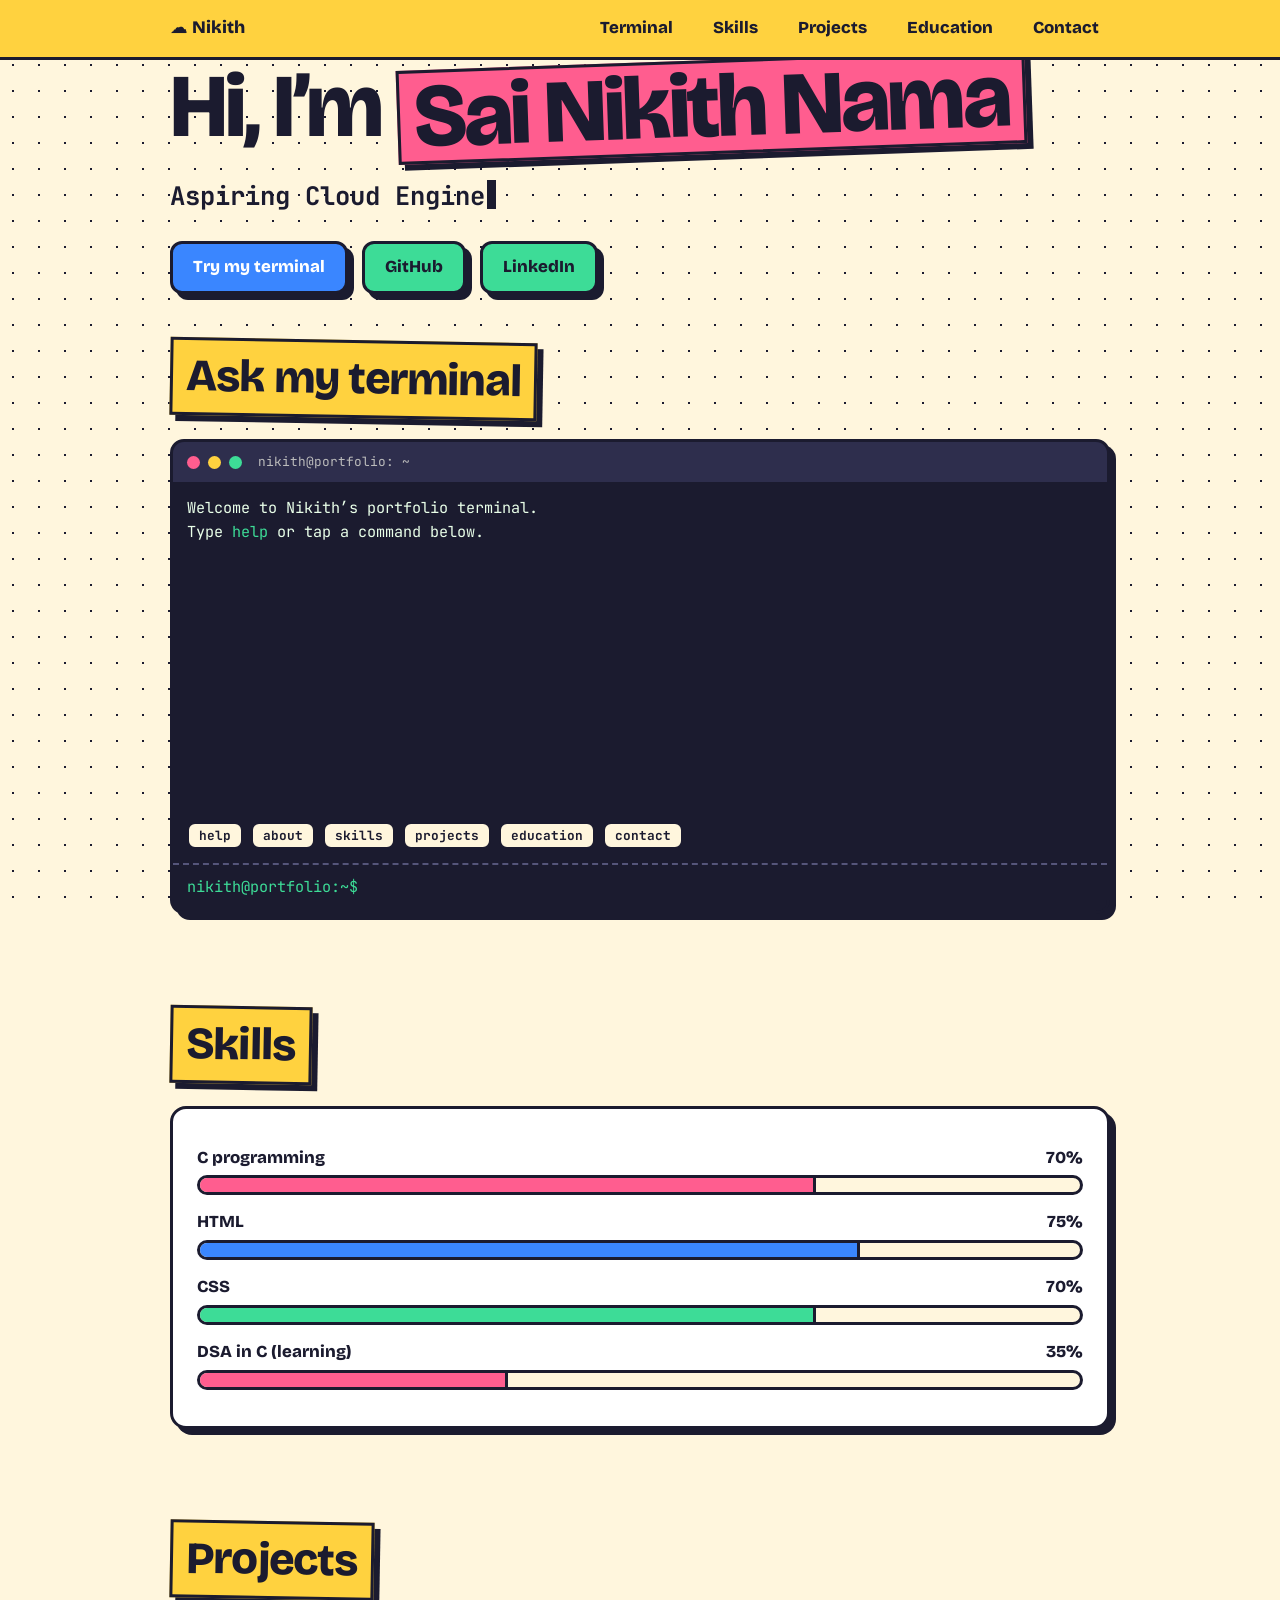
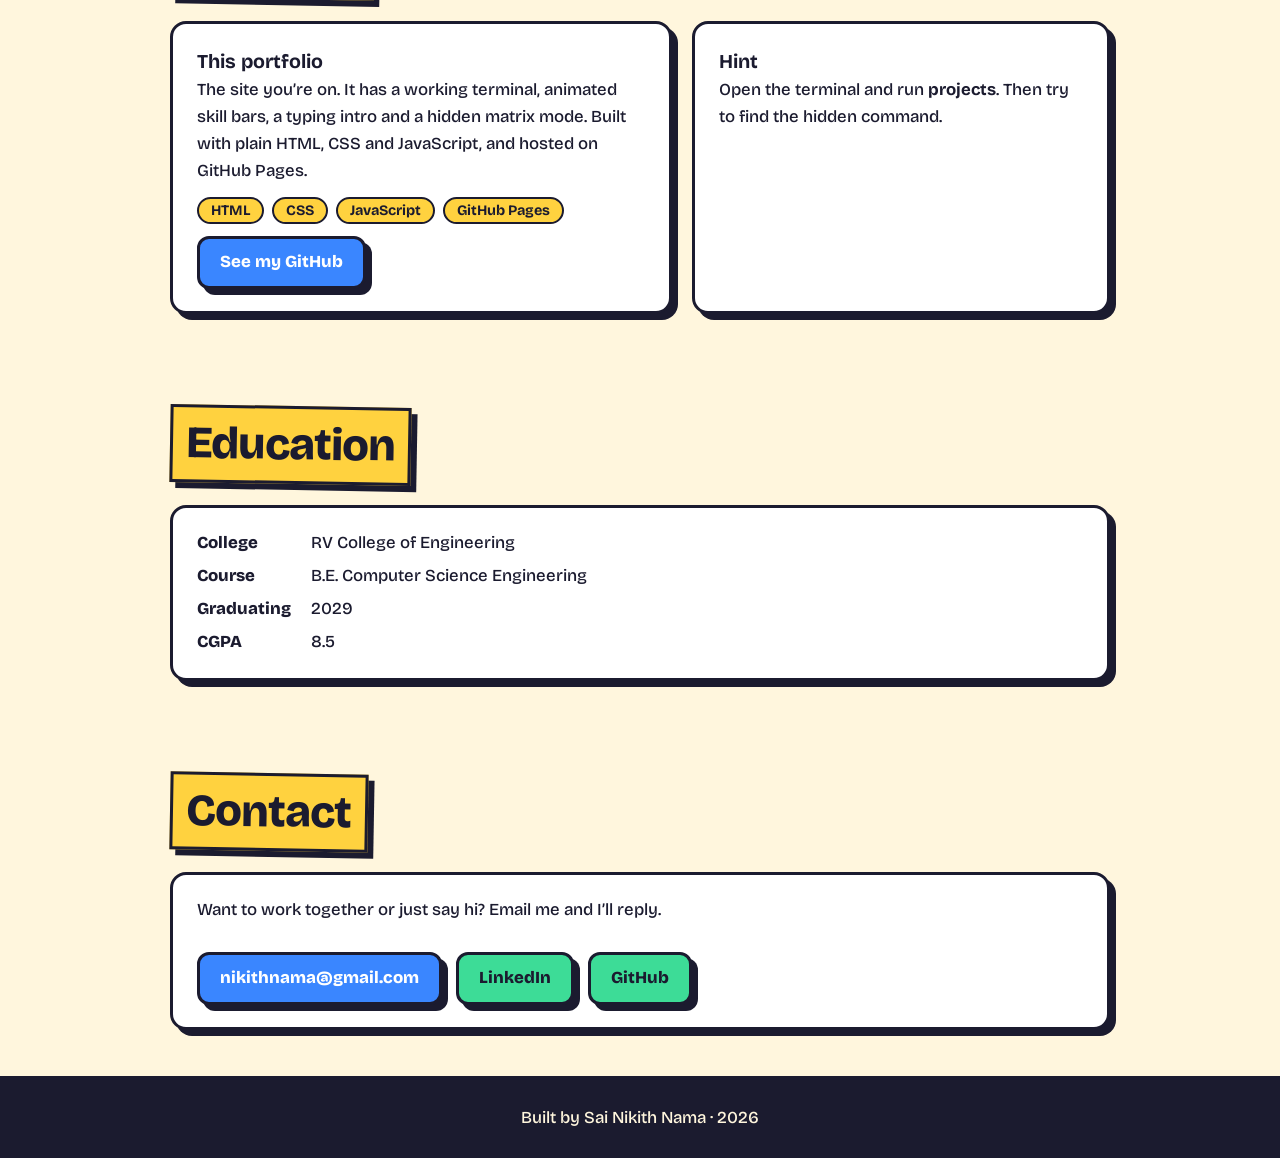
<file: NIKITH_PORTFOLIO/PORTFOLIO.html>
<!DOCTYPE html>
<html lang="en">
<head>
<meta charset="utf-8">
<meta name="viewport" content="width=device-width, initial-scale=1">
<title>Sai Nikith Nama | Aspiring Cloud Engineer</title>
<meta name="description" content="Portfolio of Sai Nikith Nama, B.E. Computer Science student at RV College of Engineering.">
<link rel="icon" href="data:image/svg+xml,<svg xmlns='http://www.w3.org/2000/svg' viewBox='0 0 100 100'><text y='.9em' font-size='90'>☁️</text></svg>">
<link rel="preconnect" href="https://fonts.googleapis.com">
<link rel="preconnect" href="https://fonts.gstatic.com" crossorigin>
<link href="https://fonts.googleapis.com/css2?family=Bricolage+Grotesque:wght@500;800&family=JetBrains+Mono:wght@400;700&display=swap" rel="stylesheet">
<style>
:root{--ink:#1b1b2f;--paper:#fff6dd;--sun:#ffd23f;--pink:#ff5d8f;--blue:#3a86ff;--mint:#3ddc97;--bd:3px solid var(--ink);--sh:6px 6px 0 var(--ink)}
*{box-sizing:border-box;margin:0}
html{scroll-behavior:smooth}
body{background:var(--paper);color:var(--ink);font:500 1.05rem/1.6 "Bricolage Grotesque",system-ui,sans-serif;background-image:radial-gradient(var(--ink) 1px,transparent 1.5px);background-size:26px 26px;background-attachment:fixed}
a{color:inherit}
:focus-visible{outline:4px solid var(--blue);outline-offset:3px}
.wrap{max-width:980px;margin:0 auto;padding:0 20px}
nav{position:sticky;top:0;z-index:5;background:var(--sun);border-bottom:var(--bd)}
nav .wrap{display:flex;gap:6px 18px;flex-wrap:wrap;align-items:center;padding-block:10px}
nav b{margin-right:auto;font-weight:800;font-size:1.1rem}
nav a{text-decoration:none;font-weight:800;padding:2px 8px;border:3px solid transparent;border-radius:8px}
nav a:hover{border-color:var(--ink);background:var(--paper)}
header{padding:56px 0 30px}
h1{font-weight:800;font-size:clamp(2.6rem,8vw,5.6rem);line-height:.98;letter-spacing:-.03em}
h1 span{display:inline-block;background:var(--pink);border:var(--bd);box-shadow:var(--sh);padding:0 .15em;transform:rotate(-2deg)}
.role{margin-top:26px;font:700 clamp(1.1rem,3vw,1.6rem)/1.3 "JetBrains Mono",monospace}
.role i{display:inline-block;width:.6ch;height:1.1em;background:var(--ink);vertical-align:-.15em;margin-left:2px;animation:bl 1s steps(1) infinite}
@keyframes bl{50%{opacity:0}}
.btns{display:flex;gap:14px;flex-wrap:wrap;margin-top:28px}
.btn{display:inline-block;font-weight:800;text-decoration:none;background:var(--blue);color:#fff;border:var(--bd);border-radius:12px;padding:10px 20px;box-shadow:var(--sh);transition:transform .12s,box-shadow .12s}
.btn.alt{background:var(--mint);color:var(--ink)}
.btn:hover{transform:translate(3px,3px);box-shadow:3px 3px 0 var(--ink)}
section{padding:46px 0}
h2{font-weight:800;font-size:clamp(1.9rem,5vw,2.8rem);letter-spacing:-.02em;margin-bottom:22px;display:inline-block;background:var(--sun);border:var(--bd);padding:0 .3em;box-shadow:var(--sh);transform:rotate(1deg)}
.term{background:var(--ink);color:#e9ffe9;border:var(--bd);border-radius:14px;box-shadow:var(--sh);font:400 .95rem/1.55 "JetBrains Mono",monospace;overflow:hidden}
.bar{display:flex;gap:8px;align-items:center;padding:10px 14px;background:#2e2e4d;color:#bbb;font-size:.8rem}
.bar s{width:13px;height:13px;border-radius:50%;background:var(--pink);text-decoration:none}
.bar s:nth-child(2){background:var(--sun)}.bar s:nth-child(3){background:var(--mint)}
.bar em{margin-left:8px;font-style:normal}
#out{height:340px;overflow-y:auto;padding:14px;white-space:pre-wrap;word-break:break-word;cursor:text}
#out .cmd{color:var(--sun)}
#out .hl{color:var(--mint)}
#out a{color:var(--blue);background:#e9ffe9}
.row{display:flex;gap:8px;padding:10px 14px;border-top:2px dashed #55557a}
.row span{color:var(--mint);white-space:nowrap}
#in{flex:1;min-width:0;background:none;border:0;color:inherit;font:inherit;outline:0}
.chips{display:flex;gap:8px;flex-wrap:wrap;padding:0 14px 14px}
.chips button{font:700 .8rem "JetBrains Mono",monospace;background:var(--paper);color:var(--ink);border:2px solid var(--ink);border-radius:8px;padding:3px 10px;cursor:pointer}
.chips button:hover{background:var(--sun)}
.card{background:#fff;border:var(--bd);border-radius:16px;box-shadow:var(--sh);padding:22px 24px}
.skill{margin:14px 0}
.skill div:first-child{display:flex;justify-content:space-between;font-weight:800}
.track{height:20px;border:var(--bd);border-radius:20px;background:var(--paper);overflow:hidden;margin-top:4px}
.fill{height:100%;width:0;background:var(--pink);border-right:var(--bd);transition:width 1.3s cubic-bezier(.2,.9,.3,1.2)}
.skill:nth-child(3n+2) .fill{background:var(--blue)}.skill:nth-child(3n) .fill{background:var(--mint)}
.proj{display:grid;gap:20px;grid-template-columns:1.2fr 1fr}
.tags{display:flex;gap:8px;flex-wrap:wrap;margin:12px 0}
.tags b{border:2px solid var(--ink);border-radius:20px;padding:0 12px;background:var(--sun);font-size:.9rem}
.edu dl{display:grid;grid-template-columns:auto 1fr;gap:6px 20px}
.edu dt{font-weight:800}.edu dd{margin:0}
footer{border-top:var(--bd);background:var(--ink);color:var(--paper);padding:26px 0;text-align:center}
#mx{position:fixed;inset:0;z-index:20;background:#000;display:none;cursor:pointer}
@media(max-width:720px){.proj{grid-template-columns:1fr}#out{height:300px}}
@media(prefers-reduced-motion:reduce){*{transition:none!important;animation:none!important}html{scroll-behavior:auto}}
</style>
</head>
<body>
<nav><div class="wrap"><b>☁️ Nikith</b><a href="#terminal">Terminal</a><a href="#skills">Skills</a><a href="#projects">Projects</a><a href="#education">Education</a><a href="#contact">Contact</a></div></nav>

<header class="wrap">
  <h1>Hi, I’m <span>Sai Nikith Nama</span></h1>
  <p class="role"><span id="type"></span><i></i></p>
  <div class="btns">
    <a class="btn" href="#terminal">Try my terminal</a>
    <a class="btn alt" href="https://github.com/sainikith14" target="_blank" rel="noopener">GitHub</a>
    <a class="btn alt" href="https://www.linkedin.com/in/sai-nikith-nama-6217863b7/" target="_blank" rel="noopener">LinkedIn</a>
  </div>
</header>

<main class="wrap">
<section id="terminal">
  <h2>Ask my terminal</h2>
  <div class="term">
    <div class="bar"><s></s><s></s><s></s><em>nikith@portfolio: ~</em></div>
    <div id="out" role="log" aria-live="polite"></div>
    <div class="chips" id="chips"></div>
    <label class="row"><span>nikith@portfolio:~$</span><input id="in" autocomplete="off" spellcheck="false" aria-label="Type a command"></label>
  </div>
</section>

<section id="skills">
  <h2>Skills</h2>
  <div class="card" id="bars">
    <div class="skill"><div><span>C programming</span><span>70%</span></div><div class="track"><div class="fill" data-w="70"></div></div></div>
    <div class="skill"><div><span>HTML</span><span>75%</span></div><div class="track"><div class="fill" data-w="75"></div></div></div>
    <div class="skill"><div><span>CSS</span><span>70%</span></div><div class="track"><div class="fill" data-w="70"></div></div></div>
    <div class="skill"><div><span>DSA in C (learning)</span><span>35%</span></div><div class="track"><div class="fill" data-w="35"></div></div></div>
  </div>
</section>

<section id="projects">
  <h2>Projects</h2>
  <div class="proj">
    <div class="card">
      <h3>This portfolio</h3>
      <p>The site you’re on. It has a working terminal, animated skill bars, a typing intro and a hidden matrix mode. Built with plain HTML, CSS and JavaScript, and hosted on GitHub Pages.</p>
      <div class="tags"><b>HTML</b><b>CSS</b><b>JavaScript</b><b>GitHub Pages</b></div>
      <a class="btn" href="https://github.com/sainikith14" target="_blank" rel="noopener">See my GitHub</a>
    </div>
    <div class="card"><h3>Hint</h3><p>Open the terminal and run <b>projects</b>. Then try to find the hidden command.</p></div>
  </div>
</section>

<section id="education" class="edu">
  <h2>Education</h2>
  <div class="card"><dl>
    <dt>College</dt><dd>RV College of Engineering</dd>
    <dt>Course</dt><dd>B.E. Computer Science Engineering</dd>
    <dt>Graduating</dt><dd>2029</dd>
    <dt>CGPA</dt><dd>8.5</dd>
  </dl></div>
</section>

<section id="contact">
  <h2>Contact</h2>
  <div class="card">
    <p>Want to work together or just say hi? Email me and I’ll reply.</p>
    <div class="btns">
      <a class="btn" href="mailto:nikithnama@gmail.com">nikithnama@gmail.com</a>
      <a class="btn alt" href="https://www.linkedin.com/in/sai-nikith-nama-6217863b7/" target="_blank" rel="noopener">LinkedIn</a>
      <a class="btn alt" href="https://github.com/sainikith14" target="_blank" rel="noopener">GitHub</a>
    </div>
  </div>
</section>
</main>

<footer>Built by Sai Nikith Nama · 2026</footer>
<canvas id="mx" aria-label="Matrix animation. Click or press Escape to close."></canvas>

<script>
// Typing intro
(function(){
  var el=document.getElementById('type'),words=['Aspiring Cloud Engineer','CSE student at RVCE','Learning DSA in C'],w=0,c=0,del=false;
  if(matchMedia('(prefers-reduced-motion:reduce)').matches){el.textContent=words[0];return}
  (function tick(){
    var s=words[w];c+=del?-1:1;el.textContent=s.slice(0,c);
    var t=del?35:75;
    if(!del&&c===s.length){del=true;t=1400}
    else if(del&&c===0){del=false;w=(w+1)%words.length;t=350}
    setTimeout(tick,t);
  })();
})();

// Skill bars animate when visible
(function(){
  var fills=document.querySelectorAll('.fill');
  function go(){fills.forEach(function(f){f.style.width=f.dataset.w+'%'})}
  if(!('IntersectionObserver' in window)){go();return}
  new IntersectionObserver(function(e,o){if(e[0].isIntersecting){go();o.disconnect()}},{threshold:.3}).observe(document.getElementById('bars'));
})();

// Terminal
(function(){
  var out=document.getElementById('out'),inp=document.getElementById('in'),chips=document.getElementById('chips');
  var hist=[],hi=0;
  var L={
    li:'<a href="https://www.linkedin.com/in/sai-nikith-nama-6217863b7/" target="_blank" rel="noopener">linkedin.com/in/sai-nikith-nama-6217863b7</a>',
    gh:'<a href="https://github.com/sainikith14" target="_blank" rel="noopener">github.com/sainikith14</a>',
    em:'<a href="mailto:nikithnama@gmail.com">nikithnama@gmail.com</a>'
  };
  var C={
    help:function(){return 'Available commands:\n  <span class="hl">about</span>      who I am\n  <span class="hl">skills</span>     what I know\n  <span class="hl">projects</span>   what I built\n  <span class="hl">education</span>  where I study\n  <span class="hl">contact</span>    how to reach me\n  <span class="hl">clear</span>      clean the screen\n  and one hidden command. Try matrix.'},
    about:function(){return 'Name     : Sai Nikith Nama\nCollege  : RV College of Engineering\nCourse   : B.E. Computer Science Engineering (2nd year)\nCGPA     : 8.5\nGoal     : Cloud Engineer'},
    skills:function(){return 'C programming\nHTML\nCSS\nDSA in C (learning)'},
    projects:function(){return '1. This portfolio: HTML, CSS and JavaScript, hosted on GitHub Pages.\n   Terminal, animated skill bars, typing intro and a hidden matrix mode.\nMore projects are on its way. See '+L.gh},
    education:function(){return 'RV College of Engineering\nB.E. Computer Science Engineering, graduating 2029\nCGPA: 8.5'},
    contact:function(){return 'Email   : '+L.em+'\nLinkedIn: '+L.li+'\nGitHub  : '+L.gh},
    clear:function(){out.innerHTML='';return null},
    matrix:function(){matrix();return 'Wake up, Nikith. Click or press Esc to exit.'}
  };
  function esc(s){return s.replace(/[&<>]/g,function(c){return{'&':'&amp;','<':'&lt;','>':'&gt;'}[c]})}
  function print(h){var d=document.createElement('div');d.innerHTML=h;out.appendChild(d);out.scrollTop=out.scrollHeight}
  function run(raw){
    var cmd=raw.trim().toLowerCase();
    if(!cmd)return;
    hist.push(raw);hi=hist.length;
    print('<span class="cmd">$ '+esc(raw)+'</span>');
    if(C[cmd]){var r=C[cmd]();if(r)print(r)}
    else print('Command not found: '+esc(cmd)+'. Type <span class="hl">help</span> to see what works.');
  }
  inp.addEventListener('keydown',function(e){
    if(e.key==='Enter'){run(inp.value);inp.value=''}
    else if(e.key==='ArrowUp'&&hist.length){hi=Math.max(0,hi-1);inp.value=hist[hi];e.preventDefault()}
    else if(e.key==='ArrowDown'){hi=Math.min(hist.length,hi+1);inp.value=hist[hi]||'';e.preventDefault()}
  });
  out.addEventListener('click',function(){inp.focus({preventScroll:true})});
  ['help','about','skills','projects','education','contact'].forEach(function(n){
    var b=document.createElement('button');b.type='button';b.textContent=n;
    b.onclick=function(){run(n);inp.focus({preventScroll:true})};chips.appendChild(b)
  });
  print('Welcome to Nikith’s portfolio terminal.\nType <span class="hl">help</span> or tap a command below.');

  // Matrix easter egg
  var cv=document.getElementById('mx'),timer,stopT;
  function stop(){clearInterval(timer);clearTimeout(stopT);cv.style.display='none'}
  function matrix(){
    var x=cv.getContext('2d');cv.width=innerWidth;cv.height=innerHeight;cv.style.display='block';
    var fs=16,cols=Math.floor(cv.width/fs),drops=[],chars='01アイウエオカキクケコ{}<>/;$#';
    for(var i=0;i<cols;i++)drops[i]=Math.random()*-40;
    clearInterval(timer);clearTimeout(stopT);
    timer=setInterval(function(){
      x.fillStyle='rgba(0,0,0,.08)';x.fillRect(0,0,cv.width,cv.height);
      x.fillStyle='#3ddc97';x.font=fs+'px monospace';
      for(var i=0;i<cols;i++){
        x.fillText(chars[Math.floor(Math.random()*chars.length)],i*fs,drops[i]*fs);
        if(drops[i]*fs>cv.height&&Math.random()>.975)drops[i]=0;
        drops[i]++;
      }
    },45);
    stopT=setTimeout(stop,10000);
  }
  cv.addEventListener('click',stop);
  document.addEventListener('keydown',function(e){if(e.key==='Escape')stop()});
})();
</script>
</body>
</html>
</file>
<file: manjeethPortfolio/style.css>
:root{color-scheme:light;box-sizing:border-box;padding-top:env(safe-area-inset-top,0px);padding-bottom:env(safe-area-inset-bottom,0px)}html{scroll-padding-top:env(safe-area-inset-top,0px)}body{margin:0;padding:0;font:14px -apple-system,BlinkMacSystemFont,sans-serif;background:#fff;color:#000}img{max-width:100%}[hidden]:not([hidden=until-found i]){display:none!important}

/* Extracted from the original HTML */


/* Layout: deep-space mission log. Full-page starfield with shooting stars and warp drive; Constellation hero with an orbiting stack, glass bento about, spotlight project grid filtered by a sensor-to-screen signal path. */
:root{
  --bg:#03040B; --surface:rgba(14,18,40,.58); --surface-solid:#0B0F24; --sunk:rgba(255,255,255,.035);
  --ink:#EEF0FA; --muted:#98A0C0; --line:rgba(150,165,230,.14); --line-strong:rgba(150,165,230,.28);
  --accent:#8C9CFF; --accent-ink:#03040B; --accent-soft:rgba(140,156,255,.14);
  --spark:#FFB547; --spark-soft:rgba(255,181,71,.14); --ok:#43D193;
  --glow-a:rgba(98,76,255,.30); --glow-b:rgba(255,160,70,.13); --glow-c:rgba(40,190,230,.14);
  --shadow:0 20px 60px -24px rgba(0,0,0,.85);
  --f-display:"Bricolage Grotesque","Avenir Next","Segoe UI",system-ui,sans-serif;
  --f-serif:"Instrument Serif",Georgia,"Times New Roman",serif;
  --f-body:"Figtree","Segoe UI",system-ui,-apple-system,sans-serif;
  --f-mono:"JetBrains Mono",ui-monospace,"SF Mono",Menlo,Consolas,monospace;
  --r:18px;
  color-scheme:dark;
}
*{box-sizing:border-box}
html{scroll-behavior:smooth;scroll-padding-top:84px}
body{background:var(--bg);color:var(--ink);font-family:var(--f-body);font-size:16px;line-height:1.6;-webkit-font-smoothing:antialiased;overflow-x:hidden}
body::before{content:"";position:fixed;inset:0 0 auto;height:env(safe-area-inset-top,0px);z-index:60;background:var(--bg)}
a{color:inherit}
button{font:inherit;color:inherit}
::selection{background:var(--accent);color:var(--accent-ink)}
:focus-visible{outline:2px solid var(--spark);outline-offset:3px;border-radius:8px}
.wrap{max-width:1180px;margin:0 auto;padding-left:max(16px,env(safe-area-inset-left,0px));padding-right:max(16px,env(safe-area-inset-right,0px))}
h1,h2,h3{font-family:var(--f-display);text-wrap:balance;margin:0;line-height:1.05}
p{margin:0}
.serif{font-family:var(--f-serif);font-style:italic;font-weight:400;letter-spacing:0}
.eyebrow{font-family:var(--f-mono);font-size:12px;letter-spacing:.1em;text-transform:uppercase;color:var(--muted)}
main,header,footer{position:relative;z-index:1}
main{overflow-x:clip}
header{z-index:50}

/* ambient layers */
.aurora{position:fixed;inset:0;z-index:0;pointer-events:none;overflow:hidden}
.aurora i{position:absolute;border-radius:50%;filter:blur(90px)}
.aurora i:nth-child(1){width:52vw;height:52vw;left:-12vw;top:-18vw;background:var(--glow-a);animation:drift1 22s ease-in-out infinite alternate}
.aurora i:nth-child(2){width:38vw;height:38vw;right:-10vw;top:30vh;background:var(--glow-b);animation:drift2 26s ease-in-out infinite alternate}
.aurora i:nth-child(3){width:46vw;height:46vw;left:30vw;bottom:-22vw;background:var(--glow-c);animation:drift1 30s ease-in-out infinite alternate-reverse}
@keyframes drift1{to{transform:translate(10vw,8vh)}}
@keyframes drift2{to{transform:translate(-8vw,-6vh)}}
.cursor-glow{position:fixed;left:0;top:0;width:520px;height:520px;margin:-260px 0 0 -260px;border-radius:50%;background:radial-gradient(circle,var(--accent-soft),transparent 65%);z-index:0;pointer-events:none;opacity:0;transition:opacity .4s;will-change:transform}
.progress{position:fixed;left:0;right:0;top:env(safe-area-inset-top,0px);height:2px;z-index:70;background:linear-gradient(90deg,var(--accent),var(--spark));transform-origin:left;transform:scaleX(0)}

/* nav */
.nav{position:sticky;top:env(safe-area-inset-top,0px);transition:background .25s,border-color .25s;border-bottom:1px solid transparent}
.nav.scrolled{background:color-mix(in srgb,var(--bg) 72%,transparent);backdrop-filter:saturate(1.5) blur(16px);-webkit-backdrop-filter:saturate(1.5) blur(16px);border-bottom-color:var(--line)}
.nav-in{display:flex;align-items:center;gap:20px;height:68px}
.mark{display:flex;align-items:center;gap:10px;font-family:var(--f-display);font-weight:800;font-size:20px;text-decoration:none;letter-spacing:-.02em}
.mark-dot{width:26px;height:26px;border-radius:50%;background:radial-gradient(circle at 35% 30%,#fff 0 6%,var(--accent) 32%,#1b2468 100%);box-shadow:0 0 18px var(--glow-a)}
.mark span{color:var(--spark)}
.links{display:flex;gap:2px;margin-left:auto;padding:4px;border:1px solid var(--line);border-radius:999px;background:var(--surface);backdrop-filter:blur(12px);-webkit-backdrop-filter:blur(12px)}
.links a{text-decoration:none;font-weight:500;font-size:14px;color:var(--muted);padding:6px 14px;border-radius:999px;transition:color .15s,background .15s}
.links a:hover{color:var(--ink)}
.links a.on{color:var(--accent-ink);background:var(--accent)}
.nav-actions{display:flex;gap:8px;align-items:center}
.icon-btn,.kbd-btn{display:inline-flex;align-items:center;gap:8px;height:40px;border:1px solid var(--line);background:var(--surface);backdrop-filter:blur(12px);-webkit-backdrop-filter:blur(12px);border-radius:999px;cursor:pointer;padding:0 14px;font-size:14px;color:var(--muted);transition:border-color .15s,color .15s}
.icon-btn{width:40px;justify-content:center;padding:0;flex:none}
.icon-btn:hover,.kbd-btn:hover{border-color:var(--accent);color:var(--ink)}
.warp-btn{color:var(--spark);border-color:color-mix(in srgb,var(--spark) 40%,transparent)}
.warp-btn:hover{border-color:var(--spark);color:var(--spark);box-shadow:0 0 20px -4px var(--spark)}
kbd{font-family:var(--f-mono);font-size:11px;border:1px solid var(--line-strong);border-bottom-width:2px;border-radius:5px;padding:1px 6px;background:var(--sunk);color:var(--ink)}
@media (max-width:900px){.links{display:none}.nav-actions{margin-left:auto}.kbd-btn span{display:none}}

/* hero */
.hero{position:relative;padding-block:48px 56px}
#sky{position:fixed;inset:0;width:100%;height:100%;z-index:0;pointer-events:none}
body.warping main{filter:blur(.6px)}
.hero .wrap{position:relative}
.hero-grid{display:grid;grid-template-columns:minmax(0,1.35fr) minmax(0,.85fr);gap:40px;align-items:center}
@media (max-width:960px){.hero-grid{grid-template-columns:1fr}}
.status{display:inline-flex;align-items:center;gap:10px;padding:7px 16px 7px 12px;border:1px solid var(--line);border-radius:999px;background:var(--surface);backdrop-filter:blur(12px);-webkit-backdrop-filter:blur(12px);font-size:14px;font-weight:500}
.pulse{width:9px;height:9px;border-radius:50%;background:var(--ok);animation:pulse 2s infinite;flex:none}
@keyframes pulse{0%{box-shadow:0 0 0 0 color-mix(in srgb,var(--ok) 60%,transparent)}70%,100%{box-shadow:0 0 0 10px transparent}}
.hello{margin-top:26px;font-family:var(--f-serif);font-style:italic;font-size:clamp(22px,2.6vw,30px);color:var(--muted)}
.name{font-size:clamp(44px,7.4vw,108px);font-weight:600;letter-spacing:-.04em;line-height:.92;margin-top:4px;user-select:none;cursor:default}
.name .line{display:block;white-space:nowrap}
.name .ch{display:inline-block;transition:font-variation-settings .3s ease-out,transform .3s;font-variation-settings:"wght" 600,"opsz" 96}
.name .line:last-child{background:linear-gradient(100deg,var(--ink) 15%,var(--accent) 60%,var(--spark) 95%);-webkit-background-clip:text;background-clip:text;color:transparent;padding-bottom:.08em}
.name .s{color:var(--spark)}
.role{font-family:var(--f-display);font-size:clamp(20px,2.6vw,28px);font-weight:500;margin-top:22px;letter-spacing:-.01em}
.rotor-wrap{display:inline-flex;align-items:center;color:var(--accent);white-space:nowrap}
.rotor{display:inline-block}
.rotor.out{animation:out .25s forwards}.rotor.in{animation:in .3s}
@keyframes out{to{opacity:0;transform:translateY(-.4em);filter:blur(4px)}}
@keyframes in{from{opacity:0;transform:translateY(.4em);filter:blur(4px)}}
.caret{display:inline-block;width:3px;height:.95em;background:var(--spark);margin-left:5px;border-radius:2px;animation:blink 1s steps(1) infinite}
@keyframes blink{50%{opacity:0}}
.meta{display:flex;flex-wrap:wrap;gap:8px;margin-top:22px}
.meta span{display:inline-flex;align-items:center;gap:7px;font-size:14px;color:var(--muted);padding:6px 12px;border:1px solid var(--line);border-radius:10px;background:var(--sunk)}
.meta svg{width:15px;height:15px;flex:none;color:var(--accent)}
.cta-row{display:flex;flex-wrap:wrap;gap:12px;margin-top:30px}
.btn{position:relative;display:inline-flex;align-items:center;gap:8px;height:50px;padding:0 24px;border-radius:999px;border:1px solid var(--line-strong);background:var(--surface);backdrop-filter:blur(12px);-webkit-backdrop-filter:blur(12px);text-decoration:none;font-weight:600;font-size:15px;cursor:pointer;transition:transform .2s,border-color .2s,box-shadow .2s}
.btn:hover{border-color:var(--accent)}
.btn.primary{background:linear-gradient(135deg,var(--accent),color-mix(in srgb,var(--accent) 55%,var(--spark)));color:var(--accent-ink);border-color:transparent;box-shadow:0 10px 30px -10px var(--accent)}
.btn.primary:hover{box-shadow:0 14px 40px -8px var(--accent)}
.btn svg{width:18px;height:18px;flex:none}

/* orbit */
.orbit{position:relative;width:min(430px,100%);aspect-ratio:1;max-width:100%;margin-inline:auto}
.ring{position:absolute;border:1px dashed var(--line-strong);border-radius:50%;animation:spin var(--t) linear infinite}
.ring.r1{inset:27%}.ring.r2{inset:16%;animation-direction:reverse}.ring.r3{inset:6%}
.sat{position:absolute;inset:0;transform:rotate(var(--a))}
.sat span{position:absolute;left:50%;top:0;display:block;transform:translate(-50%,-50%)}
.sat b{display:block;font-family:var(--f-mono);font-size:12px;font-weight:500;padding:5px 11px;border-radius:999px;background:var(--surface-solid);border:1px solid var(--line-strong);white-space:nowrap;animation:counter var(--t) linear infinite;box-shadow:0 6px 18px -8px rgba(0,0,0,.5)}
.ring.r2 .sat b{animation-name:counter-rev}
.sat b.hot{border-color:var(--spark);color:var(--spark)}
.sat b.craft{padding:5px;display:grid;place-items:center;border-color:var(--accent);color:var(--accent)}
.sat b.craft svg{width:16px;height:16px}
@keyframes spin{to{transform:rotate(360deg)}}
@keyframes counter{from{transform:rotate(calc(var(--a) * -1))}to{transform:rotate(calc(var(--a) * -1 - 360deg))}}
@keyframes counter-rev{from{transform:rotate(calc(var(--a) * -1))}to{transform:rotate(calc(var(--a) * -1 + 360deg))}}
.ring.r2 .sat b{animation-direction:normal}
.planet{position:absolute;inset:36%;border-radius:50%;display:grid;place-items:center;text-align:center;background:radial-gradient(circle at 32% 28%,#C9D1FF 0%,#6F82FF 34%,#1A2360 100%);box-shadow:0 0 70px var(--glow-a),inset -14px -18px 40px rgba(0,0,0,.35);color:#fff}
.planet::after{content:"";position:absolute;inset:40% -34%;border-radius:50%;border:2px solid rgba(255,190,120,.6);border-top-color:rgba(255,190,120,.08);transform:rotate(-16deg);box-shadow:0 0 14px rgba(255,170,90,.25),inset 0 0 10px rgba(255,170,90,.2);pointer-events:none}
.planet>div{position:relative;z-index:1}
.planet strong{font-family:var(--f-display);font-weight:800;font-size:clamp(28px,4vw,44px);letter-spacing:-.04em;line-height:1}
.planet small{display:block;font-family:var(--f-mono);font-size:10px;letter-spacing:.12em;text-transform:uppercase;opacity:.85;margin-top:4px}
@media (max-width:960px){.orbit{width:min(360px,100%)}}

/* stats */
.stats{display:grid;grid-template-columns:repeat(4,minmax(0,1fr));gap:12px;margin-top:52px}
.stat{padding:20px 22px;border:1px solid var(--line);border-radius:var(--r);background:var(--surface);backdrop-filter:blur(14px);-webkit-backdrop-filter:blur(14px);min-width:0;transition:border-color .2s,transform .2s}
.stat:hover{border-color:var(--line-strong);transform:translateY(-3px)}
.stat b{display:block;font-family:var(--f-display);font-size:clamp(30px,4vw,44px);font-weight:700;letter-spacing:-.03em;line-height:1.05;font-variant-numeric:tabular-nums}
.stat b em{font-style:normal;color:var(--spark)}
.stat span{font-size:14px;color:var(--muted)}
@media (max-width:760px){.stats{grid-template-columns:repeat(2,minmax(0,1fr))}}

/* marquee */
.marquee{position:relative;z-index:1;border-block:1px solid var(--line);background:var(--sunk);overflow:hidden;padding-block:16px;-webkit-mask-image:linear-gradient(90deg,transparent,#000 10%,#000 90%,transparent);mask-image:linear-gradient(90deg,transparent,#000 10%,#000 90%,transparent)}
.marquee-track{display:flex;gap:40px;width:max-content;animation:scroll 40s linear infinite}
.marquee:hover .marquee-track{animation-play-state:paused}
.marquee-track span{display:inline-flex;align-items:center;gap:40px;font-family:var(--f-display);font-size:22px;font-weight:500;color:var(--muted);white-space:nowrap}
.marquee-track span::after{content:"";width:7px;height:7px;border-radius:50%;background:var(--spark);opacity:.8}
.marquee-track span:nth-child(3n+2){font-family:var(--f-serif);font-style:italic;color:var(--ink);font-size:24px}
@keyframes scroll{to{transform:translateX(-50%)}}

/* sections */
section.block{padding-block:88px}
.sec-head{display:flex;flex-wrap:wrap;align-items:end;justify-content:space-between;gap:16px 40px;margin-bottom:36px}
.sec-head h2{font-size:clamp(36px,5.6vw,64px);font-weight:700;letter-spacing:-.035em}
.sec-head h2 .serif{color:var(--accent);font-size:1.08em}
.sec-head p{color:var(--muted);max-width:44ch}
.sec-head .eyebrow{display:flex;align-items:center;gap:10px;margin-bottom:12px;color:var(--spark)}
.sec-head .eyebrow::before{content:"";width:22px;height:1px;background:var(--spark)}

/* glass + spotlight */
.glass{position:relative;background:var(--surface);border:1px solid var(--line);border-radius:var(--r);backdrop-filter:blur(16px);-webkit-backdrop-filter:blur(16px)}
.spot{overflow:hidden}
.spot::before{content:"";position:absolute;inset:0;border-radius:inherit;background:radial-gradient(420px circle at var(--mx,-600px) var(--my,-600px),var(--accent-soft),transparent 45%);pointer-events:none}
.spot::after{content:"";position:absolute;inset:0;border-radius:inherit;padding:1px;background:radial-gradient(260px circle at var(--mx,-600px) var(--my,-600px),var(--accent),transparent 60%);-webkit-mask:linear-gradient(#000 0 0) content-box,linear-gradient(#000 0 0);-webkit-mask-composite:xor;mask:linear-gradient(#000 0 0) content-box exclude,linear-gradient(#000 0 0);pointer-events:none}
.spot>*{position:relative;z-index:1}

/* about bento */
.bento{display:grid;grid-template-columns:repeat(6,minmax(0,1fr));gap:14px}
.tile{padding:26px;min-width:0}
.t-lede{grid-column:span 4;grid-row:span 2;display:flex;flex-direction:column;justify-content:space-between;gap:24px}
.t-place,.t-fact{grid-column:span 2}
.t-proof,.t-why,.t-off,.t-now{grid-column:span 3}
@media (max-width:900px){.bento{grid-template-columns:repeat(2,minmax(0,1fr))}.t-lede,.t-proof,.t-why,.t-off,.t-now{grid-column:1/-1}.t-place,.t-fact{grid-column:span 1}}
@media (max-width:600px){.bento{grid-template-columns:1fr}.t-place,.t-fact{grid-column:1/-1}}
.lede{font-family:var(--f-display);font-size:clamp(26px,3.4vw,40px);font-weight:500;line-height:1.18;letter-spacing:-.02em}
.lede .serif{color:var(--spark);font-size:1.08em}
.tile h3{font-family:var(--f-mono);font-size:12px;letter-spacing:.1em;text-transform:uppercase;color:var(--accent);font-weight:500;margin-bottom:10px}
.tile p.dim{color:var(--muted)}
.t-lede p.body{color:var(--muted);font-size:17px;max-width:60ch}
.place-name{font-family:var(--f-display);font-size:22px;font-weight:600}
.place-time{font-family:var(--f-display);font-size:44px;font-weight:700;letter-spacing:-.03em;line-height:1;margin-top:10px;font-variant-numeric:tabular-nums}
.place-time small{font-size:16px;color:var(--muted);font-weight:500;margin-left:6px;letter-spacing:0}
.place-sub{font-size:14px;color:var(--muted);margin-top:8px}
.place-map{position:absolute;right:-34px;bottom:-34px;width:150px;height:150px;border-radius:50%;border:1px dashed var(--line-strong);pointer-events:none;z-index:0!important}
.place-map::before{content:"";position:absolute;inset:25%;border-radius:50%;border:1px dashed var(--line-strong)}
.place-map::after{content:"";position:absolute;left:calc(50% - 5px);top:calc(50% - 5px);width:10px;height:10px;border-radius:50%;background:var(--spark);box-shadow:0 0 0 6px var(--spark-soft)}
.t-fact p{min-height:4.8em}
.t-fact p.swap{animation:in .35s}
.fact-top{display:flex;justify-content:space-between;align-items:center;margin-bottom:10px}
.fact-top h3{margin:0}
.link-btn{background:none;border:0;padding:4px 0;cursor:pointer;font-weight:600;font-size:14px;color:var(--accent);display:inline-flex;gap:6px;align-items:center}
.link-btn:hover{text-decoration:underline;text-underline-offset:3px}
.proof-list{list-style:none;margin:0;padding:0;display:grid;gap:14px}
.proof-list li{display:grid;grid-template-columns:92px minmax(0,1fr);gap:14px;align-items:baseline}
.proof-list b{font-family:var(--f-display);font-size:28px;font-weight:700;letter-spacing:-.02em;font-variant-numeric:tabular-nums}
.proof-list span{color:var(--muted);font-size:15px}
.quote{font-family:var(--f-serif);font-style:italic;font-size:clamp(24px,2.6vw,30px);line-height:1.25}
.quote::before{content:"\201C";color:var(--spark)}
.quote::after{content:"\201D";color:var(--spark)}
.now-list{display:flex;flex-wrap:wrap;gap:8px;margin-top:12px}
.now-list button{border:1px solid var(--line-strong);background:var(--sunk);border-radius:10px;padding:8px 12px;cursor:pointer;font-size:14px;font-weight:500;display:inline-flex;align-items:center;gap:8px;transition:border-color .15s,color .15s}
.now-list button::before{content:"";width:7px;height:7px;border-radius:50%;background:var(--spark)}
.now-list button:hover{border-color:var(--accent);color:var(--accent)}

/* signal path */
.path{margin-bottom:26px;padding:22px}
.path-label{display:flex;justify-content:space-between;align-items:baseline;gap:12px;flex-wrap:wrap;margin-bottom:16px}
.path-label p{font-size:14px;color:var(--muted)}
.track-scroll{overflow-x:auto;padding:4px 2px 8px;scrollbar-width:thin}
.track{position:relative;display:grid;grid-template-columns:repeat(5,minmax(140px,1fr));gap:14px;min-width:760px}
.track::before{content:"";position:absolute;left:5%;right:5%;top:50%;height:2px;background:repeating-linear-gradient(90deg,var(--line-strong) 0 8px,transparent 8px 14px)}
.packet{position:absolute;top:calc(50% - 5px);left:5%;width:10px;height:10px;border-radius:50%;background:var(--spark);box-shadow:0 0 14px var(--spark),0 0 0 5px var(--spark-soft);z-index:1;animation:travel 5s cubic-bezier(.6,0,.4,1) infinite}
@keyframes travel{to{left:calc(95% - 10px)}}
.node{position:relative;z-index:2;text-align:left;background:var(--surface-solid);border:1px solid var(--line);border-radius:14px;padding:14px 16px;cursor:pointer;transition:border-color .2s,transform .2s,background .2s,box-shadow .2s}
.node:hover{border-color:var(--accent);transform:translateY(-3px)}
.node[aria-pressed="true"]{background:var(--accent);border-color:var(--accent);color:var(--accent-ink);box-shadow:0 10px 30px -10px var(--accent)}
.node .step{font-family:var(--f-mono);font-size:11px;color:var(--spark);letter-spacing:.08em}
.node strong{display:block;font-family:var(--f-display);font-size:19px;font-weight:600;margin-top:2px}
.node small{display:block;color:var(--muted);font-size:13px;line-height:1.4}
.node .count{position:absolute;top:12px;right:14px;font-family:var(--f-mono);font-size:12px;color:var(--muted)}
.node[aria-pressed="true"] .step,.node[aria-pressed="true"] small,.node[aria-pressed="true"] .count{color:inherit;opacity:.8}

/* work */
.filters{display:flex;flex-wrap:wrap;gap:8px;margin-bottom:14px}
.chip{border:1px solid var(--line);background:var(--surface);border-radius:999px;padding:8px 16px;font-size:14px;font-weight:500;cursor:pointer;transition:all .2s;color:var(--muted)}
.chip:hover{color:var(--ink);border-color:var(--line-strong)}
.chip[aria-pressed="true"]{background:var(--ink);color:var(--bg);border-color:var(--ink)}
.filter-note{min-height:28px;font-size:14px;color:var(--muted);display:flex;gap:12px;align-items:center;flex-wrap:wrap;margin-bottom:20px}
.filter-note b{color:var(--ink);font-weight:600}
.grid{display:grid;grid-template-columns:repeat(3,minmax(0,1fr));gap:16px}
@media (max-width:1000px){.grid{grid-template-columns:repeat(2,minmax(0,1fr))}}
@media (max-width:640px){.grid{grid-template-columns:1fr}}
.card{display:flex;flex-direction:column;gap:12px;text-align:left;padding:22px;cursor:pointer;min-width:0;transition:transform .25s cubic-bezier(.2,.8,.2,1),border-color .25s,box-shadow .25s,opacity .3s,filter .3s}
.card:hover{box-shadow:var(--shadow)}
.card.dim{opacity:.28;filter:grayscale(.6)}
.card.dim:hover{opacity:.6}
.card-top{display:flex;justify-content:space-between;align-items:center;gap:8px}
.kind{font-family:var(--f-mono);font-size:11px;letter-spacing:.08em;text-transform:uppercase;color:var(--muted)}
.pill{font-size:12px;font-weight:600;padding:3px 10px;border-radius:999px;white-space:nowrap}
.pill.live{background:color-mix(in srgb,var(--ok) 16%,transparent);color:var(--ok)}
.pill.wip{background:var(--spark-soft);color:var(--spark)}
.card h3{font-size:23px;font-weight:600;letter-spacing:-.02em;line-height:1.15}
.card p{color:var(--muted);font-size:15px;line-height:1.5}
.metric{font-family:var(--f-display);font-weight:700;font-size:34px;letter-spacing:-.03em;margin-top:auto;line-height:1.1;background:linear-gradient(100deg,var(--accent),var(--spark));-webkit-background-clip:text;background-clip:text;color:transparent;padding-top:6px;width:fit-content}
.metric-l{font-size:13px;font-weight:500;color:var(--muted);margin-top:-8px}
.stack{display:flex;flex-wrap:wrap;gap:6px}
.stack span{font-family:var(--f-mono);font-size:12px;padding:3px 8px;border-radius:6px;background:var(--sunk);border:1px solid var(--line);color:var(--ink)}
.more{font-size:14px;font-weight:600;display:flex;align-items:center;gap:6px;border-top:1px solid var(--line);padding-top:14px;color:var(--muted);transition:color .2s}
.card:hover .more{color:var(--accent)}
.more i{font-style:normal;transition:transform .25s}
.card:hover .more i{transform:translateX(5px)}

/* dialog */
dialog{border:1px solid var(--line-strong);border-radius:22px;padding:0;background:var(--surface-solid);color:var(--ink);width:min(740px,calc(100vw - 32px));max-height:calc(100dvh - 48px);box-shadow:0 40px 100px -20px rgba(0,0,0,.6)}
dialog::backdrop{background:rgba(4,6,14,.6);backdrop-filter:blur(6px)}
dialog[open]{animation:pop .25s cubic-bezier(.2,.8,.2,1)}
@keyframes pop{from{opacity:0;transform:translateY(16px) scale(.97)}}
.d-hero{padding:28px 28px 22px;background:radial-gradient(500px 200px at 0% 0%,var(--accent-soft),transparent),radial-gradient(400px 200px at 100% 0%,var(--spark-soft),transparent);border-bottom:1px solid var(--line)}
.d-body{padding:4px 28px 28px}
.d-head{display:flex;justify-content:space-between;gap:16px;align-items:start}
.d-head h3{font-size:clamp(28px,4.4vw,40px);font-weight:700;letter-spacing:-.03em;margin-top:6px}
.d-tag{color:var(--muted);font-size:17px;margin-top:8px}
.d-meta{display:flex;flex-wrap:wrap;gap:8px;margin-top:16px;align-items:center}
.d-sec{margin-top:24px}
.d-sec h4{margin:0 0 10px;font-family:var(--f-mono);font-size:12px;letter-spacing:.1em;text-transform:uppercase;color:var(--accent);font-weight:500}
.d-sec ul{margin:0;padding:0;list-style:none;display:grid;gap:10px}
.d-sec li{position:relative;padding-left:24px}
.d-sec li::before{content:"";position:absolute;left:2px;top:.55em;width:8px;height:8px;border-radius:50%;border:2px solid var(--spark)}
.outcome{margin-top:24px;padding:18px 20px;border-radius:14px;background:var(--accent-soft);border:1px solid var(--line);display:flex;gap:18px;align-items:center;flex-wrap:wrap}
.outcome b{font-family:var(--f-display);font-size:32px;line-height:1.1;background:linear-gradient(100deg,var(--accent),var(--spark));-webkit-background-clip:text;background-clip:text;color:transparent}
.d-nav{display:flex;justify-content:space-between;gap:10px;margin-top:26px;padding-top:18px;border-top:1px solid var(--line);flex-wrap:wrap}

/* skills */
.skill-grid{display:grid;grid-template-columns:repeat(2,minmax(0,1fr));gap:14px}
@media (max-width:780px){.skill-grid{grid-template-columns:1fr}}
.sk{padding:24px;min-width:0}
.sk.feature{grid-column:1/-1;display:grid;grid-template-columns:minmax(0,1.1fr) minmax(0,1fr);gap:36px;background:linear-gradient(135deg,color-mix(in srgb,var(--accent) 18%,var(--surface-solid)),var(--surface-solid) 60%,color-mix(in srgb,var(--spark) 10%,var(--surface-solid)));border-color:var(--line-strong)}
@media (max-width:780px){.sk.feature{grid-template-columns:1fr}}
.sk.feature h3{font-size:clamp(28px,3.4vw,38px);margin-top:8px;letter-spacing:-.03em}
.sk.feature h3 .serif{color:var(--spark)}
.sk.feature p{color:var(--muted);margin-top:12px;max-width:52ch}
.sk h3{font-size:20px;font-weight:600}
.sk-list{display:flex;flex-wrap:wrap;gap:8px;margin-top:16px}
.skill{display:inline-flex;align-items:center;gap:8px;border:1px solid var(--line);border-radius:10px;padding:7px 12px;background:var(--sunk);font-size:14px;font-weight:500;cursor:pointer;transition:all .2s}
.skill:hover{border-color:var(--accent);color:var(--accent);transform:translateY(-2px)}
.skill .n{font-family:var(--f-mono);font-size:11px;color:var(--muted)}
.level{display:grid;gap:16px;align-content:center}
.lv-row{display:grid;grid-template-columns:110px minmax(0,1fr) 100px;gap:14px;align-items:center;font-size:14px;font-weight:500}
.bar{height:8px;border-radius:9px;background:var(--sunk);border:1px solid var(--line);overflow:hidden}
.bar i{display:block;height:100%;background:linear-gradient(90deg,var(--accent),var(--spark));border-radius:9px;transform-origin:left;animation:grow 1.4s cubic-bezier(.2,.8,.2,1)}
@keyframes grow{from{transform:scaleX(0)}}
.lv-row em{font-style:normal;font-family:var(--f-mono);font-size:11px;color:var(--muted);text-align:right}
@media (max-width:460px){.lv-row{grid-template-columns:90px minmax(0,1fr)}.lv-row em{display:none}}

/* journey */
.timeline{list-style:none;margin:0;padding:0;display:grid;position:relative}
.timeline::before{content:"";position:absolute;left:105px;top:10px;bottom:10px;width:2px;background:linear-gradient(var(--accent),var(--spark),transparent)}
.tl{display:grid;grid-template-columns:88px minmax(0,1fr);gap:40px;padding-bottom:16px;position:relative}
.tl:last-child{padding-bottom:0}
.tl time{font-family:var(--f-mono);font-size:13px;color:var(--muted);text-align:right;padding-top:22px}
.tl::after{content:"";position:absolute;left:99px;top:24px;width:14px;height:14px;border-radius:50%;background:var(--bg);border:2px solid var(--accent)}
.tl.now::after{background:var(--accent);box-shadow:0 0 0 6px var(--accent-soft),0 0 20px var(--accent)}
.tl.next::after{border-style:dashed;border-color:var(--spark)}
.tl .glass{padding:18px 22px;transition:border-color .2s,transform .2s;min-width:0}
.tl .glass:hover{border-color:var(--line-strong);transform:translateX(4px)}
.tl h3{font-size:21px;font-weight:600;letter-spacing:-.015em}
.tl p{color:var(--muted);margin-top:4px;max-width:66ch}
@media (max-width:600px){.timeline::before{left:7px}.tl{grid-template-columns:1fr;gap:6px;padding-left:30px}.tl time{text-align:left;padding-top:0}.tl::after{left:1px;top:3px}}

/* contact */
.contact{padding:clamp(28px,5vw,60px);display:grid;grid-template-columns:minmax(0,1.05fr) minmax(0,1fr);gap:44px;overflow:hidden;background:radial-gradient(600px 300px at 0% 0%,var(--glow-a),transparent 70%),radial-gradient(500px 300px at 100% 100%,var(--glow-b),transparent 70%),var(--surface);border-color:var(--line-strong)}
.contact>*{position:relative;min-width:0}
@media (max-width:880px){.contact{grid-template-columns:1fr}}
.contact h2{font-size:clamp(40px,6.4vw,76px);font-weight:700;letter-spacing:-.04em;margin-top:22px}
.contact h2 .serif{color:var(--spark)}
.contact .sub{color:var(--muted);margin-top:16px;font-size:17px;max-width:44ch}
.email-row{display:flex;align-items:center;gap:10px;flex-wrap:wrap;margin-top:30px;padding:10px 10px 10px 18px;border:1px solid var(--line-strong);border-radius:16px;background:var(--sunk)}
.email-row code{font-family:var(--f-mono);font-size:15px;user-select:all;overflow-wrap:anywhere;flex:1;min-width:0}
.btn.sm{height:42px;padding:0 18px;font-size:14px}
.social{display:flex;flex-wrap:wrap;gap:10px;margin-top:16px}
.social .btn{height:46px}
.composer{padding:24px;border-radius:20px;background:var(--surface-solid);border:1px solid var(--line)}
.composer label{display:block;font-family:var(--f-mono);font-size:12px;letter-spacing:.1em;text-transform:uppercase;color:var(--muted);margin-bottom:10px}
.topics{display:flex;flex-wrap:wrap;gap:8px;margin-bottom:18px}
.topic{border:1px solid var(--line-strong);background:transparent;border-radius:999px;padding:7px 14px;font-size:14px;cursor:pointer;transition:all .2s}
.topic:hover{border-color:var(--accent)}
.topic[aria-pressed="true"]{background:var(--spark);border-color:var(--spark);color:#1a1205;font-weight:600}
.composer input,.composer textarea{width:100%;font:inherit;font-size:15px;color:var(--ink);background:var(--sunk);border:1px solid var(--line-strong);border-radius:12px;padding:11px 13px;margin-bottom:16px;resize:vertical;transition:border-color .2s}
.composer input:focus,.composer textarea:focus{outline:none;border-color:var(--accent)}
.composer .row{display:flex;gap:10px;flex-wrap:wrap}
.hint{font-size:13px;color:var(--muted);margin-top:12px}

footer{padding-block:40px 52px;color:var(--muted);font-size:14px}
.foot{display:flex;flex-wrap:wrap;justify-content:space-between;gap:12px;border-top:1px solid var(--line);padding-top:24px}

/* palette */
#palette{width:min(580px,calc(100vw - 32px));margin-top:12vh}
.p-search{display:flex;align-items:center;gap:10px;padding:16px 18px;border-bottom:1px solid var(--line)}
.p-search input{flex:1;min-width:0;border:0;background:transparent;font:inherit;font-size:17px;color:var(--ink);outline:none}
.p-list{list-style:none;margin:0;padding:8px;max-height:min(380px,60dvh);overflow:auto}
.p-list li{display:flex;justify-content:space-between;align-items:center;gap:12px;padding:11px 12px;border-radius:10px;cursor:pointer;font-size:15px}
.p-list li small{color:var(--muted);font-family:var(--f-mono);font-size:11px;text-transform:uppercase;letter-spacing:.08em}
.p-list li.sel{background:var(--accent-soft)}
.p-list li.sel small{color:var(--accent)}
.p-empty{padding:18px;color:var(--muted);text-align:center}
.p-foot{display:flex;gap:14px;padding:10px 18px;border-top:1px solid var(--line);font-size:12px;color:var(--muted);flex-wrap:wrap}

.toast{position:fixed;left:50%;bottom:calc(24px + env(safe-area-inset-bottom,0px));transform:translate(-50%,30px);opacity:0;background:var(--surface-solid);border:1px solid var(--line-strong);color:var(--ink);padding:12px 18px;border-radius:14px;font-size:15px;font-weight:500;z-index:200;transition:all .3s cubic-bezier(.2,.8,.2,1);pointer-events:none;max-width:calc(100vw - 32px);box-shadow:var(--shadow)}
.toast.show{opacity:1;transform:translate(-50%,0)}
#confetti{position:fixed;inset:0;pointer-events:none;z-index:150}

@media (prefers-reduced-motion:reduce){
  *,*::before,*::after{animation:none!important;transition:none!important}
  html{scroll-behavior:auto}
}
</file>
